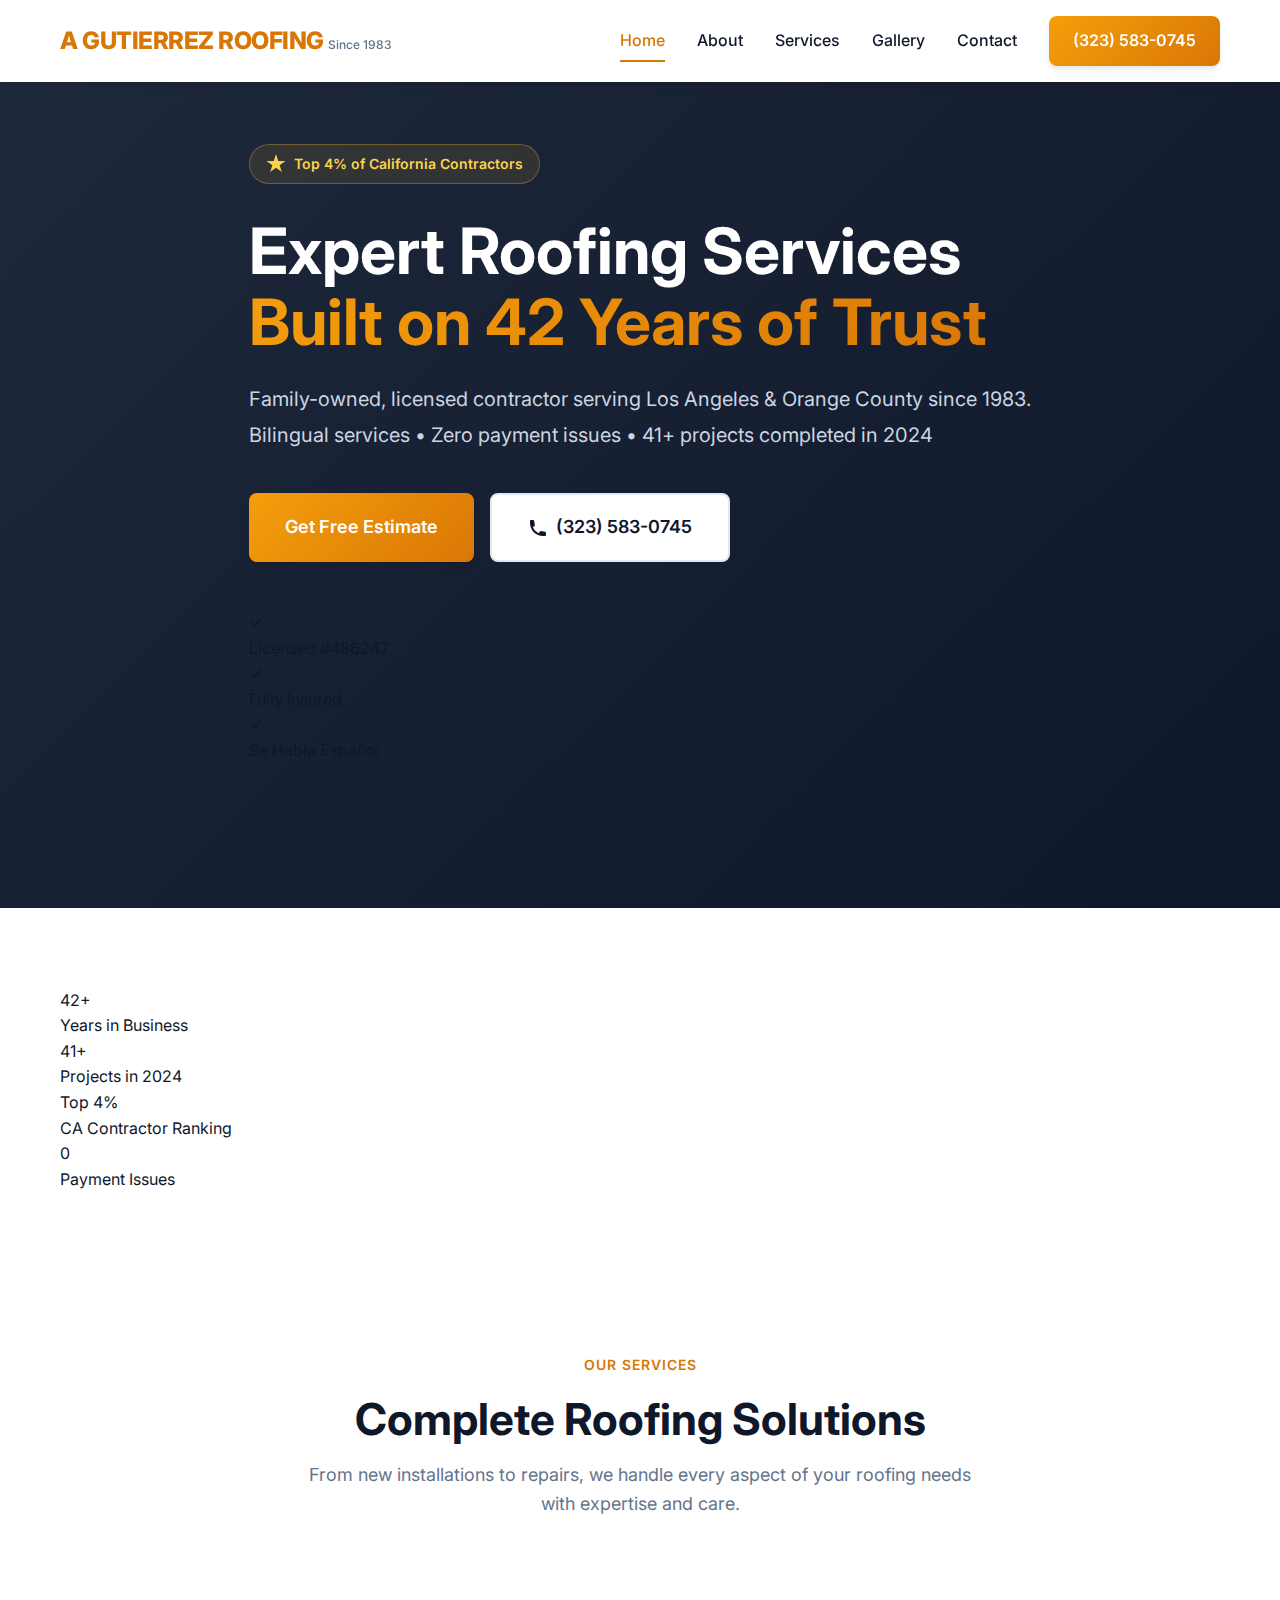
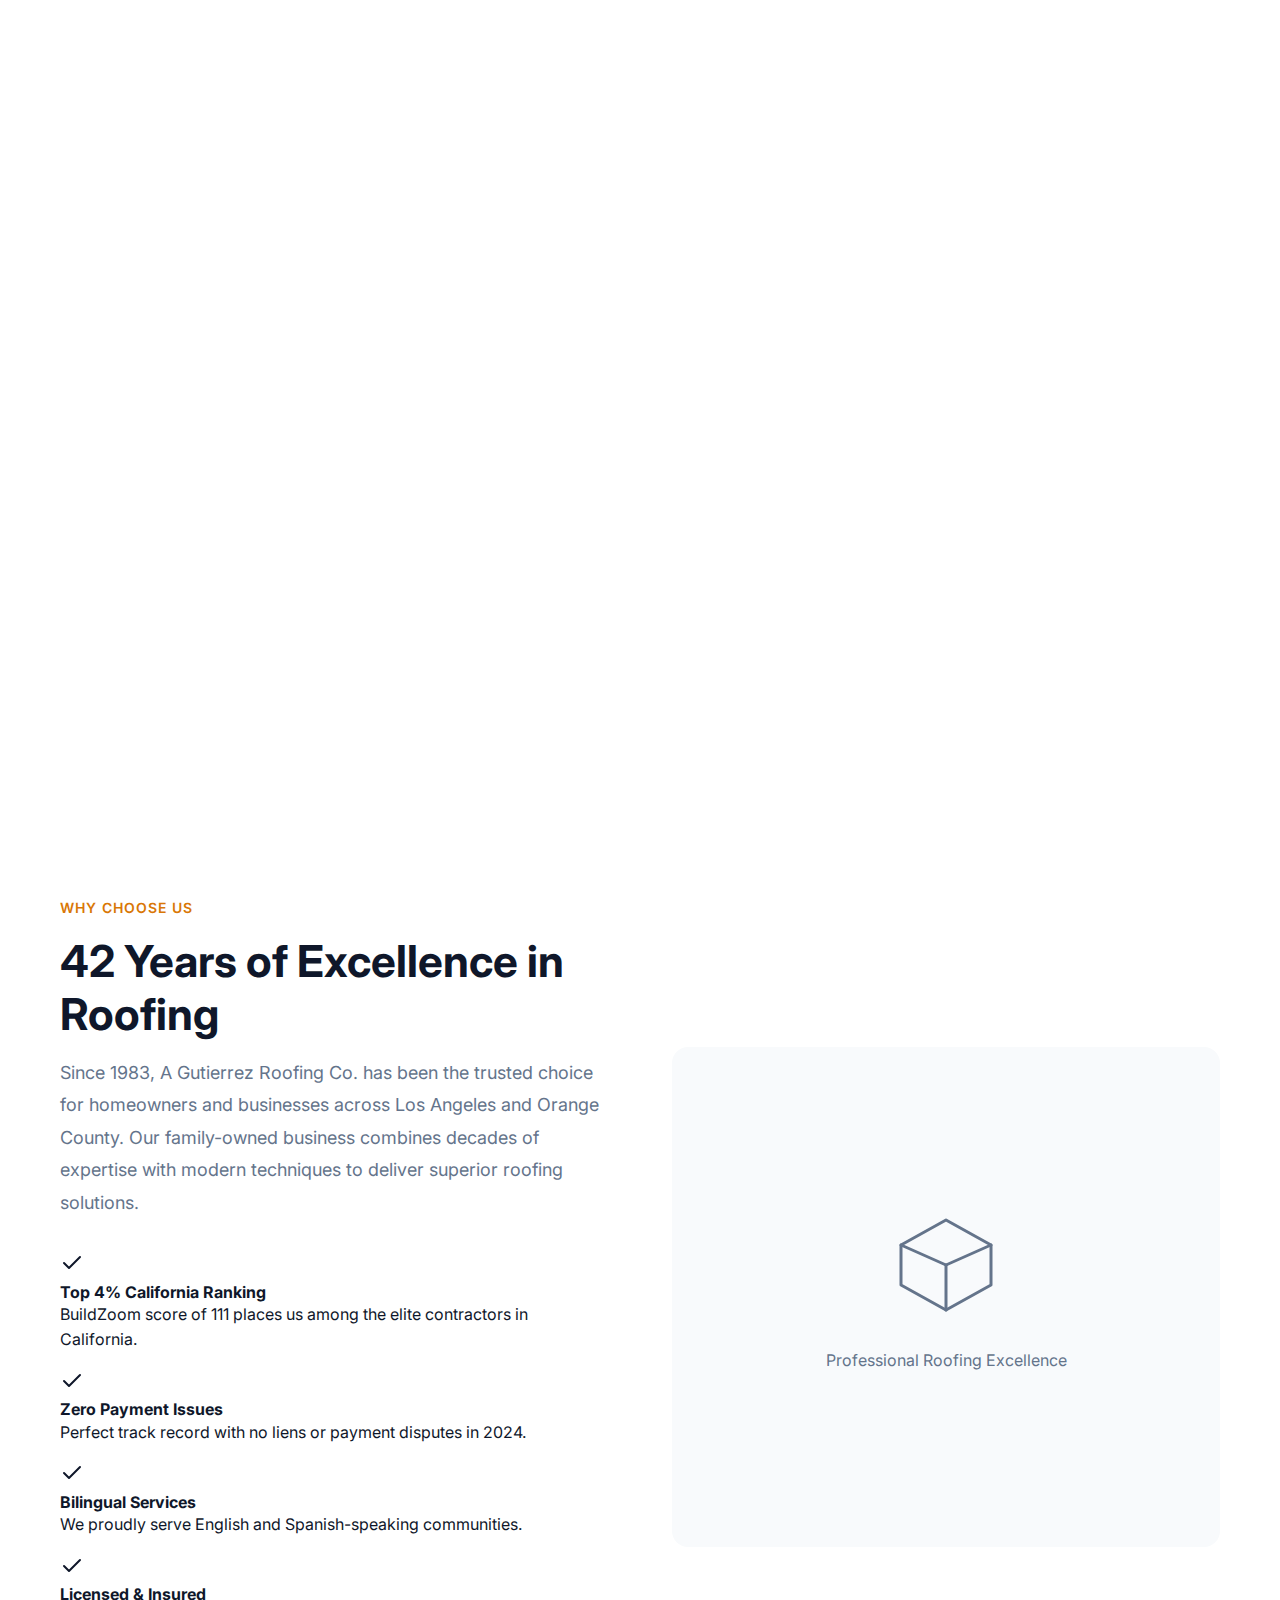
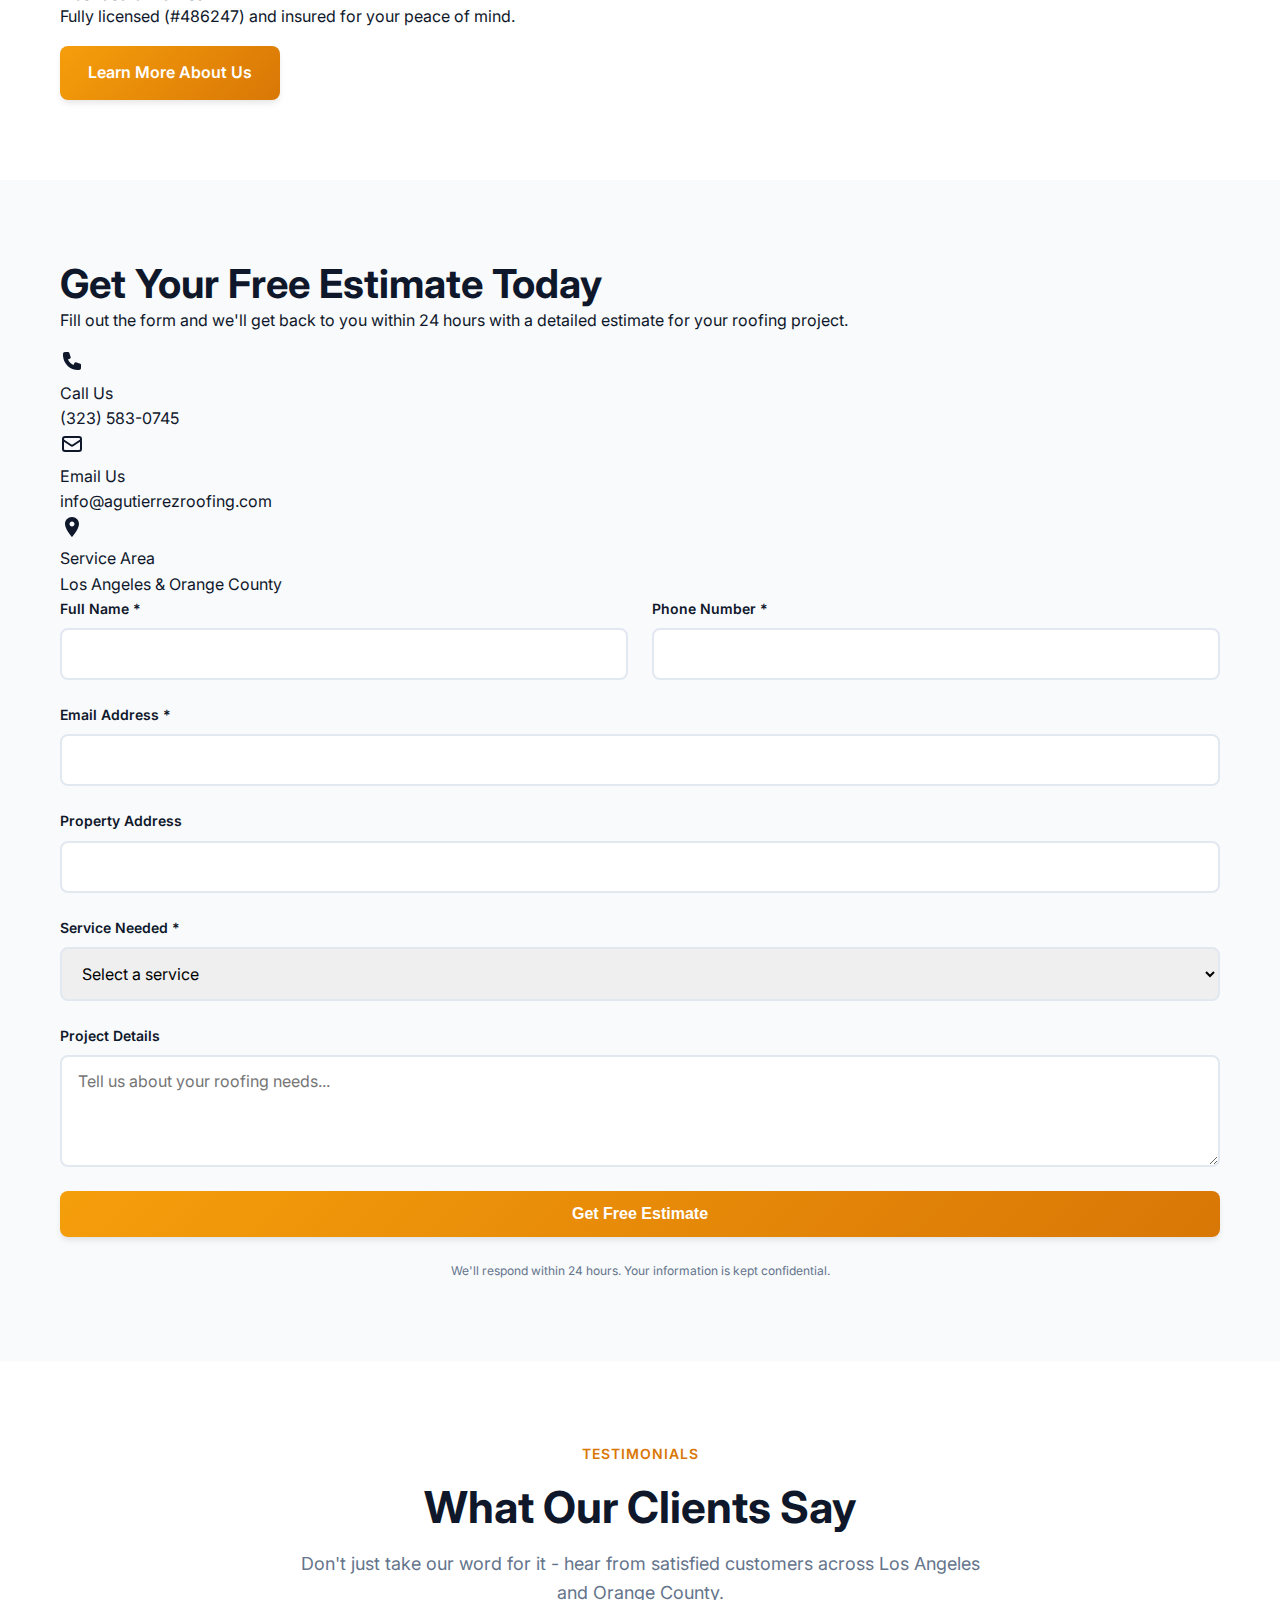
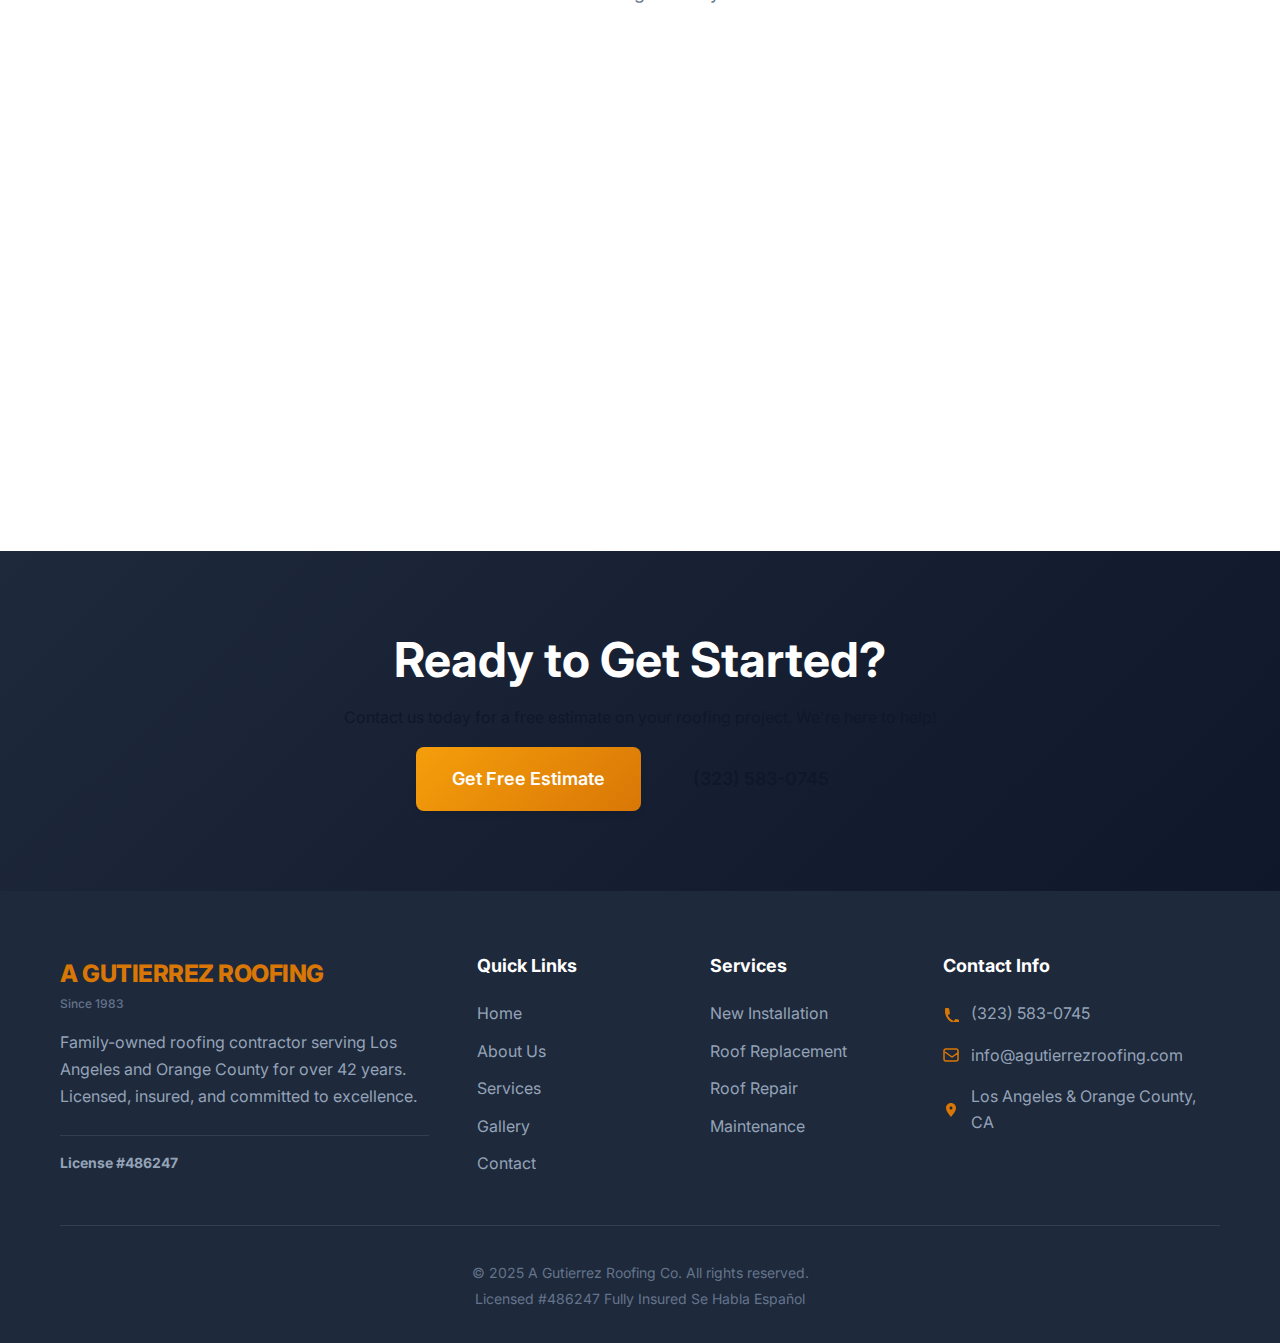
<file: index.html>
<!DOCTYPE html>
<html lang="en">
<head>
    <meta charset="UTF-8">
    <meta name="viewport" content="width=device-width, initial-scale=1.0">
    <meta name="description" content="A Gutierrez Roofing Co. - Top 4% California contractor serving Los Angeles & Orange County since 1983. Licensed, family-owned, bilingual roofing services.">
    <title>A Gutierrez Roofing Co. | Expert Roofing Since 1983 | Los Angeles & Orange County</title>
    <link rel="stylesheet" href="css/styles.css">
    <link rel="preconnect" href="https://fonts.googleapis.com">
    <link rel="preconnect" href="https://fonts.gstatic.com" crossorigin>
    <link href="https://fonts.googleapis.com/css2?family=Inter:wght@300;400;500;600;700;800&family=Playfair+Display:wght@600;700;800&display=swap" rel="stylesheet">
</head>
<body>
    <!-- Navigation -->
    <nav class="navbar" id="navbar">
        <div class="container">
            <div class="nav-wrapper">
                <div class="logo">
                    <a href="index.html">
                        <span class="logo-text">A GUTIERREZ ROOFING</span>
                        <span class="logo-subtext">Since 1983</span>
                    </a>
                </div>
                <div class="nav-menu" id="navMenu">
                    <a href="index.html" class="nav-link active">Home</a>
                    <a href="about.html" class="nav-link">About</a>
                    <a href="services.html" class="nav-link">Services</a>
                    <a href="gallery.html" class="nav-link">Gallery</a>
                    <a href="contact.html" class="nav-link">Contact</a>
                    <a href="tel:3235830745" class="nav-phone">(323) 583-0745</a>
                </div>
                <div class="nav-toggle" id="navToggle">
                    <span></span>
                    <span></span>
                    <span></span>
                </div>
            </div>
        </div>
    </nav>

    <!-- Hero Section -->
    <section class="hero">
        <div class="hero-overlay"></div>
        <div class="container">
            <div class="hero-content">
                <div class="hero-badge">
                    <svg width="20" height="20" viewBox="0 0 20 20" fill="none" xmlns="http://www.w3.org/2000/svg">
                        <path d="M10 0L12.2451 6.90983H19.5106L13.6327 11.1803L15.8779 18.0902L10 13.8197L4.12215 18.0902L6.36729 11.1803L0.489435 6.90983H7.75486L10 0Z" fill="currentColor"/>
                    </svg>
                    Top 4% of California Contractors
                </div>
                <h1 class="hero-title">
                    Expert Roofing Services<br>
                    <span class="gradient-text">Built on 42 Years of Trust</span>
                </h1>
                <p class="hero-subtitle">
                    Family-owned, licensed contractor serving Los Angeles & Orange County since 1983.<br>
                    Bilingual services • Zero payment issues • 41+ projects completed in 2024
                </p>
                <div class="hero-cta">
                    <a href="#quote-form" class="btn btn-primary btn-lg">Get Free Estimate</a>
                    <a href="tel:3235830745" class="btn btn-secondary btn-lg">
                        <svg width="20" height="20" viewBox="0 0 20 20" fill="none" xmlns="http://www.w3.org/2000/svg">
                            <path d="M2 3C2 2.44772 2.44772 2 3 2H5.15287C5.64171 2 6.0589 2.35341 6.13927 2.8356L6.87858 7.27147C6.95075 7.70451 6.73206 8.13397 6.3394 8.3303L4.79126 9.10437C5.90756 11.8783 8.12168 14.0924 10.8956 15.2087L11.6697 13.6606C11.866 13.2679 12.2955 13.0492 12.7285 13.1214L17.1644 13.8607C17.6466 13.9411 18 14.3583 18 14.8471V17C18 17.5523 17.5523 18 17 18H15C7.8203 18 2 12.1797 2 5V3Z" fill="currentColor"/>
                        </svg>
                        (323) 583-0745
                    </a>
                </div>
                <div class="hero-trust">
                    <div class="trust-item">
                        <div class="trust-icon">✓</div>
                        <span>Licensed #486247</span>
                    </div>
                    <div class="trust-item">
                        <div class="trust-icon">✓</div>
                        <span>Fully Insured</span>
                    </div>
                    <div class="trust-item">
                        <div class="trust-icon">✓</div>
                        <span>Se Habla Español</span>
                    </div>
                </div>
            </div>
        </div>
    </section>

    <!-- Stats Section -->
    <section class="stats-section">
        <div class="container">
            <div class="stats-grid">
                <div class="stat-card">
                    <div class="stat-number">42+</div>
                    <div class="stat-label">Years in Business</div>
                </div>
                <div class="stat-card">
                    <div class="stat-number">41+</div>
                    <div class="stat-label">Projects in 2024</div>
                </div>
                <div class="stat-card">
                    <div class="stat-number">Top 4%</div>
                    <div class="stat-label">CA Contractor Ranking</div>
                </div>
                <div class="stat-card">
                    <div class="stat-number">0</div>
                    <div class="stat-label">Payment Issues</div>
                </div>
            </div>
        </div>
    </section>

    <!-- Services Overview -->
    <section class="services-overview">
        <div class="container">
            <div class="section-header">
                <span class="section-label">Our Services</span>
                <h2 class="section-title">Complete Roofing Solutions</h2>
                <p class="section-subtitle">From new installations to repairs, we handle every aspect of your roofing needs with expertise and care.</p>
            </div>
            <div class="services-grid">
                <div class="service-card">
                    <div class="service-icon">
                        <svg width="48" height="48" viewBox="0 0 48 48" fill="none" xmlns="http://www.w3.org/2000/svg">
                            <path d="M24 4L44 16V32L24 44L4 32V16L24 4Z" stroke="currentColor" stroke-width="2" stroke-linecap="round" stroke-linejoin="round"/>
                            <path d="M24 24V44" stroke="currentColor" stroke-width="2" stroke-linecap="round" stroke-linejoin="round"/>
                            <path d="M24 24L44 16" stroke="currentColor" stroke-width="2" stroke-linecap="round" stroke-linejoin="round"/>
                            <path d="M24 24L4 16" stroke="currentColor" stroke-width="2" stroke-linecap="round" stroke-linejoin="round"/>
                        </svg>
                    </div>
                    <h3 class="service-title">New Roof Installation</h3>
                    <p class="service-description">Expert installation of residential and commercial roofing systems with premium materials and craftsmanship.</p>
                    <a href="services.html#new-installation" class="service-link">Learn More →</a>
                </div>
                <div class="service-card">
                    <div class="service-icon">
                        <svg width="48" height="48" viewBox="0 0 48 48" fill="none" xmlns="http://www.w3.org/2000/svg">
                            <path d="M8 24L24 8L40 24" stroke="currentColor" stroke-width="2" stroke-linecap="round" stroke-linejoin="round"/>
                            <path d="M12 20V40H36V20" stroke="currentColor" stroke-width="2" stroke-linecap="round" stroke-linejoin="round"/>
                            <path d="M20 40V28H28V40" stroke="currentColor" stroke-width="2" stroke-linecap="round" stroke-linejoin="round"/>
                        </svg>
                    </div>
                    <h3 class="service-title">Roof Replacement</h3>
                    <p class="service-description">Complete reroof services to extend your roof's life and improve your property's value and protection.</p>
                    <a href="services.html#replacement" class="service-link">Learn More →</a>
                </div>
                <div class="service-card">
                    <div class="service-icon">
                        <svg width="48" height="48" viewBox="0 0 48 48" fill="none" xmlns="http://www.w3.org/2000/svg">
                            <path d="M24 4L44 16L24 28L4 16L24 4Z" stroke="currentColor" stroke-width="2" stroke-linecap="round" stroke-linejoin="round"/>
                            <path d="M4 32L24 44L44 32" stroke="currentColor" stroke-width="2" stroke-linecap="round" stroke-linejoin="round"/>
                            <path d="M4 24L24 36L44 24" stroke="currentColor" stroke-width="2" stroke-linecap="round" stroke-linejoin="round"/>
                        </svg>
                    </div>
                    <h3 class="service-title">Roof Repair</h3>
                    <p class="service-description">Fast, reliable repairs for leaks, damage, and wear. We fix it right the first time, guaranteed.</p>
                    <a href="services.html#repair" class="service-link">Learn More →</a>
                </div>
                <div class="service-card">
                    <div class="service-icon">
                        <svg width="48" height="48" viewBox="0 0 48 48" fill="none" xmlns="http://www.w3.org/2000/svg">
                            <circle cx="24" cy="24" r="20" stroke="currentColor" stroke-width="2"/>
                            <path d="M24 14V24L30 30" stroke="currentColor" stroke-width="2" stroke-linecap="round"/>
                        </svg>
                    </div>
                    <h3 class="service-title">Maintenance</h3>
                    <p class="service-description">Regular inspections and preventive maintenance to catch issues early and extend your roof's lifespan.</p>
                    <a href="services.html#maintenance" class="service-link">Learn More →</a>
                </div>
            </div>
        </div>
    </section>

    <!-- Why Choose Us -->
    <section class="why-choose">
        <div class="container">
            <div class="why-choose-grid">
                <div class="why-choose-content">
                    <span class="section-label">Why Choose Us</span>
                    <h2 class="section-title">42 Years of Excellence in Roofing</h2>
                    <p class="why-choose-text">Since 1983, A Gutierrez Roofing Co. has been the trusted choice for homeowners and businesses across Los Angeles and Orange County. Our family-owned business combines decades of expertise with modern techniques to deliver superior roofing solutions.</p>
                    
                    <div class="features-list">
                        <div class="feature-item">
                            <div class="feature-icon">
                                <svg width="24" height="24" viewBox="0 0 24 24" fill="none" xmlns="http://www.w3.org/2000/svg">
                                    <path d="M20 6L9 17L4 12" stroke="currentColor" stroke-width="2" stroke-linecap="round" stroke-linejoin="round"/>
                                </svg>
                            </div>
                            <div class="feature-content">
                                <h4>Top 4% California Ranking</h4>
                                <p>BuildZoom score of 111 places us among the elite contractors in California.</p>
                            </div>
                        </div>
                        <div class="feature-item">
                            <div class="feature-icon">
                                <svg width="24" height="24" viewBox="0 0 24 24" fill="none" xmlns="http://www.w3.org/2000/svg">
                                    <path d="M20 6L9 17L4 12" stroke="currentColor" stroke-width="2" stroke-linecap="round" stroke-linejoin="round"/>
                                </svg>
                            </div>
                            <div class="feature-content">
                                <h4>Zero Payment Issues</h4>
                                <p>Perfect track record with no liens or payment disputes in 2024.</p>
                            </div>
                        </div>
                        <div class="feature-item">
                            <div class="feature-icon">
                                <svg width="24" height="24" viewBox="0 0 24 24" fill="none" xmlns="http://www.w3.org/2000/svg">
                                    <path d="M20 6L9 17L4 12" stroke="currentColor" stroke-width="2" stroke-linecap="round" stroke-linejoin="round"/>
                                </svg>
                            </div>
                            <div class="feature-content">
                                <h4>Bilingual Services</h4>
                                <p>We proudly serve English and Spanish-speaking communities.</p>
                            </div>
                        </div>
                        <div class="feature-item">
                            <div class="feature-icon">
                                <svg width="24" height="24" viewBox="0 0 24 24" fill="none" xmlns="http://www.w3.org/2000/svg">
                                    <path d="M20 6L9 17L4 12" stroke="currentColor" stroke-width="2" stroke-linecap="round" stroke-linejoin="round"/>
                                </svg>
                            </div>
                            <div class="feature-content">
                                <h4>Licensed & Insured</h4>
                                <p>Fully licensed (#486247) and insured for your peace of mind.</p>
                            </div>
                        </div>
                    </div>

                    <a href="about.html" class="btn btn-primary">Learn More About Us</a>
                </div>
                <div class="why-choose-image">
                    <div class="image-placeholder">
                        <div class="placeholder-content">
                            <svg width="80" height="80" viewBox="0 0 80 80" fill="none" xmlns="http://www.w3.org/2000/svg">
                                <path d="M40 10L70 26.6667V53.3333L40 70L10 53.3333V26.6667L40 10Z" stroke="currentColor" stroke-width="2" stroke-linecap="round" stroke-linejoin="round"/>
                                <path d="M40 40V70" stroke="currentColor" stroke-width="2" stroke-linecap="round" stroke-linejoin="round"/>
                                <path d="M40 40L70 26.6667" stroke="currentColor" stroke-width="2" stroke-linecap="round" stroke-linejoin="round"/>
                                <path d="M40 40L10 26.6667" stroke="currentColor" stroke-width="2" stroke-linecap="round" stroke-linejoin="round"/>
                            </svg>
                            <p>Professional Roofing Excellence</p>
                        </div>
                    </div>
                </div>
            </div>
        </div>
    </section>

    <!-- Quote Form Section -->
    <section class="quote-section" id="quote-form">
        <div class="container">
            <div class="quote-wrapper">
                <div class="quote-info">
                    <h2 class="quote-title">Get Your Free Estimate Today</h2>
                    <p class="quote-description">Fill out the form and we'll get back to you within 24 hours with a detailed estimate for your roofing project.</p>
                    
                    <div class="contact-methods">
                        <div class="contact-method">
                            <div class="contact-icon">
                                <svg width="24" height="24" viewBox="0 0 24 24" fill="none" xmlns="http://www.w3.org/2000/svg">
                                    <path d="M3 5C3 3.89543 3.89543 3 5 3H8.27924C8.70967 3 9.09181 3.27543 9.22792 3.68377L10.7257 8.17721C10.8831 8.64932 10.6694 9.16531 10.2243 9.38787L7.96701 10.5165C9.06925 12.9612 11.0388 14.9308 13.4835 16.033L14.6121 13.7757C14.8347 13.3306 15.3507 13.1169 15.8228 13.2743L20.3162 14.7721C20.7246 14.9082 21 15.2903 21 15.7208V19C21 20.1046 20.1046 21 19 21H18C9.71573 21 3 14.2843 3 6V5Z" fill="currentColor"/>
                                </svg>
                            </div>
                            <div class="contact-details">
                                <div class="contact-label">Call Us</div>
                                <a href="tel:3235830745" class="contact-value">(323) 583-0745</a>
                            </div>
                        </div>
                        <div class="contact-method">
                            <div class="contact-icon">
                                <svg width="24" height="24" viewBox="0 0 24 24" fill="none" xmlns="http://www.w3.org/2000/svg">
                                    <path d="M3 8L10.89 13.26C11.5417 13.6728 12.4583 13.6728 13.11 13.26L21 8M5 19H19C20.1046 19 21 18.1046 21 17V7C21 5.89543 20.1046 5 19 5H5C3.89543 5 3 5.89543 3 7V17C3 18.1046 3.89543 19 5 19Z" stroke="currentColor" stroke-width="2" stroke-linecap="round" stroke-linejoin="round"/>
                                </svg>
                            </div>
                            <div class="contact-details">
                                <div class="contact-label">Email Us</div>
                                <a href="mailto:info@agutierrezroofing.com" class="contact-value">info@agutierrezroofing.com</a>
                            </div>
                        </div>
                        <div class="contact-method">
                            <div class="contact-icon">
                                <svg width="24" height="24" viewBox="0 0 24 24" fill="none" xmlns="http://www.w3.org/2000/svg">
                                    <path d="M12 2C8.13 2 5 5.13 5 9C5 14.25 12 22 12 22C12 22 19 14.25 19 9C19 5.13 15.87 2 12 2ZM12 11.5C10.62 11.5 9.5 10.38 9.5 9C9.5 7.62 10.62 6.5 12 6.5C13.38 6.5 14.5 7.62 14.5 9C14.5 10.38 13.38 11.5 12 11.5Z" fill="currentColor"/>
                                </svg>
                            </div>
                            <div class="contact-details">
                                <div class="contact-label">Service Area</div>
                                <div class="contact-value">Los Angeles & Orange County</div>
                            </div>
                        </div>
                    </div>
                </div>
                
                <form class="quote-form" id="quoteForm">
                    <div class="form-row">
                        <div class="form-group">
                            <label for="name">Full Name *</label>
                            <input type="text" id="name" name="name" required>
                        </div>
                        <div class="form-group">
                            <label for="phone">Phone Number *</label>
                            <input type="tel" id="phone" name="phone" required>
                        </div>
                    </div>
                    <div class="form-group">
                        <label for="email">Email Address *</label>
                        <input type="email" id="email" name="email" required>
                    </div>
                    <div class="form-group">
                        <label for="address">Property Address</label>
                        <input type="text" id="address" name="address">
                    </div>
                    <div class="form-group">
                        <label for="service">Service Needed *</label>
                        <select id="service" name="service" required>
                            <option value="">Select a service</option>
                            <option value="new-installation">New Roof Installation</option>
                            <option value="replacement">Roof Replacement</option>
                            <option value="repair">Roof Repair</option>
                            <option value="maintenance">Maintenance</option>
                            <option value="inspection">Inspection</option>
                            <option value="other">Other</option>
                        </select>
                    </div>
                    <div class="form-group">
                        <label for="message">Project Details</label>
                        <textarea id="message" name="message" rows="4" placeholder="Tell us about your roofing needs..."></textarea>
                    </div>
                    <button type="submit" class="btn btn-primary btn-block">Get Free Estimate</button>
                    <p class="form-note">We'll respond within 24 hours. Your information is kept confidential.</p>
                </form>
            </div>
        </div>
    </section>

    <!-- Testimonials -->
    <section class="testimonials">
        <div class="container">
            <div class="section-header">
                <span class="section-label">Testimonials</span>
                <h2 class="section-title">What Our Clients Say</h2>
                <p class="section-subtitle">Don't just take our word for it - hear from satisfied customers across Los Angeles and Orange County.</p>
            </div>
            <div class="testimonials-grid">
                <div class="testimonial-card">
                    <div class="testimonial-rating">
                        <svg width="20" height="20" viewBox="0 0 20 20" fill="currentColor">
                            <path d="M10 0L12.2451 6.90983H19.5106L13.6327 11.1803L15.8779 18.0902L10 13.8197L4.12215 18.0902L6.36729 11.1803L0.489435 6.90983H7.75486L10 0Z"/>
                        </svg>
                        <svg width="20" height="20" viewBox="0 0 20 20" fill="currentColor">
                            <path d="M10 0L12.2451 6.90983H19.5106L13.6327 11.1803L15.8779 18.0902L10 13.8197L4.12215 18.0902L6.36729 11.1803L0.489435 6.90983H7.75486L10 0Z"/>
                        </svg>
                        <svg width="20" height="20" viewBox="0 0 20 20" fill="currentColor">
                            <path d="M10 0L12.2451 6.90983H19.5106L13.6327 11.1803L15.8779 18.0902L10 13.8197L4.12215 18.0902L6.36729 11.1803L0.489435 6.90983H7.75486L10 0Z"/>
                        </svg>
                        <svg width="20" height="20" viewBox="0 0 20 20" fill="currentColor">
                            <path d="M10 0L12.2451 6.90983H19.5106L13.6327 11.1803L15.8779 18.0902L10 13.8197L4.12215 18.0902L6.36729 11.1803L0.489435 6.90983H7.75486L10 0Z"/>
                        </svg>
                        <svg width="20" height="20" viewBox="0 0 20 20" fill="currentColor">
                            <path d="M10 0L12.2451 6.90983H19.5106L13.6327 11.1803L15.8779 18.0902L10 13.8197L4.12215 18.0902L6.36729 11.1803L0.489435 6.90983H7.75486L10 0Z"/>
                        </svg>
                    </div>
                    <p class="testimonial-text">"Excellent service from start to finish. Jose and his team were professional, efficient, and the quality of work exceeded our expectations. Our new roof looks amazing!"</p>
                    <div class="testimonial-author">
                        <div class="author-avatar">M</div>
                        <div class="author-info">
                            <div class="author-name">Maria Rodriguez</div>
                            <div class="author-location">Los Angeles, CA</div>
                        </div>
                    </div>
                </div>
                <div class="testimonial-card">
                    <div class="testimonial-rating">
                        <svg width="20" height="20" viewBox="0 0 20 20" fill="currentColor">
                            <path d="M10 0L12.2451 6.90983H19.5106L13.6327 11.1803L15.8779 18.0902L10 13.8197L4.12215 18.0902L6.36729 11.1803L0.489435 6.90983H7.75486L10 0Z"/>
                        </svg>
                        <svg width="20" height="20" viewBox="0 0 20 20" fill="currentColor">
                            <path d="M10 0L12.2451 6.90983H19.5106L13.6327 11.1803L15.8779 18.0902L10 13.8197L4.12215 18.0902L6.36729 11.1803L0.489435 6.90983H7.75486L10 0Z"/>
                        </svg>
                        <svg width="20" height="20" viewBox="0 0 20 20" fill="currentColor">
                            <path d="M10 0L12.2451 6.90983H19.5106L13.6327 11.1803L15.8779 18.0902L10 13.8197L4.12215 18.0902L6.36729 11.1803L0.489435 6.90983H7.75486L10 0Z"/>
                        </svg>
                        <svg width="20" height="20" viewBox="0 0 20 20" fill="currentColor">
                            <path d="M10 0L12.2451 6.90983H19.5106L13.6327 11.1803L15.8779 18.0902L10 13.8197L4.12215 18.0902L6.36729 11.1803L0.489435 6.90983H7.75486L10 0Z"/>
                        </svg>
                        <svg width="20" height="20" viewBox="0 0 20 20" fill="currentColor">
                            <path d="M10 0L12.2451 6.90983H19.5106L13.6327 11.1803L15.8779 18.0902L10 13.8197L4.12215 18.0902L6.36729 11.1803L0.489435 6.90983H7.75486L10 0Z"/>
                        </svg>
                    </div>
                    <p class="testimonial-text">"We had a leak that needed immediate attention. A Gutierrez Roofing responded quickly and fixed the problem professionally. Very reliable and reasonably priced."</p>
                    <div class="testimonial-author">
                        <div class="author-avatar">J</div>
                        <div class="author-info">
                            <div class="author-name">John Chen</div>
                            <div class="author-location">Orange County, CA</div>
                        </div>
                    </div>
                </div>
                <div class="testimonial-card">
                    <div class="testimonial-rating">
                        <svg width="20" height="20" viewBox="0 0 20 20" fill="currentColor">
                            <path d="M10 0L12.2451 6.90983H19.5106L13.6327 11.1803L15.8779 18.0902L10 13.8197L4.12215 18.0902L6.36729 11.1803L0.489435 6.90983H7.75486L10 0Z"/>
                        </svg>
                        <svg width="20" height="20" viewBox="0 0 20 20" fill="currentColor">
                            <path d="M10 0L12.2451 6.90983H19.5106L13.6327 11.1803L15.8779 18.0902L10 13.8197L4.12215 18.0902L6.36729 11.1803L0.489435 6.90983H7.75486L10 0Z"/>
                        </svg>
                        <svg width="20" height="20" viewBox="0 0 20 20" fill="currentColor">
                            <path d="M10 0L12.2451 6.90983H19.5106L13.6327 11.1803L15.8779 18.0902L10 13.8197L4.12215 18.0902L6.36729 11.1803L0.489435 6.90983H7.75486L10 0Z"/>
                        </svg>
                        <svg width="20" height="20" viewBox="0 0 20 20" fill="currentColor">
                            <path d="M10 0L12.2451 6.90983H19.5106L13.6327 11.1803L15.8779 18.0902L10 13.8197L4.12215 18.0902L6.36729 11.1803L0.489435 6.90983H7.75486L10 0Z"/>
                        </svg>
                        <svg width="20" height="20" viewBox="0 0 20 20" fill="currentColor">
                            <path d="M10 0L12.2451 6.90983H19.5106L13.6327 11.1803L15.8779 18.0902L10 13.8197L4.12215 18.0902L6.36729 11.1803L0.489435 6.90983H7.75486L10 0Z"/>
                        </svg>
                    </div>
                    <p class="testimonial-text">"Family-owned business that truly cares about their customers. They explained everything clearly in both English and Spanish. Highly recommend!"</p>
                    <div class="testimonial-author">
                        <div class="author-avatar">S</div>
                        <div class="author-info">
                            <div class="author-name">Sofia Martinez</div>
                            <div class="author-location">Los Angeles, CA</div>
                        </div>
                    </div>
                </div>
            </div>
        </div>
    </section>

    <!-- CTA Section -->
    <section class="cta-section">
        <div class="container">
            <div class="cta-content">
                <h2 class="cta-title">Ready to Get Started?</h2>
                <p class="cta-subtitle">Contact us today for a free estimate on your roofing project. We're here to help!</p>
                <div class="cta-buttons">
                    <a href="#quote-form" class="btn btn-primary btn-lg">Get Free Estimate</a>
                    <a href="tel:3235830745" class="btn btn-secondary-outline btn-lg">(323) 583-0745</a>
                </div>
            </div>
        </div>
    </section>

    <!-- Footer -->
    <footer class="footer">
        <div class="container">
            <div class="footer-grid">
                <div class="footer-col">
                    <div class="footer-logo">
                        <span class="logo-text">A GUTIERREZ ROOFING</span>
                        <span class="logo-subtext">Since 1983</span>
                    </div>
                    <p class="footer-description">Family-owned roofing contractor serving Los Angeles and Orange County for over 42 years. Licensed, insured, and committed to excellence.</p>
                    <div class="footer-license">
                        <strong>License #486247</strong>
                    </div>
                </div>
                <div class="footer-col">
                    <h4 class="footer-title">Quick Links</h4>
                    <ul class="footer-links">
                        <li><a href="index.html">Home</a></li>
                        <li><a href="about.html">About Us</a></li>
                        <li><a href="services.html">Services</a></li>
                        <li><a href="gallery.html">Gallery</a></li>
                        <li><a href="contact.html">Contact</a></li>
                    </ul>
                </div>
                <div class="footer-col">
                    <h4 class="footer-title">Services</h4>
                    <ul class="footer-links">
                        <li><a href="services.html#new-installation">New Installation</a></li>
                        <li><a href="services.html#replacement">Roof Replacement</a></li>
                        <li><a href="services.html#repair">Roof Repair</a></li>
                        <li><a href="services.html#maintenance">Maintenance</a></li>
                    </ul>
                </div>
                <div class="footer-col">
                    <h4 class="footer-title">Contact Info</h4>
                    <ul class="footer-contact">
                        <li>
                            <svg width="16" height="16" viewBox="0 0 16 16" fill="none" xmlns="http://www.w3.org/2000/svg">
                                <path d="M2 3C2 2.44772 2.44772 2 3 2H5.15287C5.64171 2 6.0589 2.35341 6.13927 2.8356L6.87858 7.27147C6.95075 7.70451 6.73206 8.13397 6.3394 8.3303L4.79126 9.10437C5.90756 11.8783 8.12168 14.0924 10.8956 15.2087L11.6697 13.6606C11.866 13.2679 12.2955 13.0492 12.7285 13.1214L17.1644 13.8607C17.6466 13.9411 18 14.3583 18 14.8471V17C18 17.5523 17.5523 18 17 18H15C7.8203 18 2 12.1797 2 5V3Z" fill="currentColor"/>
                            </svg>
                            <a href="tel:3235830745">(323) 583-0745</a>
                        </li>
                        <li>
                            <svg width="16" height="16" viewBox="0 0 16 16" fill="none" xmlns="http://www.w3.org/2000/svg">
                                <path d="M2 5L8.16 9.5C8.67 9.82 9.33 9.82 9.84 9.5L16 5M3 14H13C14.1 14 15 13.1 15 12V4C15 2.9 14.1 2 13 2H3C1.9 2 1 2.9 1 4V12C1 13.1 1.9 14 3 14Z" stroke="currentColor" stroke-width="1.5"/>
                            </svg>
                            <a href="mailto:info@agutierrezroofing.com">info@agutierrezroofing.com</a>
                        </li>
                        <li>
                            <svg width="16" height="16" viewBox="0 0 16 16" fill="none" xmlns="http://www.w3.org/2000/svg">
                                <path d="M8 1C5.24 1 3 3.24 3 6C3 9.5 8 15 8 15C8 15 13 9.5 13 6C13 3.24 10.76 1 8 1ZM8 7.5C7.17 7.5 6.5 6.83 6.5 6C6.5 5.17 7.17 4.5 8 4.5C8.83 4.5 9.5 5.17 9.5 6C9.5 6.83 8.83 7.5 8 7.5Z" fill="currentColor"/>
                            </svg>
                            <span>Los Angeles & Orange County, CA</span>
                        </li>
                    </ul>
                </div>
            </div>
            <div class="footer-bottom">
                <p>&copy; 2025 A Gutierrez Roofing Co. All rights reserved.</p>
                <div class="footer-badges">
                    <span class="badge">Licensed #486247</span>
                    <span class="badge">Fully Insured</span>
                    <span class="badge">Se Habla Español</span>
                </div>
            </div>
        </div>
    </footer>

    <script src="js/main.js"></script>
</body>
</html>
</file>
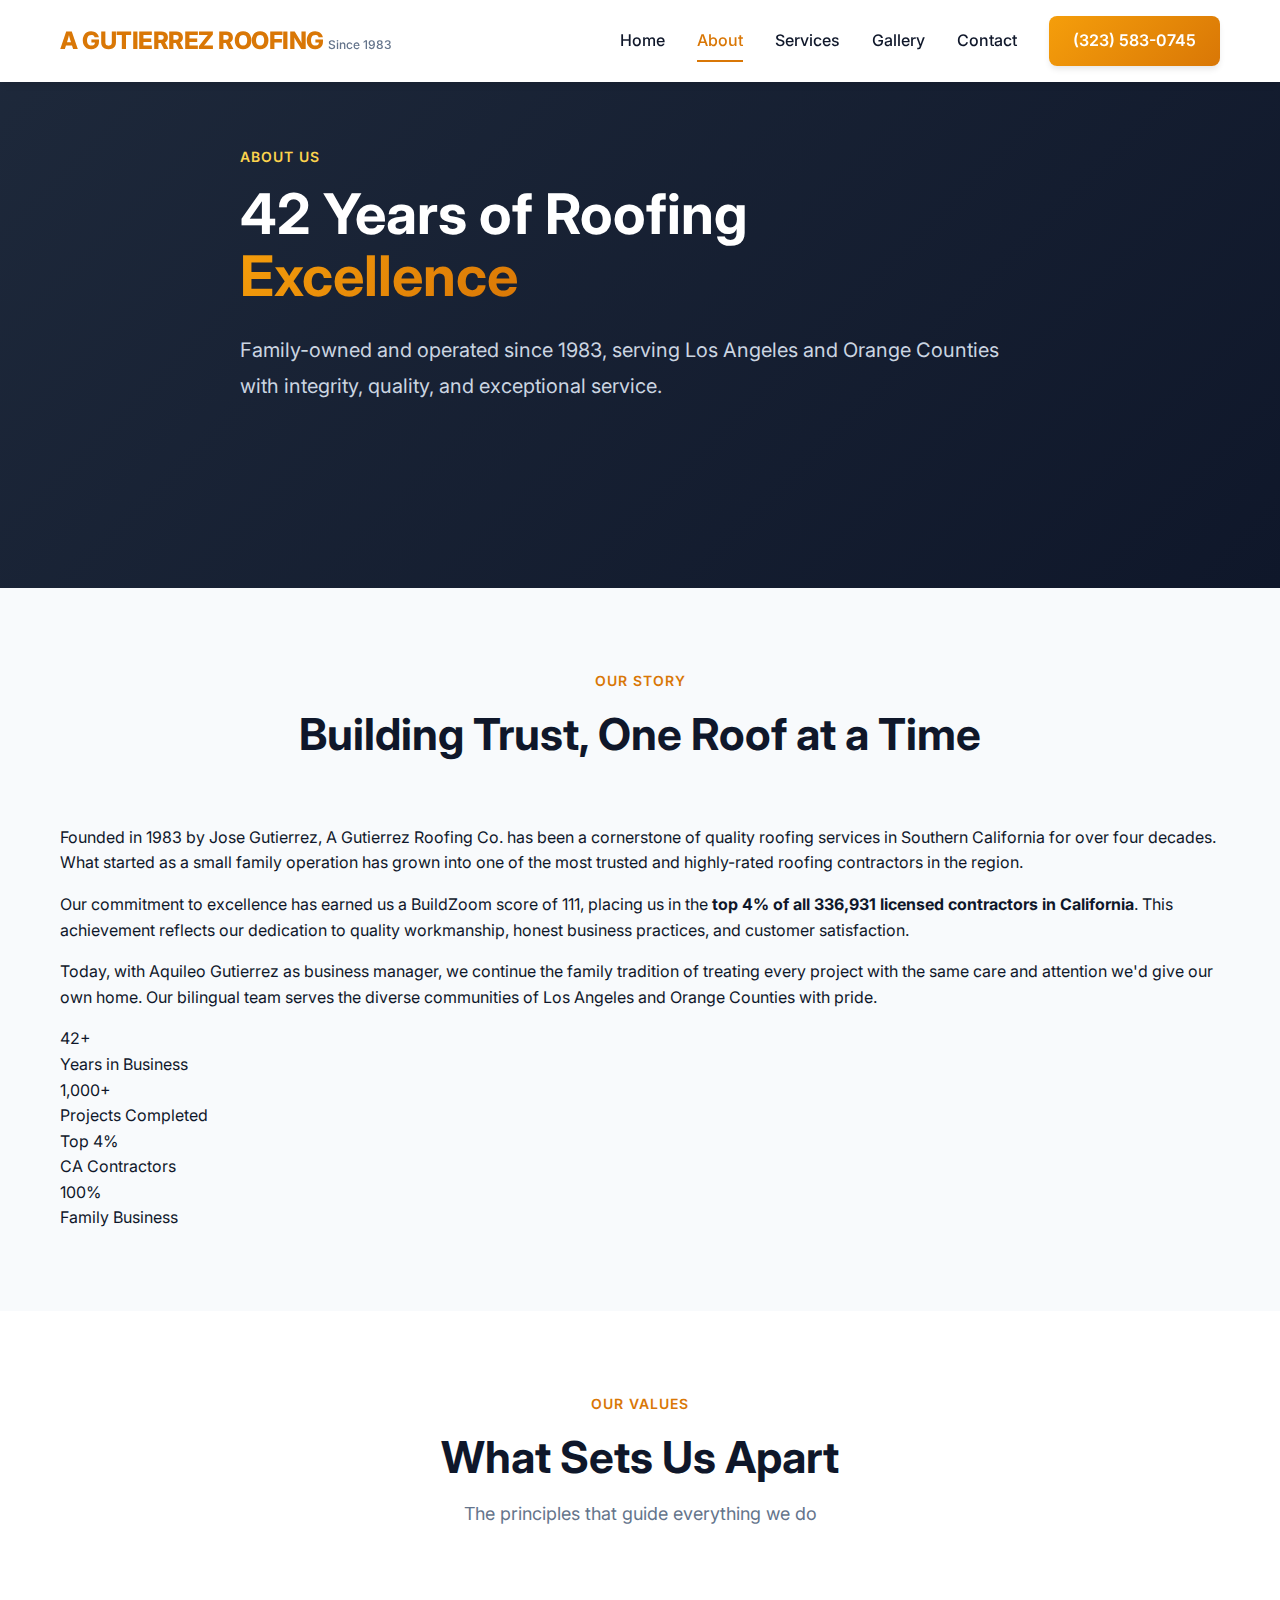
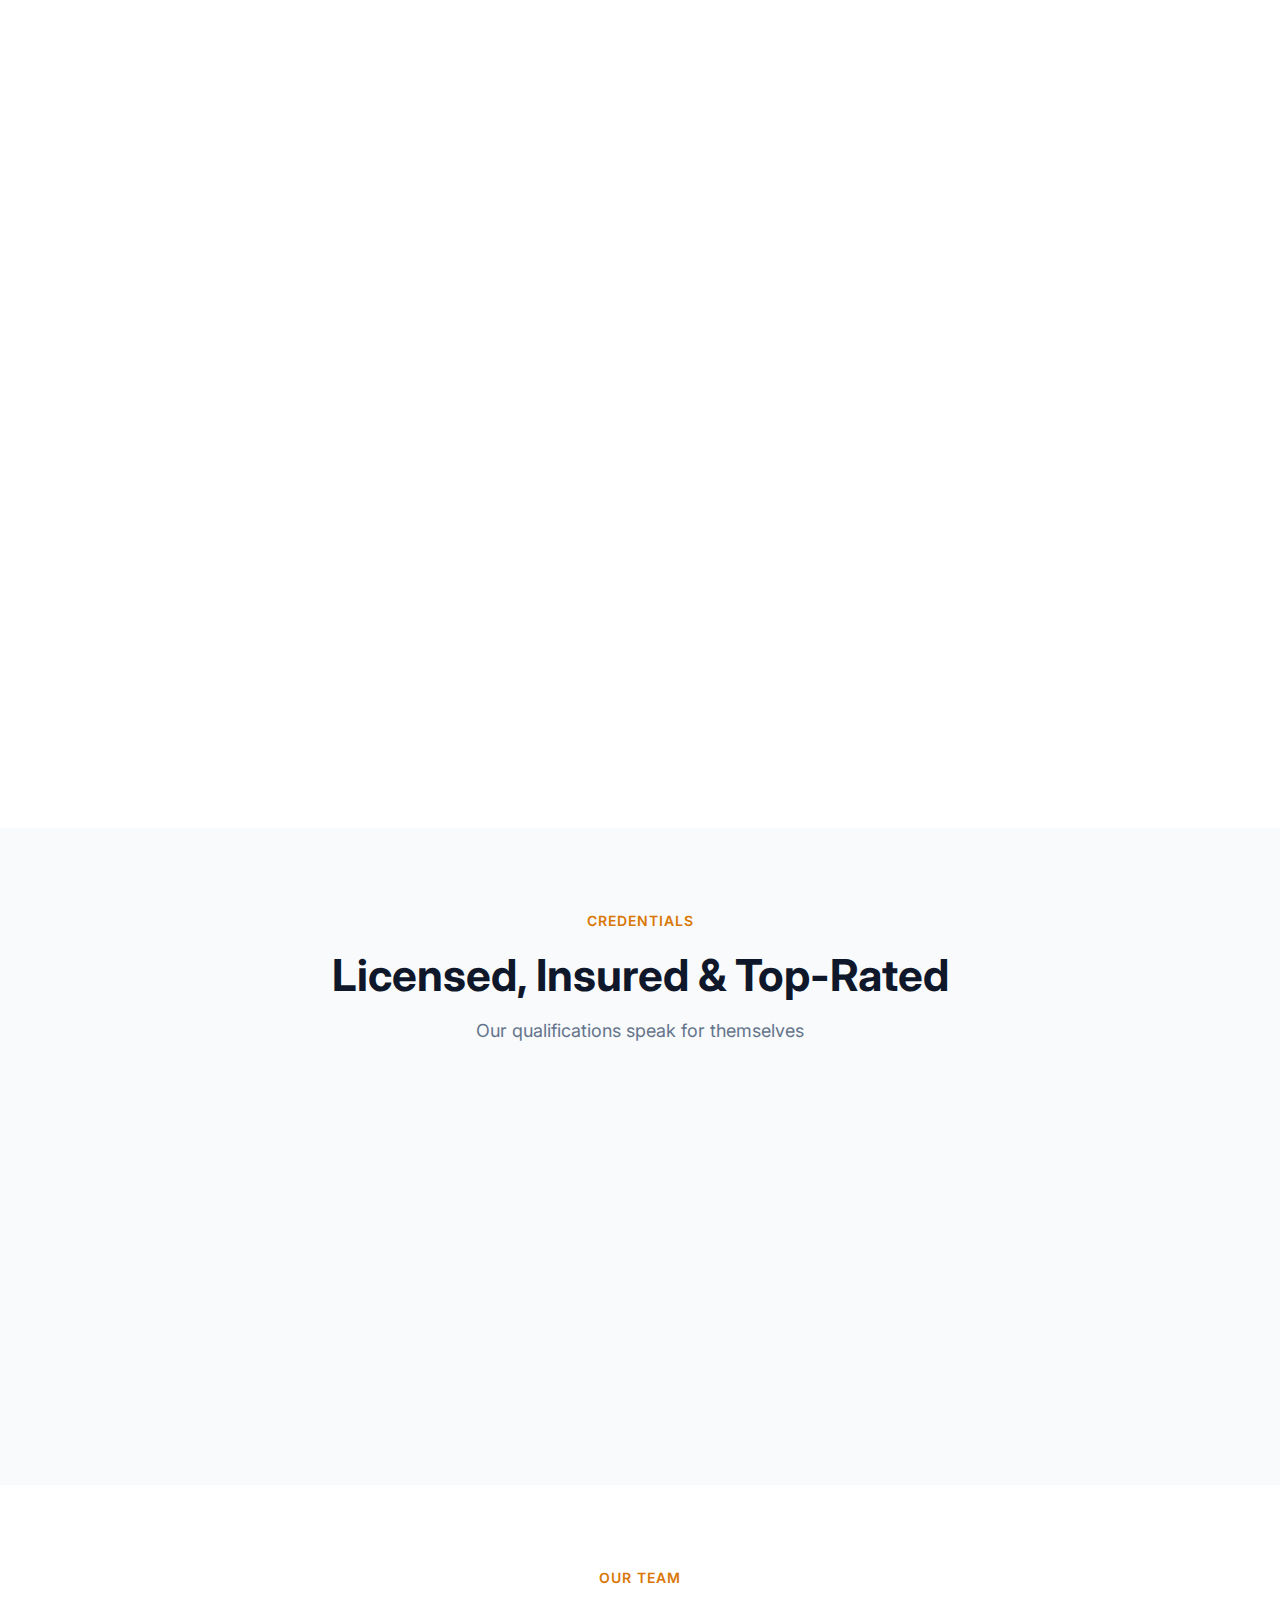
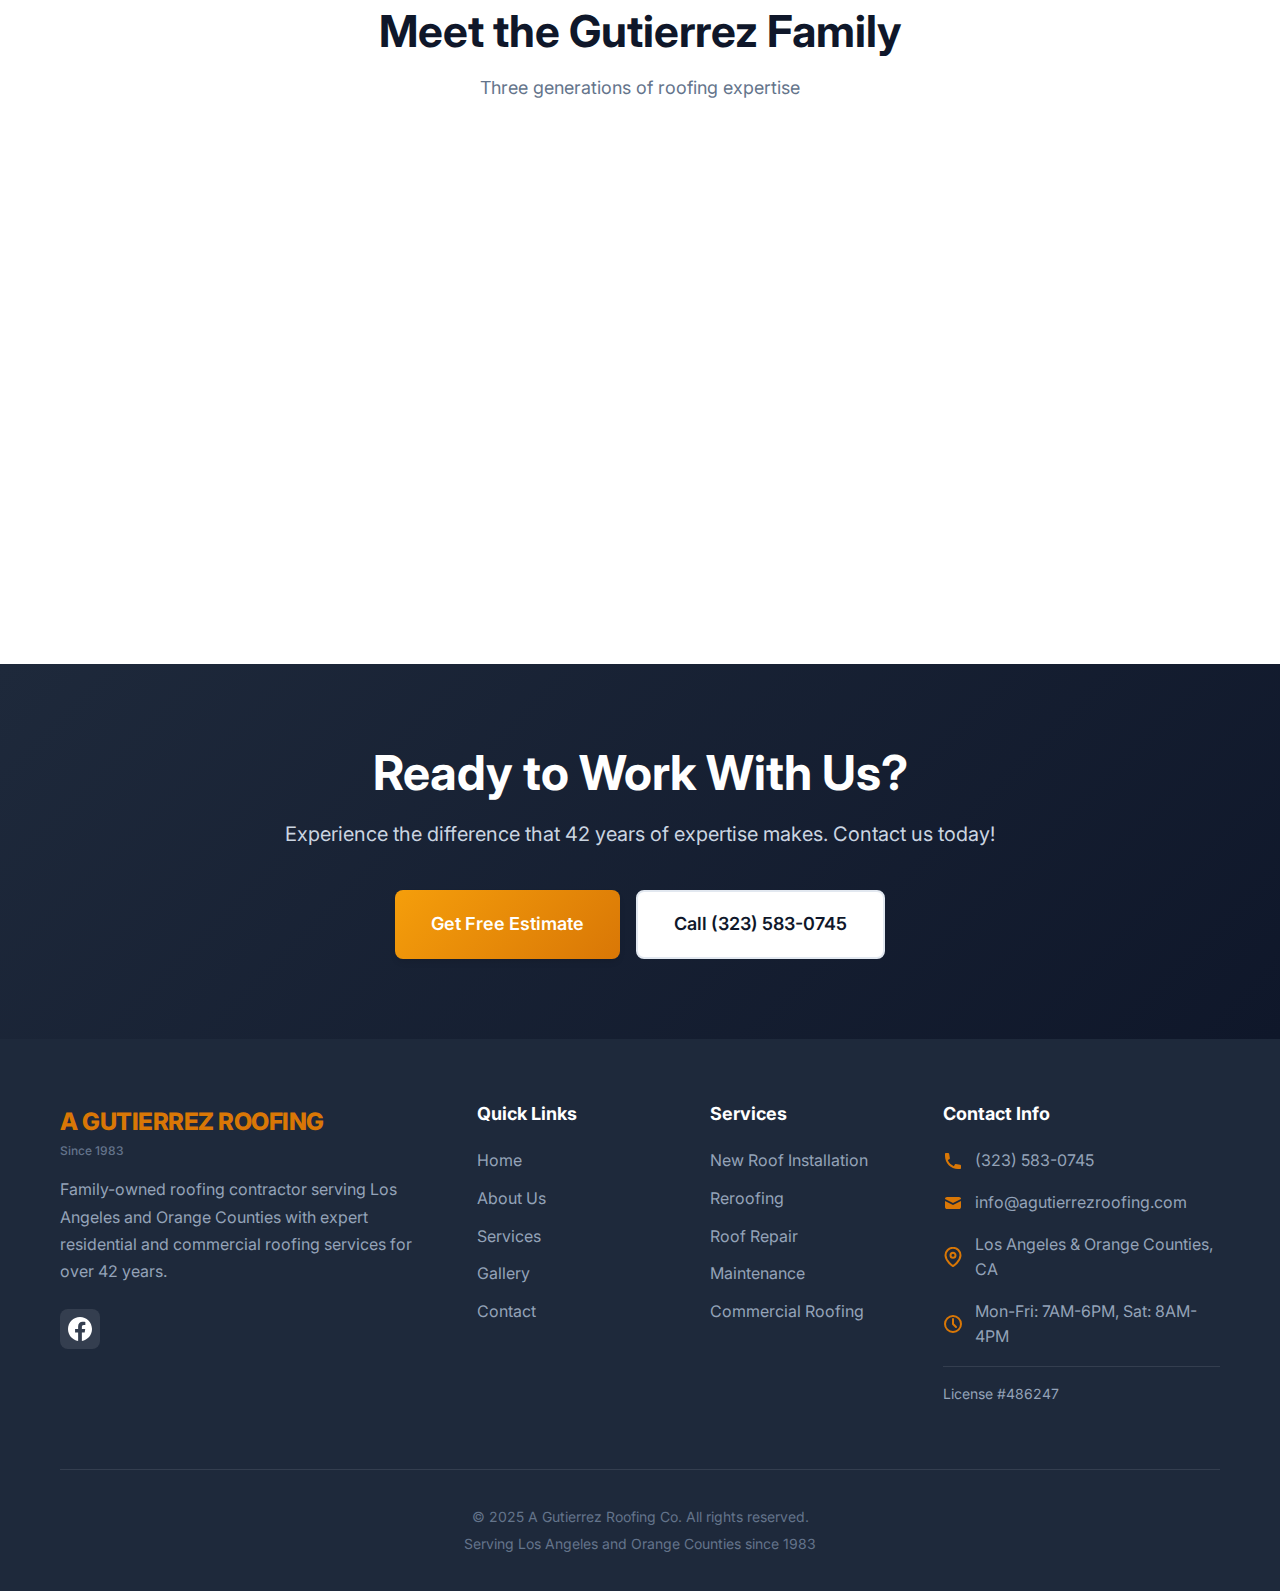
<file: about.html>
<!DOCTYPE html>
<html lang="en">
<head>
    <meta charset="UTF-8">
    <meta name="viewport" content="width=device-width, initial-scale=1.0">
    <meta name="description" content="Learn about A Gutierrez Roofing Co. - Family-owned since 1983, serving Los Angeles & Orange Counties. Top 4% California contractor with 42 years of expertise.">
    <title>About Us | A Gutierrez Roofing Co.</title>
    <link rel="stylesheet" href="css/styles.css">
    <link rel="preconnect" href="https://fonts.googleapis.com">
    <link rel="preconnect" href="https://fonts.gstatic.com" crossorigin>
    <link href="https://fonts.googleapis.com/css2?family=Inter:wght@300;400;500;600;700;800&family=Playfair+Display:wght@700;800&display=swap" rel="stylesheet">
</head>
<body>
    <!-- Navigation -->
    <nav class="navbar" id="navbar">
        <div class="container">
            <div class="nav-wrapper">
                <div class="logo">
                    <a href="index.html">
                        <span class="logo-text">A GUTIERREZ ROOFING</span>
                        <span class="logo-subtext">Since 1983</span>
                    </a>
                </div>
                <div class="nav-menu" id="navMenu">
                    <a href="index.html" class="nav-link">Home</a>
                    <a href="about.html" class="nav-link active">About</a>
                    <a href="services.html" class="nav-link">Services</a>
                    <a href="gallery.html" class="nav-link">Gallery</a>
                    <a href="contact.html" class="nav-link">Contact</a>
                    <a href="tel:3235830745" class="nav-phone">(323) 583-0745</a>
                </div>
                <div class="nav-toggle" id="navToggle">
                    <span></span>
                    <span></span>
                    <span></span>
                </div>
            </div>
        </div>
    </nav>

    <!-- Page Header -->
    <section class="hero" style="min-height: 50vh;">
        <div class="hero-overlay"></div>
        <div class="container">
            <div class="hero-content">
                <span class="section-label" style="color: #FCD34D;">About Us</span>
                <h1 class="hero-title" style="font-size: 3.5rem;">
                    42 Years of Roofing<br>
                    <span class="gradient-text">Excellence</span>
                </h1>
                <p class="hero-subtitle">
                    Family-owned and operated since 1983, serving Los Angeles and Orange Counties with integrity, quality, and exceptional service.
                </p>
            </div>
        </div>
    </section>

    <!-- Our Story Section -->
    <section class="services-section">
        <div class="container">
            <div class="section-header">
                <span class="section-label">Our Story</span>
                <h2 class="section-title">Building Trust, One Roof at a Time</h2>
            </div>
            <div class="about-content">
                <p class="about-text">
                    Founded in 1983 by Jose Gutierrez, A Gutierrez Roofing Co. has been a cornerstone of quality roofing services in Southern California for over four decades. What started as a small family operation has grown into one of the most trusted and highly-rated roofing contractors in the region.
                </p>
                <p class="about-text">
                    Our commitment to excellence has earned us a BuildZoom score of 111, placing us in the <strong>top 4% of all 336,931 licensed contractors in California</strong>. This achievement reflects our dedication to quality workmanship, honest business practices, and customer satisfaction.
                </p>
                <p class="about-text">
                    Today, with Aquileo Gutierrez as business manager, we continue the family tradition of treating every project with the same care and attention we'd give our own home. Our bilingual team serves the diverse communities of Los Angeles and Orange Counties with pride.
                </p>
            </div>
            <div class="stats-grid">
                <div class="stat-card">
                    <div class="stat-number">42+</div>
                    <div class="stat-label">Years in Business</div>
                </div>
                <div class="stat-card">
                    <div class="stat-number">1,000+</div>
                    <div class="stat-label">Projects Completed</div>
                </div>
                <div class="stat-card">
                    <div class="stat-number">Top 4%</div>
                    <div class="stat-label">CA Contractors</div>
                </div>
                <div class="stat-card">
                    <div class="stat-number">100%</div>
                    <div class="stat-label">Family Business</div>
                </div>
            </div>
        </div>
    </section>

    <!-- Values Section -->
    <section class="why-choose-section">
        <div class="container">
            <div class="section-header">
                <span class="section-label">Our Values</span>
                <h2 class="section-title">What Sets Us Apart</h2>
                <p class="section-subtitle">The principles that guide everything we do</p>
            </div>
            <div class="services-grid">
                <div class="service-card">
                    <div class="service-icon">
                        <svg width="48" height="48" viewBox="0 0 48 48" fill="none" xmlns="http://www.w3.org/2000/svg">
                            <path d="M24 44C35.0457 44 44 35.0457 44 24C44 12.9543 35.0457 4 24 4C12.9543 4 4 12.9543 4 24C4 35.0457 12.9543 44 24 44Z" stroke="currentColor" stroke-width="3" stroke-linecap="round" stroke-linejoin="round"/>
                            <path d="M16 24L22 30L34 18" stroke="currentColor" stroke-width="3" stroke-linecap="round" stroke-linejoin="round"/>
                        </svg>
                    </div>
                    <h3 class="service-title">Integrity</h3>
                    <p class="service-description">We believe in honest pricing, transparent communication, and doing what's right for our customers, even when no one is watching.</p>
                </div>
                <div class="service-card">
                    <div class="service-icon">
                        <svg width="48" height="48" viewBox="0 0 48 48" fill="none" xmlns="http://www.w3.org/2000/svg">
                            <path d="M24 4L6 14L24 24L42 14L24 4Z" stroke="currentColor" stroke-width="3" stroke-linecap="round" stroke-linejoin="round"/>
                            <path d="M6 34L24 44L42 34" stroke="currentColor" stroke-width="3" stroke-linecap="round" stroke-linejoin="round"/>
                            <path d="M6 24L24 34L42 24" stroke="currentColor" stroke-width="3" stroke-linecap="round" stroke-linejoin="round"/>
                        </svg>
                    </div>
                    <h3 class="service-title">Quality</h3>
                    <p class="service-description">We use only premium materials and proven techniques. Every roof we install is built to last and backed by our commitment to excellence.</p>
                </div>
                <div class="service-card">
                    <div class="service-icon">
                        <svg width="48" height="48" viewBox="0 0 48 48" fill="none" xmlns="http://www.w3.org/2000/svg">
                            <path d="M24 44C35.0457 44 44 35.0457 44 24C44 12.9543 35.0457 4 24 4C12.9543 4 4 12.9543 4 24C4 35.0457 12.9543 44 24 44Z" stroke="currentColor" stroke-width="3" stroke-linecap="round" stroke-linejoin="round"/>
                            <path d="M24 12V24L32 28" stroke="currentColor" stroke-width="3" stroke-linecap="round" stroke-linejoin="round"/>
                        </svg>
                    </div>
                    <h3 class="service-title">Reliability</h3>
                    <p class="service-description">We show up on time, complete projects as promised, and stand behind our work. Your satisfaction is our guarantee.</p>
                </div>
                <div class="service-card">
                    <div class="service-icon">
                        <svg width="48" height="48" viewBox="0 0 48 48" fill="none" xmlns="http://www.w3.org/2000/svg">
                            <path d="M32 42V38C32 35.8783 31.1571 33.8434 29.6569 32.3431C28.1566 30.8429 26.1217 30 24 30H10C7.87827 30 5.84344 30.8429 4.34315 32.3431C2.84285 33.8434 2 35.8783 2 38V42" stroke="currentColor" stroke-width="3" stroke-linecap="round" stroke-linejoin="round"/>
                            <path d="M17 22C21.4183 22 25 18.4183 25 14C25 9.58172 21.4183 6 17 6C12.5817 6 9 9.58172 9 14C9 18.4183 12.5817 22 17 22Z" stroke="currentColor" stroke-width="3" stroke-linecap="round" stroke-linejoin="round"/>
                            <path d="M44 42V38C43.9987 36.2275 43.4087 34.5081 42.3245 33.1031C41.2402 31.6981 39.7281 30.6872 38 30.22" stroke="currentColor" stroke-width="3" stroke-linecap="round" stroke-linejoin="round"/>
                            <path d="M32 6.22C33.7318 6.68534 35.2474 7.69738 36.3333 9.10483C37.4193 10.5123 38.0096 12.2353 38.0096 14.01C38.0096 15.7847 37.4193 17.5077 36.3333 18.9152C35.2474 20.3226 33.7318 21.3347 32 21.8" stroke="currentColor" stroke-width="3" stroke-linecap="round" stroke-linejoin="round"/>
                        </svg>
                    </div>
                    <h3 class="service-title">Community</h3>
                    <p class="service-description">As a family business, we're deeply rooted in our community. We serve our neighbors with bilingual support and local expertise.</p>
                </div>
            </div>
        </div>
    </section>

    <!-- Credentials Section -->
    <section class="services-section" style="background: var(--bg-light);">
        <div class="container">
            <div class="section-header">
                <span class="section-label">Credentials</span>
                <h2 class="section-title">Licensed, Insured & Top-Rated</h2>
                <p class="section-subtitle">Our qualifications speak for themselves</p>
            </div>
            <div class="services-grid">
                <div class="service-card">
                    <div class="credential-badge">
                        <div class="credential-number">#486247</div>
                        <div class="credential-label">California Contractor License</div>
                    </div>
                </div>
                <div class="service-card">
                    <div class="credential-badge">
                        <div class="credential-number">111</div>
                        <div class="credential-label">BuildZoom Score</div>
                    </div>
                </div>
                <div class="service-card">
                    <div class="credential-badge">
                        <div class="credential-number">Top 4%</div>
                        <div class="credential-label">California Contractor Ranking</div>
                    </div>
                </div>
                <div class="service-card">
                    <div class="credential-badge">
                        <div class="credential-number">1,000+</div>
                        <div class="credential-label">Successful Projects</div>
                    </div>
                </div>
            </div>
        </div>
    </section>

    <!-- Team Section -->
    <section class="why-choose-section">
        <div class="container">
            <div class="section-header">
                <span class="section-label">Our Team</span>
                <h2 class="section-title">Meet the Gutierrez Family</h2>
                <p class="section-subtitle">Three generations of roofing expertise</p>
            </div>
            <div class="testimonials-grid">
                <div class="testimonial-card">
                    <div class="team-member-icon">
                        <svg width="80" height="80" viewBox="0 0 80 80" fill="none" xmlns="http://www.w3.org/2000/svg">
                            <circle cx="40" cy="40" r="38" stroke="currentColor" stroke-width="4"/>
                            <path d="M40 44C48.8366 44 56 36.8366 56 28C56 19.1634 48.8366 12 40 12C31.1634 12 24 19.1634 24 28C24 36.8366 31.1634 44 40 44Z" fill="currentColor"/>
                            <path d="M12 68C12 60.5739 14.9482 53.452 20.2721 48.1281C25.596 42.8043 32.7178 39.8561 40.144 39.8561C47.5702 39.8561 54.692 42.8043 60.0159 48.1281C65.3398 53.452 68.288 60.5739 68.288 68" fill="currentColor"/>
                        </svg>
                    </div>
                    <h3 class="service-title">Jose Gutierrez</h3>
                    <p class="team-role">Founder & Owner</p>
                    <p class="service-description">Founder and owner with over 42 years of roofing experience. Jose started the company in 1983 with a commitment to quality and customer service that continues today.</p>
                </div>
                <div class="testimonial-card">
                    <div class="team-member-icon">
                        <svg width="80" height="80" viewBox="0 0 80 80" fill="none" xmlns="http://www.w3.org/2000/svg">
                            <circle cx="40" cy="40" r="38" stroke="currentColor" stroke-width="4"/>
                            <path d="M40 44C48.8366 44 56 36.8366 56 28C56 19.1634 48.8366 12 40 12C31.1634 12 24 19.1634 24 28C24 36.8366 31.1634 44 40 44Z" fill="currentColor"/>
                            <path d="M12 68C12 60.5739 14.9482 53.452 20.2721 48.1281C25.596 42.8043 32.7178 39.8561 40.144 39.8561C47.5702 39.8561 54.692 42.8043 60.0159 48.1281C65.3398 53.452 68.288 60.5739 68.288 68" fill="currentColor"/>
                        </svg>
                    </div>
                    <h3 class="service-title">Aquileo Gutierrez</h3>
                    <p class="team-role">Business Manager</p>
                    <p class="service-description">Business Manager overseeing operations and customer relations. Aquileo ensures every project meets our high standards and exceeds customer expectations.</p>
                </div>
                <div class="testimonial-card">
                    <div class="team-member-icon">
                        <svg width="80" height="80" viewBox="0 0 80 80" fill="none" xmlns="http://www.w3.org/2000/svg">
                            <circle cx="40" cy="40" r="38" stroke="currentColor" stroke-width="4"/>
                            <path d="M28 44C34.6274 44 40 38.6274 40 32C40 25.3726 34.6274 20 28 20C21.3726 20 16 25.3726 16 32C16 38.6274 21.3726 44 28 44Z" fill="currentColor"/>
                            <path d="M52 44C58.6274 44 64 38.6274 64 32C64 25.3726 58.6274 20 52 20C45.3726 20 40 25.3726 40 32C40 38.6274 45.3726 44 52 44Z" fill="currentColor"/>
                            <path d="M8 68C8 62.6957 10.1071 57.6086 13.8579 53.8579C17.6086 50.1071 22.6957 48 28 48C33.3043 48 38.3914 50.1071 42.1421 53.8579C45.8929 57.6086 48 62.6957 48 68" fill="currentColor"/>
                            <path d="M48 68C48 62.6957 50.1071 57.6086 53.8579 53.8579C57.6086 50.1071 62.6957 48 68 48C73.3043 48 78.3914 50.1071 82.1421 53.8579C85.8929 57.6086 88 62.6957 88 68" fill="currentColor"/>
                        </svg>
                    </div>
                    <h3 class="service-title">Expert Crew</h3>
                    <p class="team-role">Skilled Professionals</p>
                    <p class="service-description">Our skilled team of roofing professionals brings decades of combined experience. Bilingual, licensed, and dedicated to excellence on every project.</p>
                </div>
            </div>
        </div>
    </section>

    <!-- CTA Section -->
    <section class="cta-section">
        <div class="container">
            <div class="cta-content">
                <h2 class="cta-title">Ready to Work With Us?</h2>
                <p class="cta-text">Experience the difference that 42 years of expertise makes. Contact us today!</p>
                <div class="cta-buttons">
                    <a href="contact.html" class="btn btn-primary btn-lg">Get Free Estimate</a>
                    <a href="tel:3235830745" class="btn btn-secondary btn-lg">Call (323) 583-0745</a>
                </div>
            </div>
        </div>
    </section>

    <!-- Footer -->
    <footer class="footer">
        <div class="container">
            <div class="footer-grid">
                <div class="footer-col">
                    <div class="footer-logo">
                        <span class="logo-text">A GUTIERREZ ROOFING</span>
                        <span class="logo-subtext">Since 1983</span>
                    </div>
                    <p class="footer-description">Family-owned roofing contractor serving Los Angeles and Orange Counties with expert residential and commercial roofing services for over 42 years.</p>
                    <div class="footer-social">
                        <a href="https://www.facebook.com/pages/a-gutierrez-roofing/103796483019976" target="_blank" rel="noopener" aria-label="Facebook">
                            <svg width="24" height="24" viewBox="0 0 24 24" fill="currentColor" xmlns="http://www.w3.org/2000/svg">
                                <path d="M24 12.073C24 5.405 18.627 0 12 0S0 5.405 0 12.073C0 18.1 4.388 23.094 10.125 24v-8.437H7.078v-3.49h3.047v-2.66c0-3.025 1.792-4.697 4.533-4.697 1.312 0 2.686.235 2.686.235v2.971h-1.513c-1.491 0-1.956.93-1.956 1.886v2.265h3.328l-.532 3.49h-2.796V24C19.612 23.094 24 18.1 24 12.073z"/>
                            </svg>
                        </a>
                    </div>
                </div>
                <div class="footer-col">
                    <h4 class="footer-title">Quick Links</h4>
                    <ul class="footer-links">
                        <li><a href="index.html">Home</a></li>
                        <li><a href="about.html">About Us</a></li>
                        <li><a href="services.html">Services</a></li>
                        <li><a href="gallery.html">Gallery</a></li>
                        <li><a href="contact.html">Contact</a></li>
                    </ul>
                </div>
                <div class="footer-col">
                    <h4 class="footer-title">Services</h4>
                    <ul class="footer-links">
                        <li><a href="services.html#new-installation">New Roof Installation</a></li>
                        <li><a href="services.html#reroofing">Reroofing</a></li>
                        <li><a href="services.html#repair">Roof Repair</a></li>
                        <li><a href="services.html#maintenance">Maintenance</a></li>
                        <li><a href="services.html#commercial">Commercial Roofing</a></li>
                    </ul>
                </div>
                <div class="footer-col">
                    <h4 class="footer-title">Contact Info</h4>
                    <ul class="footer-contact">
                        <li>
                            <svg width="20" height="20" viewBox="0 0 20 20" fill="none" xmlns="http://www.w3.org/2000/svg">
                                <path d="M2 3C2 2.44772 2.44772 2 3 2H5.15287C5.64171 2 6.0589 2.35341 6.13927 2.8356L6.87858 7.27147C6.95075 7.70451 6.73206 8.13397 6.3394 8.3303L4.79126 9.10437C5.90756 11.8783 8.12168 14.0924 10.8956 15.2087L11.6697 13.6606C11.866 13.2679 12.2955 13.0492 12.7285 13.1214L17.1644 13.8607C17.6466 13.9411 18 14.3583 18 14.8471V17C18 17.5523 17.5523 18 17 18H15C7.8203 18 2 12.1797 2 5V3Z" fill="currentColor"/>
                            </svg>
                            <a href="tel:3235830745">(323) 583-0745</a>
                        </li>
                        <li>
                            <svg width="20" height="20" viewBox="0 0 20 20" fill="none" xmlns="http://www.w3.org/2000/svg">
                                <path d="M2.003 5.884L10 9.882L17.997 5.884C17.9674 5.37444 17.7441 4.89549 17.3728 4.54523C17.0016 4.19497 16.5104 3.99991 16 4H4C3.48958 3.99991 2.99845 4.19497 2.62717 4.54523C2.2559 4.89549 2.03256 5.37444 2.003 5.884Z" fill="currentColor"/>
                                <path d="M18 8.118L10 12.118L2 8.118V14C2 14.5304 2.21071 15.0391 2.58579 15.4142C2.96086 15.7893 3.46957 16 4 16H16C16.5304 16 17.0391 15.7893 17.4142 15.4142C17.7893 15.0391 18 14.5304 18 14V8.118Z" fill="currentColor"/>
                            </svg>
                            <a href="mailto:info@agutierrezroofing.com">info@agutierrezroofing.com</a>
                        </li>
                        <li>
                            <svg width="20" height="20" viewBox="0 0 20 20" fill="none" xmlns="http://www.w3.org/2000/svg">
                                <path d="M17.5 8.33333C17.5 14.1667 10 19.1667 10 19.1667C10 19.1667 2.5 14.1667 2.5 8.33333C2.5 6.34421 3.29018 4.43655 4.6967 3.03141C6.10322 1.62627 8.01088 0.833328 10 0.833328C11.9891 0.833328 13.8968 1.62627 15.3033 3.03141C16.7098 4.43655 17.5 6.34421 17.5 8.33333Z" stroke="currentColor" stroke-width="2" stroke-linecap="round" stroke-linejoin="round"/>
                                <path d="M10 10.8333C11.3807 10.8333 12.5 9.71405 12.5 8.33333C12.5 6.95262 11.3807 5.83333 10 5.83333C8.61929 5.83333 7.5 6.95262 7.5 8.33333C7.5 9.71405 8.61929 10.8333 10 10.8333Z" stroke="currentColor" stroke-width="2" stroke-linecap="round" stroke-linejoin="round"/>
                            </svg>
                            <span>Los Angeles & Orange Counties, CA</span>
                        </li>
                        <li>
                            <svg width="20" height="20" viewBox="0 0 20 20" fill="none" xmlns="http://www.w3.org/2000/svg">
                                <path d="M10 18C14.4183 18 18 14.4183 18 10C18 5.58172 14.4183 2 10 2C5.58172 2 2 5.58172 2 10C2 14.4183 5.58172 18 10 18Z" stroke="currentColor" stroke-width="2" stroke-linecap="round" stroke-linejoin="round"/>
                                <path d="M10 5V10L13 13" stroke="currentColor" stroke-width="2" stroke-linecap="round" stroke-linejoin="round"/>
                            </svg>
                            <span>Mon-Fri: 7AM-6PM, Sat: 8AM-4PM</span>
                        </li>
                    </ul>
                    <p class="footer-license">License #486247</p>
                </div>
            </div>
            <div class="footer-bottom">
                <p>&copy; 2025 A Gutierrez Roofing Co. All rights reserved.</p>
                <p>Serving Los Angeles and Orange Counties since 1983</p>
            </div>
        </div>
    </footer>

    <script src="js/main.js"></script>
</body>
</html>
</file>
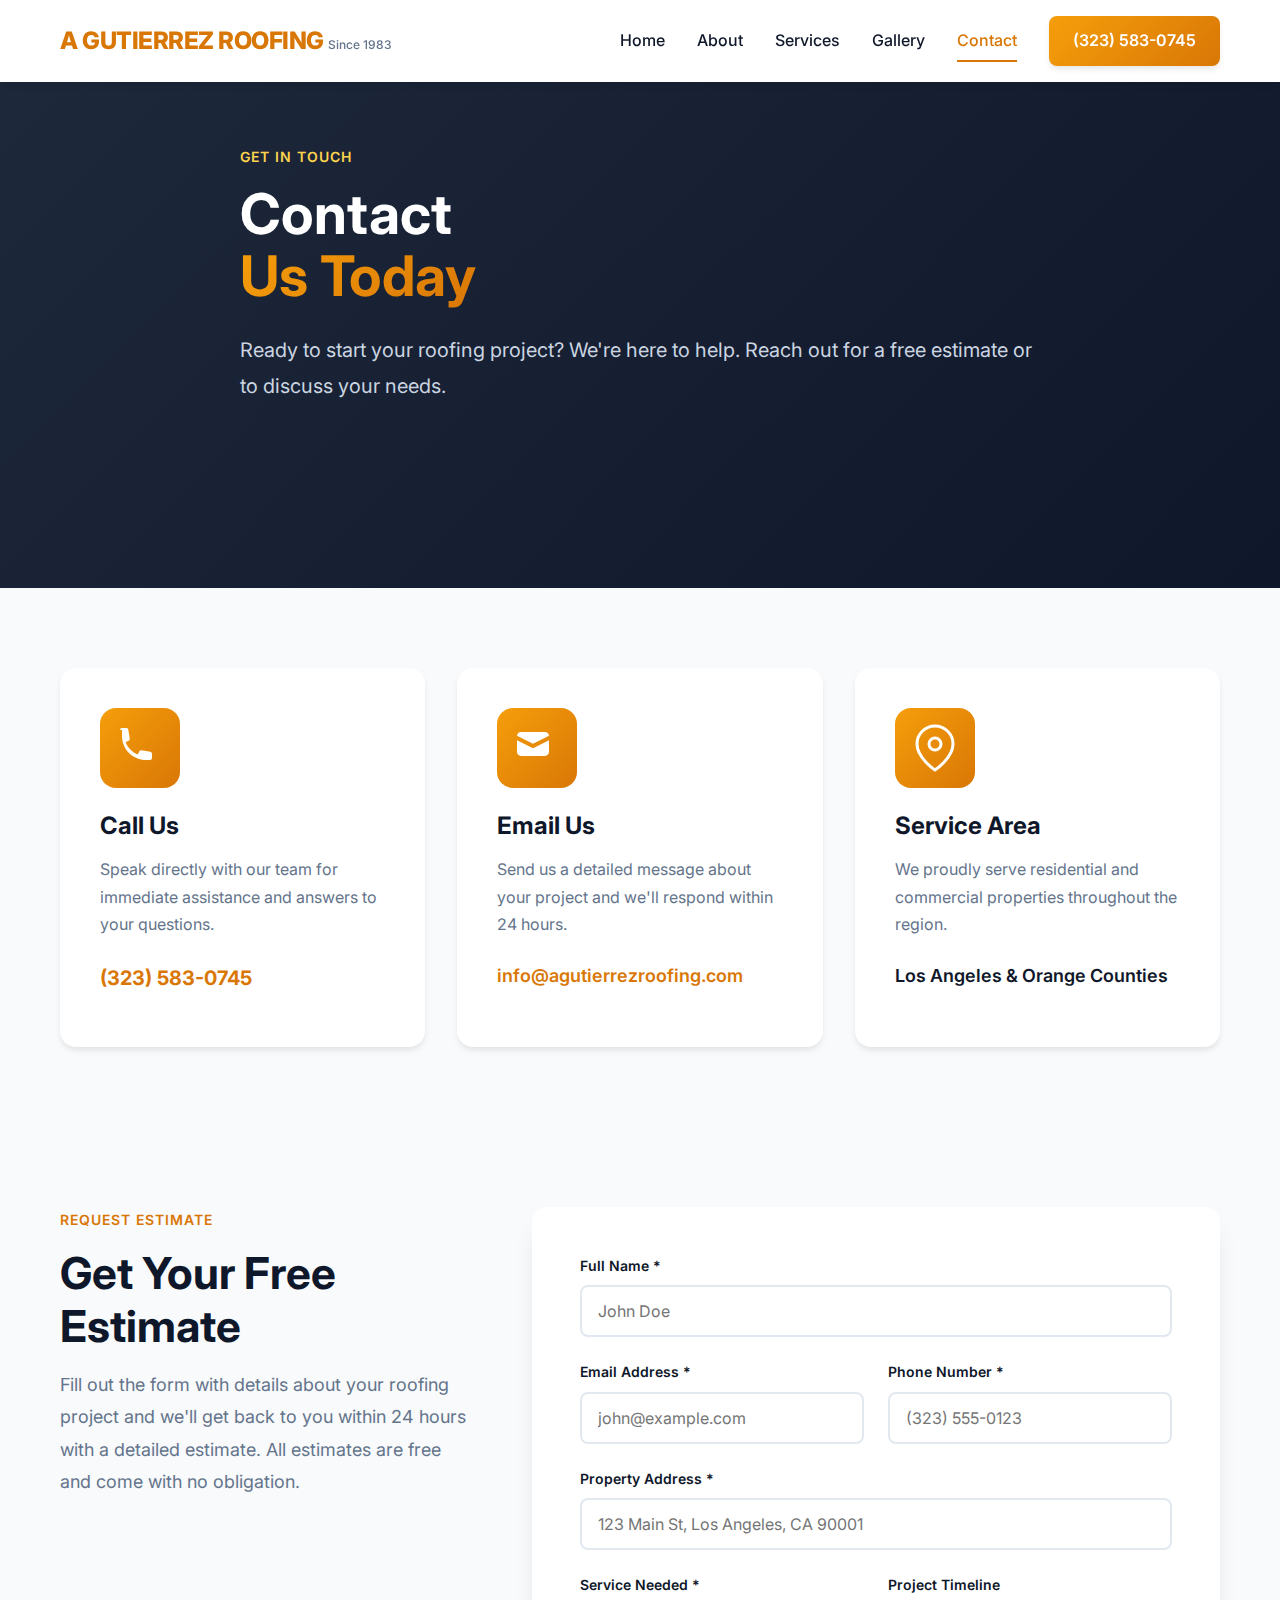
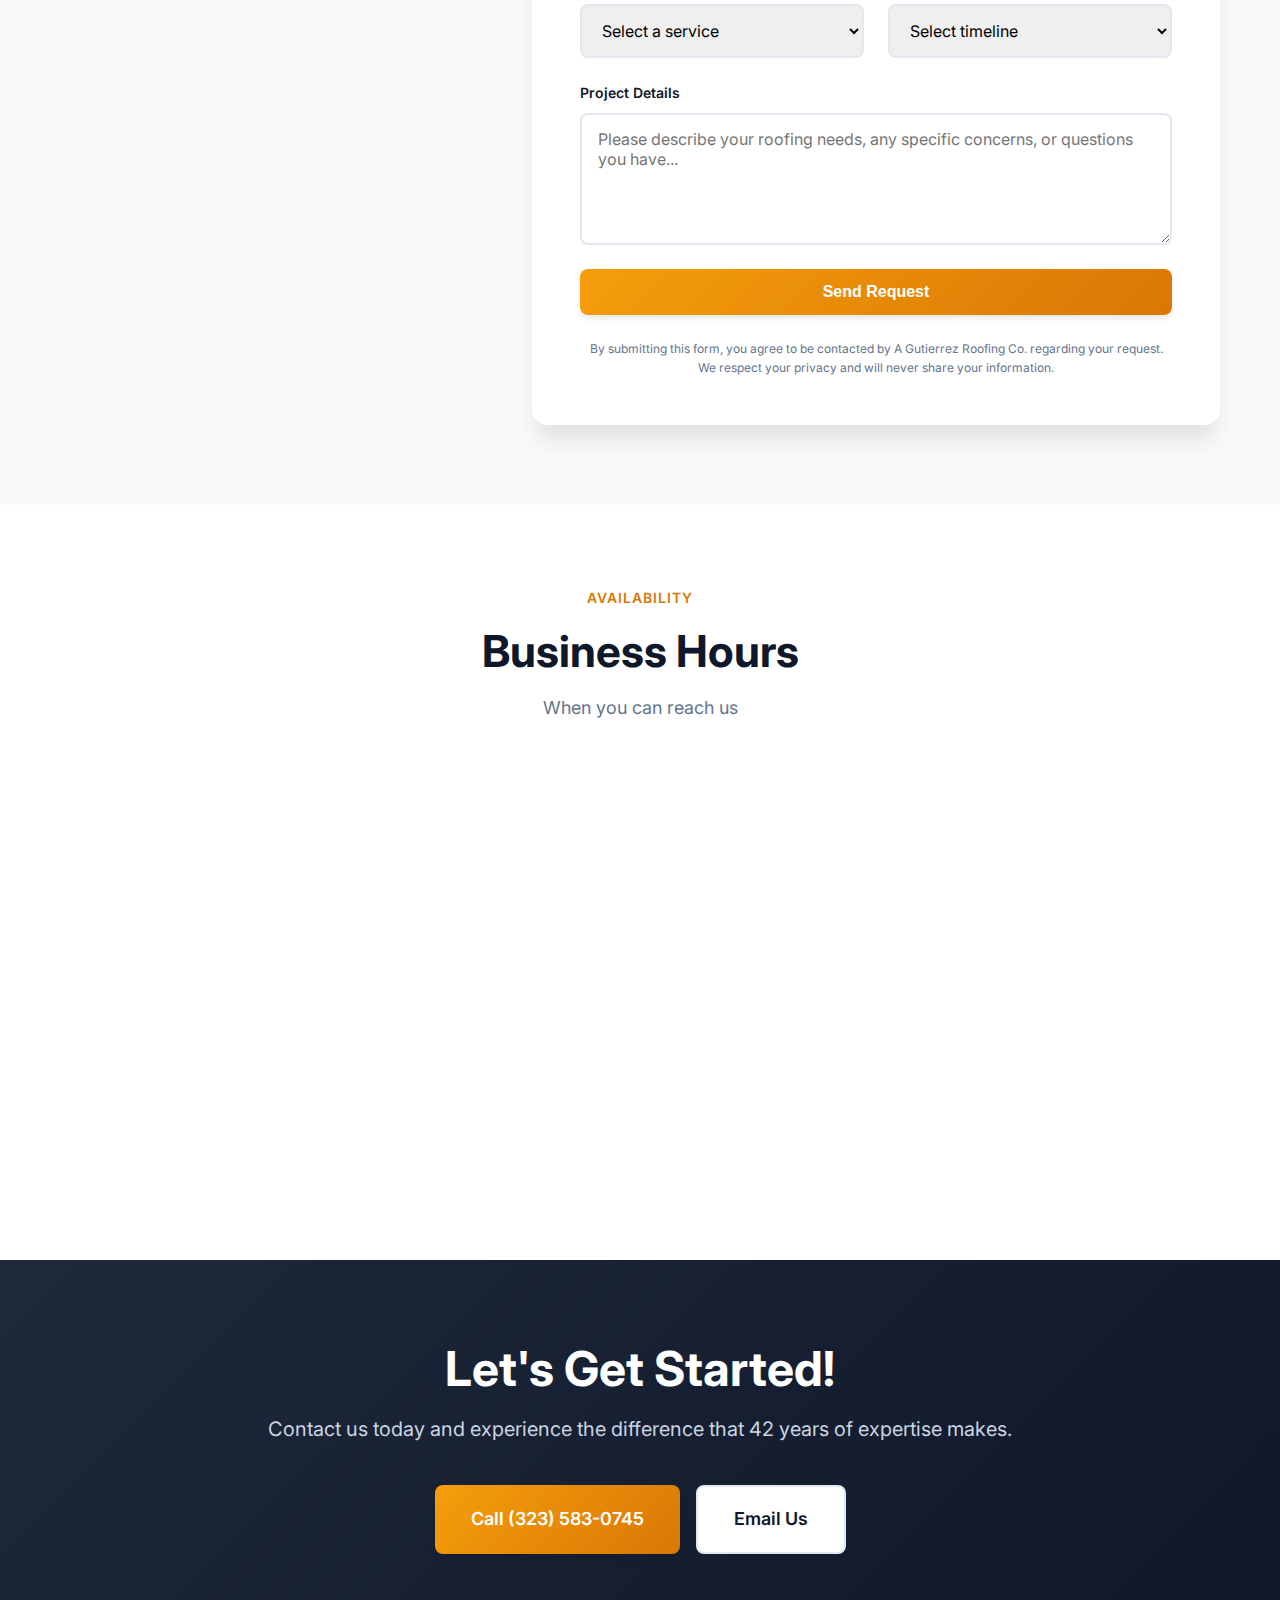
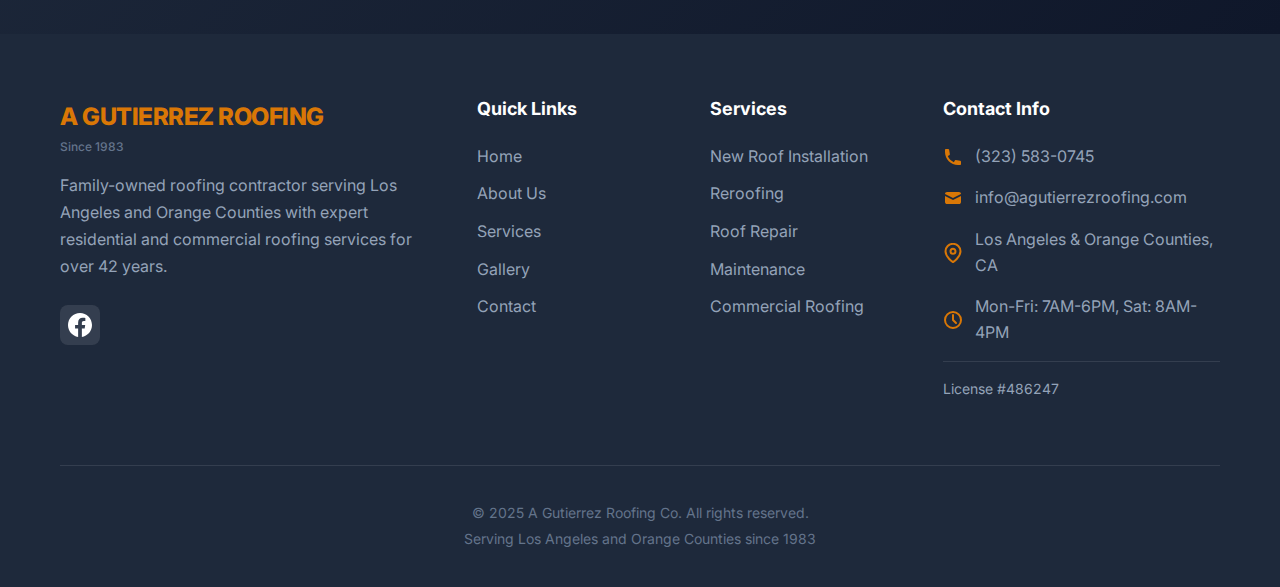
<file: contact.html>
<!DOCTYPE html>
<html lang="en">
<head>
    <meta charset="UTF-8">
    <meta name="viewport" content="width=device-width, initial-scale=1.0">
    <meta name="description" content="Contact A Gutierrez Roofing Co. for a free estimate. Serving Los Angeles & Orange Counties. Call (323) 583-0745 or email info@agutierrezroofing.com">
    <title>Contact Us | A Gutierrez Roofing Co.</title>
    <link rel="stylesheet" href="css/styles.css">
    <link rel="preconnect" href="https://fonts.googleapis.com">
    <link rel="preconnect" href="https://fonts.gstatic.com" crossorigin>
    <link href="https://fonts.googleapis.com/css2?family=Inter:wght@300;400;500;600;700;800&family=Playfair+Display:wght@700;800&display=swap" rel="stylesheet">
</head>
<body>
    <!-- Navigation -->
    <nav class="navbar" id="navbar">
        <div class="container">
            <div class="nav-wrapper">
                <div class="logo">
                    <a href="index.html">
                        <span class="logo-text">A GUTIERREZ ROOFING</span>
                        <span class="logo-subtext">Since 1983</span>
                    </a>
                </div>
                <div class="nav-menu" id="navMenu">
                    <a href="index.html" class="nav-link">Home</a>
                    <a href="about.html" class="nav-link">About</a>
                    <a href="services.html" class="nav-link">Services</a>
                    <a href="gallery.html" class="nav-link">Gallery</a>
                    <a href="contact.html" class="nav-link active">Contact</a>
                    <a href="tel:3235830745" class="nav-phone">(323) 583-0745</a>
                </div>
                <div class="nav-toggle" id="navToggle">
                    <span></span>
                    <span></span>
                    <span></span>
                </div>
            </div>
        </div>
    </nav>

    <!-- Page Header -->
    <section class="hero" style="min-height: 50vh;">
        <div class="hero-overlay"></div>
        <div class="container">
            <div class="hero-content">
                <span class="section-label" style="color: #FCD34D;">Get In Touch</span>
                <h1 class="hero-title" style="font-size: 3.5rem;">
                    Contact<br>
                    <span class="gradient-text">Us Today</span>
                </h1>
                <p class="hero-subtitle">
                    Ready to start your roofing project? We're here to help. Reach out for a free estimate or to discuss your needs.
                </p>
            </div>
        </div>
    </section>

    <!-- Contact Information Section -->
    <section class="services-section">
        <div class="container">
            <div class="services-grid">
                <div class="service-card">
                    <div class="service-icon">
                        <svg width="48" height="48" viewBox="0 0 48 48" fill="none" xmlns="http://www.w3.org/2000/svg">
                            <path d="M4 6C4 4.89543 4.89543 4 6 4H10.3057C11.2834 4 12.1178 4.70682 12.2785 5.6712L13.7572 14.5429C13.9015 15.409 13.4641 16.268 12.6788 16.6606L9.58252 18.2087C11.8151 23.7566 16.2434 28.1849 21.7913 30.4175L23.3394 27.3212C23.732 26.5359 24.591 26.0985 25.4571 26.2428L34.3288 27.7215C35.2932 27.8822 36 28.7166 36 29.6943V34C36 35.1046 35.1046 36 34 36H30C16.7452 36 6 25.2548 6 12V6Z" fill="currentColor"/>
                        </svg>
                    </div>
                    <h3 class="service-title">Call Us</h3>
                    <p class="service-description">Speak directly with our team for immediate assistance and answers to your questions.</p>
                    <a href="tel:3235830745" class="service-link" style="font-size: 1.25rem; font-weight: 700;">(323) 583-0745</a>
                </div>
                <div class="service-card">
                    <div class="service-icon">
                        <svg width="48" height="48" viewBox="0 0 48 48" fill="none" xmlns="http://www.w3.org/2000/svg">
                            <path d="M4.006 11.768L20 19.764L35.994 11.768C35.9348 10.7489 35.4882 9.79098 34.7456 9.09046C34.0031 8.38994 33.0208 7.99982 32 8H8C6.97916 7.99982 5.99691 8.38994 5.25434 9.09046C4.51178 9.79098 4.06512 10.7489 4.006 11.768Z" fill="currentColor"/>
                            <path d="M36 16.236L20 24.236L4 16.236V28C4 29.0609 4.42143 30.0783 5.17157 30.8284C5.92172 31.5786 6.93913 32 8 32H32C33.0609 32 34.0783 31.5786 34.8284 30.8284C35.5786 30.0783 36 29.0609 36 28V16.236Z" fill="currentColor"/>
                        </svg>
                    </div>
                    <h3 class="service-title">Email Us</h3>
                    <p class="service-description">Send us a detailed message about your project and we'll respond within 24 hours.</p>
                    <a href="mailto:info@agutierrezroofing.com" class="service-link" style="font-size: 1.125rem; font-weight: 600;">info@agutierrezroofing.com</a>
                </div>
                <div class="service-card">
                    <div class="service-icon">
                        <svg width="48" height="48" viewBox="0 0 48 48" fill="none" xmlns="http://www.w3.org/2000/svg">
                            <path d="M42 20C42 34 24 46 24 46C24 46 6 34 6 20C6 15.2261 7.89642 10.6477 11.2721 7.27208C14.6477 3.89642 19.2261 2 24 2C28.7739 2 33.3523 3.89642 36.7279 7.27208C40.1036 10.6477 42 15.2261 42 20Z" stroke="currentColor" stroke-width="3" stroke-linecap="round" stroke-linejoin="round"/>
                            <path d="M24 26C27.3137 26 30 23.3137 30 20C30 16.6863 27.3137 14 24 14C20.6863 14 18 16.6863 18 20C18 23.3137 20.6863 26 24 26Z" stroke="currentColor" stroke-width="3" stroke-linecap="round" stroke-linejoin="round"/>
                        </svg>
                    </div>
                    <h3 class="service-title">Service Area</h3>
                    <p class="service-description">We proudly serve residential and commercial properties throughout the region.</p>
                    <p class="service-link" style="font-size: 1.125rem; font-weight: 600; color: var(--text-dark);">Los Angeles & Orange Counties</p>
                </div>
            </div>
        </div>
    </section>

    <!-- Contact Form Section -->
    <section class="quote-section">
        <div class="container">
            <div class="quote-grid">
                <div class="quote-content">
                    <span class="section-label">Request Estimate</span>
                    <h2 class="section-title">Get Your Free Estimate</h2>
                    <p class="quote-text">
                        Fill out the form with details about your roofing project and we'll get back to you within 24 hours with a detailed estimate. All estimates are free and come with no obligation.
                    </p>
                    
                    <div class="why-features">
                        <div class="why-feature">
                            <div class="why-feature-icon">
                                <svg width="24" height="24" viewBox="0 0 24 24" fill="none" xmlns="http://www.w3.org/2000/svg">
                                    <path d="M9 12L11 14L15 10M21 12C21 16.9706 16.9706 21 12 21C7.02944 21 3 16.9706 3 12C3 7.02944 7.02944 3 12 3C16.9706 3 21 7.02944 21 12Z" stroke="currentColor" stroke-width="2" stroke-linecap="round" stroke-linejoin="round"/>
                                </svg>
                            </div>
                            <div>
                                <h4>Fast Response</h4>
                                <p>We respond to all inquiries within 24 hours</p>
                            </div>
                        </div>
                        <div class="why-feature">
                            <div class="why-feature-icon">
                                <svg width="24" height="24" viewBox="0 0 24 24" fill="none" xmlns="http://www.w3.org/2000/svg">
                                    <path d="M9 12L11 14L15 10M21 12C21 16.9706 16.9706 21 12 21C7.02944 21 3 16.9706 3 12C3 7.02944 7.02944 3 12 3C16.9706 3 21 7.02944 21 12Z" stroke="currentColor" stroke-width="2" stroke-linecap="round" stroke-linejoin="round"/>
                                </svg>
                            </div>
                            <div>
                                <h4>No Obligation</h4>
                                <p>Free estimates with no pressure to commit</p>
                            </div>
                        </div>
                        <div class="why-feature">
                            <div class="why-feature-icon">
                                <svg width="24" height="24" viewBox="0 0 24 24" fill="none" xmlns="http://www.w3.org/2000/svg">
                                    <path d="M9 12L11 14L15 10M21 12C21 16.9706 16.9706 21 12 21C7.02944 21 3 16.9706 3 12C3 7.02944 7.02944 3 12 3C16.9706 3 21 7.02944 21 12Z" stroke="currentColor" stroke-width="2" stroke-linecap="round" stroke-linejoin="round"/>
                                </svg>
                            </div>
                            <div>
                                <h4>Detailed Breakdown</h4>
                                <p>Clear pricing and project timeline included</p>
                            </div>
                        </div>
                        <div class="why-feature">
                            <div class="why-feature-icon">
                                <svg width="24" height="24" viewBox="0 0 24 24" fill="none" xmlns="http://www.w3.org/2000/svg">
                                    <path d="M9 12L11 14L15 10M21 12C21 16.9706 16.9706 21 12 21C7.02944 21 3 16.9706 3 12C3 7.02944 7.02944 3 12 3C16.9706 3 21 7.02944 21 12Z" stroke="currentColor" stroke-width="2" stroke-linecap="round" stroke-linejoin="round"/>
                                </svg>
                            </div>
                            <div>
                                <h4>Bilingual Service</h4>
                                <p>English and Spanish speaking team members</p>
                            </div>
                        </div>
                    </div>
                </div>
                <div class="quote-form-wrapper">
                    <form class="quote-form" id="quoteForm">
                        <div class="form-group">
                            <label for="name">Full Name *</label>
                            <input type="text" id="name" name="name" required placeholder="John Doe">
                        </div>
                        <div class="form-row">
                            <div class="form-group">
                                <label for="email">Email Address *</label>
                                <input type="email" id="email" name="email" required placeholder="john@example.com">
                            </div>
                            <div class="form-group">
                                <label for="phone">Phone Number *</label>
                                <input type="tel" id="phone" name="phone" required placeholder="(323) 555-0123">
                            </div>
                        </div>
                        <div class="form-group">
                            <label for="address">Property Address *</label>
                            <input type="text" id="address" name="address" required placeholder="123 Main St, Los Angeles, CA 90001">
                        </div>
                        <div class="form-row">
                            <div class="form-group">
                                <label for="service">Service Needed *</label>
                                <select id="service" name="service" required>
                                    <option value="">Select a service</option>
                                    <option value="new-installation">New Roof Installation</option>
                                    <option value="reroofing">Reroofing</option>
                                    <option value="repair">Roof Repair</option>
                                    <option value="maintenance">Maintenance</option>
                                    <option value="inspection">Inspection</option>
                                    <option value="emergency">Emergency Service</option>
                                    <option value="commercial">Commercial Project</option>
                                    <option value="other">Other</option>
                                </select>
                            </div>
                            <div class="form-group">
                                <label for="timeline">Project Timeline</label>
                                <select id="timeline" name="timeline">
                                    <option value="">Select timeline</option>
                                    <option value="urgent">Urgent (ASAP)</option>
                                    <option value="1-2-weeks">1-2 Weeks</option>
                                    <option value="1-month">Within 1 Month</option>
                                    <option value="2-3-months">2-3 Months</option>
                                    <option value="planning">Just Planning</option>
                                </select>
                            </div>
                        </div>
                        <div class="form-group">
                            <label for="message">Project Details</label>
                            <textarea id="message" name="message" rows="5" placeholder="Please describe your roofing needs, any specific concerns, or questions you have..."></textarea>
                        </div>
                        <button type="submit" class="btn btn-primary btn-block">Send Request</button>
                        <p class="form-note">By submitting this form, you agree to be contacted by A Gutierrez Roofing Co. regarding your request. We respect your privacy and will never share your information.</p>
                    </form>
                </div>
            </div>
        </div>
    </section>

    <!-- Business Hours Section -->
    <section class="why-choose-section">
        <div class="container">
            <div class="section-header">
                <span class="section-label">Availability</span>
                <h2 class="section-title">Business Hours</h2>
                <p class="section-subtitle">When you can reach us</p>
            </div>
            <div class="testimonials-grid">
                <div class="testimonial-card">
                    <div class="service-icon" style="margin-bottom: 1.5rem;">
                        <svg width="48" height="48" viewBox="0 0 48 48" fill="none" xmlns="http://www.w3.org/2000/svg">
                            <path d="M24 44C35.0457 44 44 35.0457 44 24C44 12.9543 35.0457 4 24 4C12.9543 4 4 12.9543 4 24C4 35.0457 12.9543 44 24 44Z" stroke="currentColor" stroke-width="3" stroke-linecap="round" stroke-linejoin="round"/>
                            <path d="M24 12V24L32 28" stroke="currentColor" stroke-width="3" stroke-linecap="round" stroke-linejoin="round"/>
                        </svg>
                    </div>
                    <h3 class="service-title">Regular Hours</h3>
                    <p class="service-description" style="margin-bottom: 1rem;">
                        <strong>Monday - Friday:</strong> 7:00 AM - 6:00 PM<br>
                        <strong>Saturday:</strong> 8:00 AM - 4:00 PM<br>
                        <strong>Sunday:</strong> Closed
                    </p>
                </div>
                <div class="testimonial-card">
                    <div class="service-icon" style="margin-bottom: 1.5rem;">
                        <svg width="48" height="48" viewBox="0 0 48 48" fill="none" xmlns="http://www.w3.org/2000/svg">
                            <path d="M24 44C35.0457 44 44 35.0457 44 24C44 12.9543 35.0457 4 24 4C12.9543 4 4 12.9543 4 24C4 35.0457 12.9543 44 24 44Z" stroke="currentColor" stroke-width="3" stroke-linecap="round" stroke-linejoin="round"/>
                            <path d="M16 24L22 30L34 18" stroke="currentColor" stroke-width="3" stroke-linecap="round" stroke-linejoin="round"/>
                        </svg>
                    </div>
                    <h3 class="service-title">Emergency Service</h3>
                    <p class="service-description">
                        24/7 emergency roofing services available for urgent situations. Call us anytime for immediate assistance with storm damage, leaks, or other roofing emergencies.
                    </p>
                </div>
                <div class="testimonial-card">
                    <div class="service-icon" style="margin-bottom: 1.5rem;">
                        <svg width="48" height="48" viewBox="0 0 48 48" fill="none" xmlns="http://www.w3.org/2000/svg">
                            <path d="M42 20C42 34 24 46 24 46C24 46 6 34 6 20C6 15.2261 7.89642 10.6477 11.2721 7.27208C14.6477 3.89642 19.2261 2 24 2C28.7739 2 33.3523 3.89642 36.7279 7.27208C40.1036 10.6477 42 15.2261 42 20Z" stroke="currentColor" stroke-width="3" stroke-linecap="round" stroke-linejoin="round"/>
                            <path d="M24 26C27.3137 26 30 23.3137 30 20C30 16.6863 27.3137 14 24 14C20.6863 14 18 16.6863 18 20C18 23.3137 20.6863 26 24 26Z" stroke="currentColor" stroke-width="3" stroke-linecap="round" stroke-linejoin="round"/>
                        </svg>
                    </div>
                    <h3 class="service-title">Service Areas</h3>
                    <p class="service-description">
                        We serve all of Los Angeles County and Orange County, including Los Angeles, Downey, Long Beach, Anaheim, Santa Ana, Irvine, and surrounding areas.
                    </p>
                </div>
            </div>
        </div>
    </section>

    <!-- CTA Section -->
    <section class="cta-section">
        <div class="container">
            <div class="cta-content">
                <h2 class="cta-title">Let's Get Started!</h2>
                <p class="cta-text">Contact us today and experience the difference that 42 years of expertise makes.</p>
                <div class="cta-buttons">
                    <a href="tel:3235830745" class="btn btn-primary btn-lg">Call (323) 583-0745</a>
                    <a href="mailto:info@agutierrezroofing.com" class="btn btn-secondary btn-lg">Email Us</a>
                </div>
            </div>
        </div>
    </section>

    <!-- Footer -->
    <footer class="footer">
        <div class="container">
            <div class="footer-grid">
                <div class="footer-col">
                    <div class="footer-logo">
                        <span class="logo-text">A GUTIERREZ ROOFING</span>
                        <span class="logo-subtext">Since 1983</span>
                    </div>
                    <p class="footer-description">Family-owned roofing contractor serving Los Angeles and Orange Counties with expert residential and commercial roofing services for over 42 years.</p>
                    <div class="footer-social">
                        <a href="https://www.facebook.com/pages/a-gutierrez-roofing/103796483019976" target="_blank" rel="noopener" aria-label="Facebook">
                            <svg width="24" height="24" viewBox="0 0 24 24" fill="currentColor" xmlns="http://www.w3.org/2000/svg">
                                <path d="M24 12.073C24 5.405 18.627 0 12 0S0 5.405 0 12.073C0 18.1 4.388 23.094 10.125 24v-8.437H7.078v-3.49h3.047v-2.66c0-3.025 1.792-4.697 4.533-4.697 1.312 0 2.686.235 2.686.235v2.971h-1.513c-1.491 0-1.956.93-1.956 1.886v2.265h3.328l-.532 3.49h-2.796V24C19.612 23.094 24 18.1 24 12.073z"/>
                            </svg>
                        </a>
                    </div>
                </div>
                <div class="footer-col">
                    <h4 class="footer-title">Quick Links</h4>
                    <ul class="footer-links">
                        <li><a href="index.html">Home</a></li>
                        <li><a href="about.html">About Us</a></li>
                        <li><a href="services.html">Services</a></li>
                        <li><a href="gallery.html">Gallery</a></li>
                        <li><a href="contact.html">Contact</a></li>
                    </ul>
                </div>
                <div class="footer-col">
                    <h4 class="footer-title">Services</h4>
                    <ul class="footer-links">
                        <li><a href="services.html#new-installation">New Roof Installation</a></li>
                        <li><a href="services.html#reroofing">Reroofing</a></li>
                        <li><a href="services.html#repair">Roof Repair</a></li>
                        <li><a href="services.html#maintenance">Maintenance</a></li>
                        <li><a href="services.html#commercial">Commercial Roofing</a></li>
                    </ul>
                </div>
                <div class="footer-col">
                    <h4 class="footer-title">Contact Info</h4>
                    <ul class="footer-contact">
                        <li>
                            <svg width="20" height="20" viewBox="0 0 20 20" fill="none" xmlns="http://www.w3.org/2000/svg">
                                <path d="M2 3C2 2.44772 2.44772 2 3 2H5.15287C5.64171 2 6.0589 2.35341 6.13927 2.8356L6.87858 7.27147C6.95075 7.70451 6.73206 8.13397 6.3394 8.3303L4.79126 9.10437C5.90756 11.8783 8.12168 14.0924 10.8956 15.2087L11.6697 13.6606C11.866 13.2679 12.2955 13.0492 12.7285 13.1214L17.1644 13.8607C17.6466 13.9411 18 14.3583 18 14.8471V17C18 17.5523 17.5523 18 17 18H15C7.8203 18 2 12.1797 2 5V3Z" fill="currentColor"/>
                            </svg>
                            <a href="tel:3235830745">(323) 583-0745</a>
                        </li>
                        <li>
                            <svg width="20" height="20" viewBox="0 0 20 20" fill="none" xmlns="http://www.w3.org/2000/svg">
                                <path d="M2.003 5.884L10 9.882L17.997 5.884C17.9674 5.37444 17.7441 4.89549 17.3728 4.54523C17.0016 4.19497 16.5104 3.99991 16 4H4C3.48958 3.99991 2.99845 4.19497 2.62717 4.54523C2.2559 4.89549 2.03256 5.37444 2.003 5.884Z" fill="currentColor"/>
                                <path d="M18 8.118L10 12.118L2 8.118V14C2 14.5304 2.21071 15.0391 2.58579 15.4142C2.96086 15.7893 3.46957 16 4 16H16C16.5304 16 17.0391 15.7893 17.4142 15.4142C17.7893 15.0391 18 14.5304 18 14V8.118Z" fill="currentColor"/>
                            </svg>
                            <a href="mailto:info@agutierrezroofing.com">info@agutierrezroofing.com</a>
                        </li>
                        <li>
                            <svg width="20" height="20" viewBox="0 0 20 20" fill="none" xmlns="http://www.w3.org/2000/svg">
                                <path d="M17.5 8.33333C17.5 14.1667 10 19.1667 10 19.1667C10 19.1667 2.5 14.1667 2.5 8.33333C2.5 6.34421 3.29018 4.43655 4.6967 3.03141C6.10322 1.62627 8.01088 0.833328 10 0.833328C11.9891 0.833328 13.8968 1.62627 15.3033 3.03141C16.7098 4.43655 17.5 6.34421 17.5 8.33333Z" stroke="currentColor" stroke-width="2" stroke-linecap="round" stroke-linejoin="round"/>
                                <path d="M10 10.8333C11.3807 10.8333 12.5 9.71405 12.5 8.33333C12.5 6.95262 11.3807 5.83333 10 5.83333C8.61929 5.83333 7.5 6.95262 7.5 8.33333C7.5 9.71405 8.61929 10.8333 10 10.8333Z" stroke="currentColor" stroke-width="2" stroke-linecap="round" stroke-linejoin="round"/>
                            </svg>
                            <span>Los Angeles & Orange Counties, CA</span>
                        </li>
                        <li>
                            <svg width="20" height="20" viewBox="0 0 20 20" fill="none" xmlns="http://www.w3.org/2000/svg">
                                <path d="M10 18C14.4183 18 18 14.4183 18 10C18 5.58172 14.4183 2 10 2C5.58172 2 2 5.58172 2 10C2 14.4183 5.58172 18 10 18Z" stroke="currentColor" stroke-width="2" stroke-linecap="round" stroke-linejoin="round"/>
                                <path d="M10 5V10L13 13" stroke="currentColor" stroke-width="2" stroke-linecap="round" stroke-linejoin="round"/>
                            </svg>
                            <span>Mon-Fri: 7AM-6PM, Sat: 8AM-4PM</span>
                        </li>
                    </ul>
                    <p class="footer-license">License #486247</p>
                </div>
            </div>
            <div class="footer-bottom">
                <p>&copy; 2025 A Gutierrez Roofing Co. All rights reserved.</p>
                <p>Serving Los Angeles and Orange Counties since 1983</p>
            </div>
        </div>
    </footer>

    <script src="js/main.js"></script>
</body>
</html>
</file>
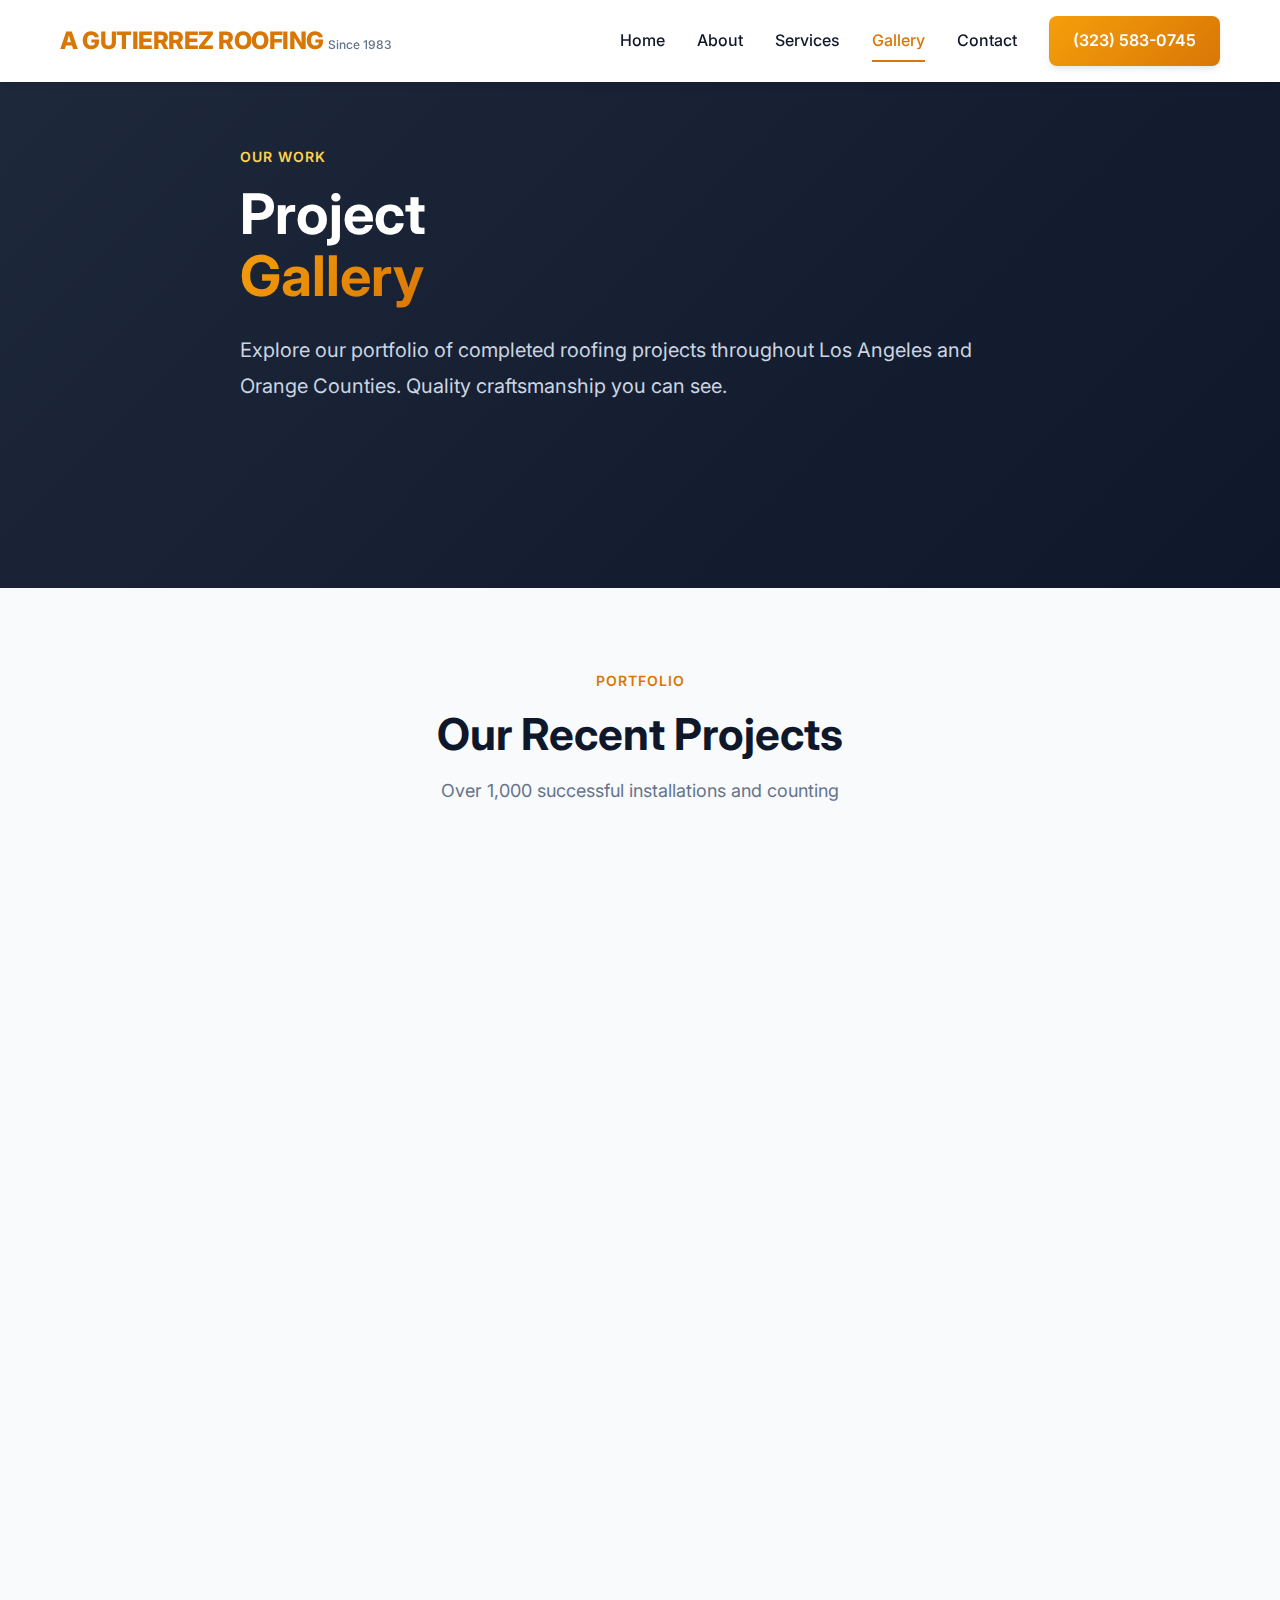
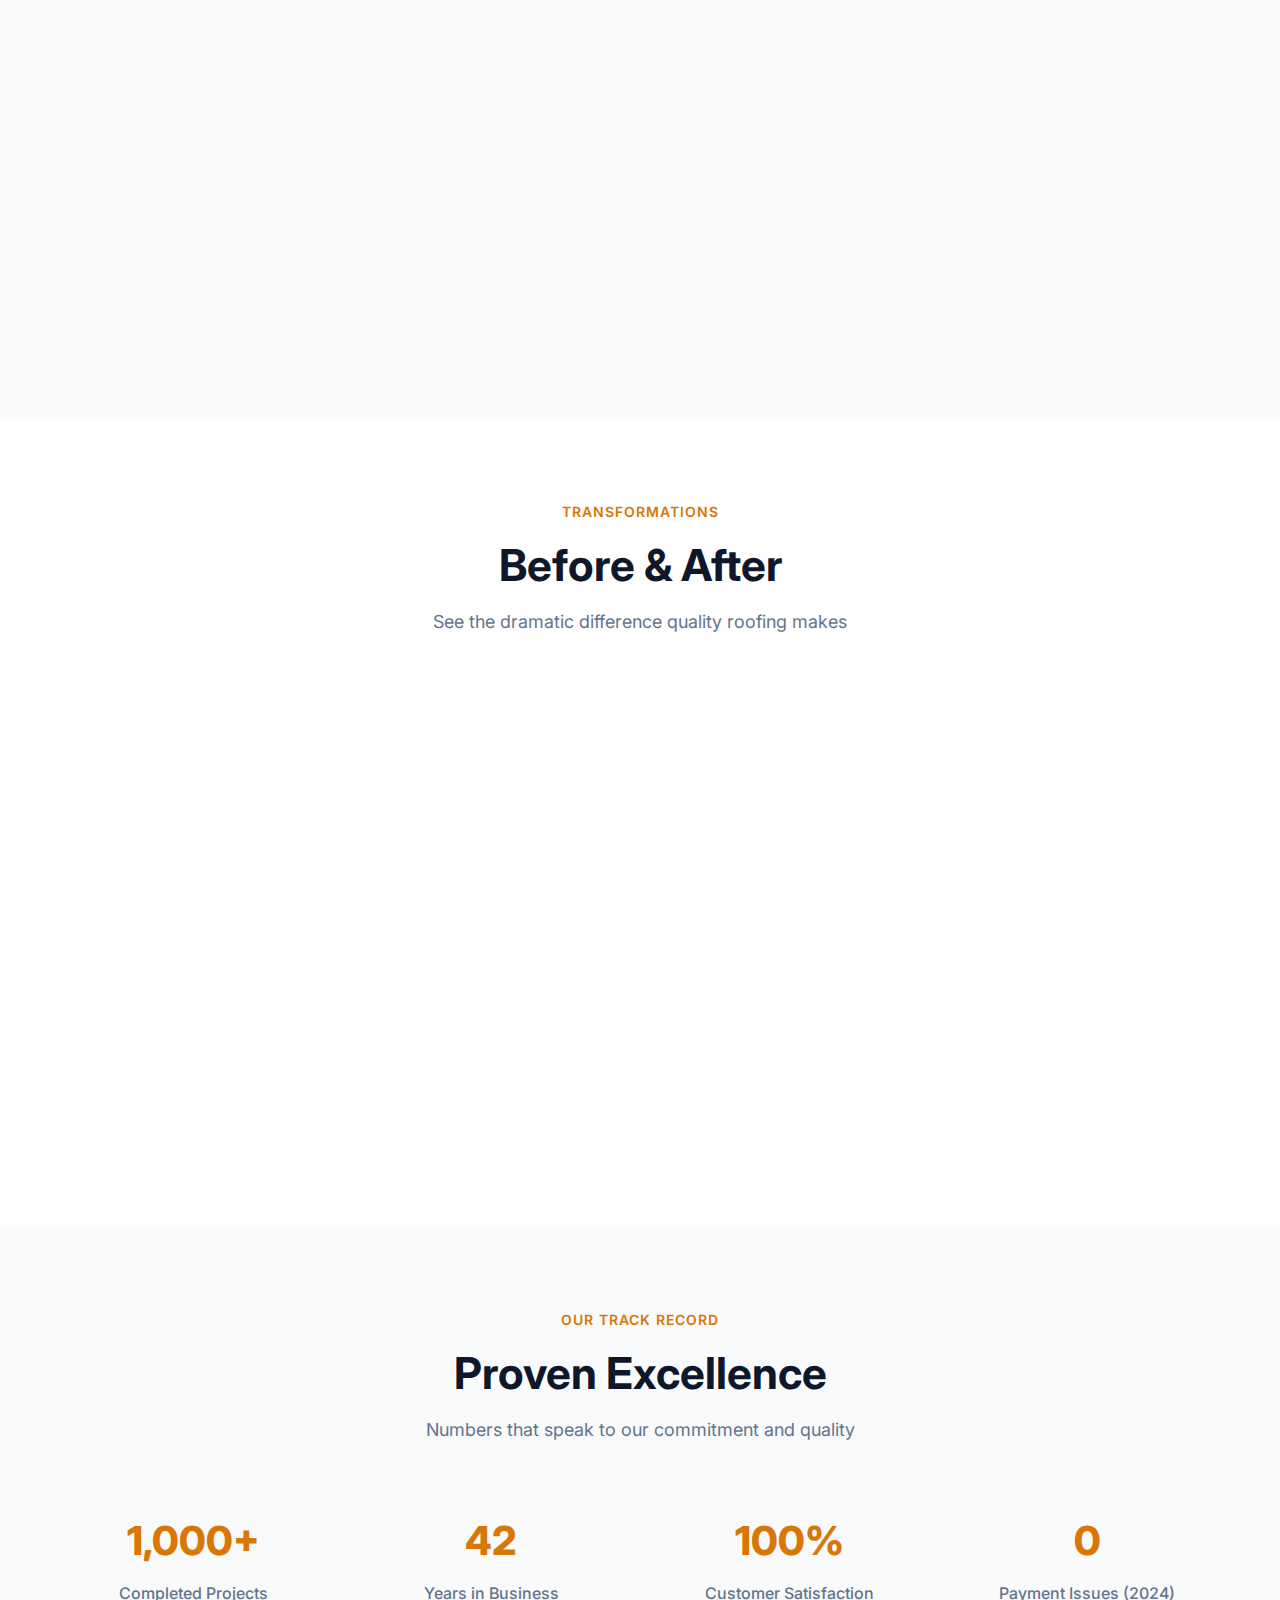
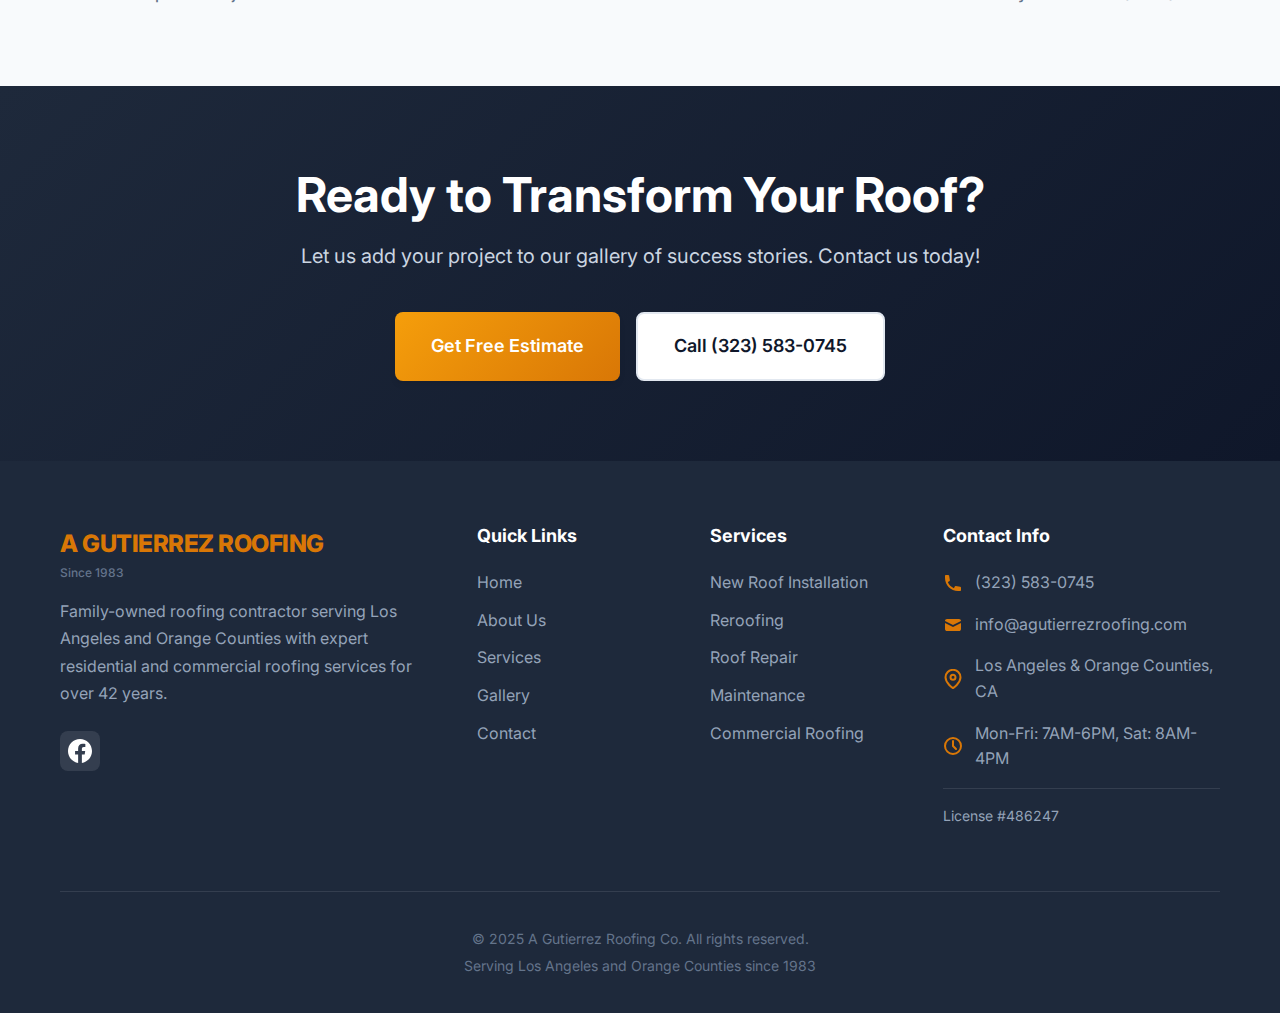
<file: gallery.html>
<!DOCTYPE html>
<html lang="en">
<head>
    <meta charset="UTF-8">
    <meta name="viewport" content="width=device-width, initial-scale=1.0">
    <meta name="description" content="View our portfolio of completed roofing projects in Los Angeles and Orange Counties. Quality workmanship on display.">
    <title>Project Gallery | A Gutierrez Roofing Co.</title>
    <link rel="stylesheet" href="css/styles.css">
    <link rel="preconnect" href="https://fonts.googleapis.com">
    <link rel="preconnect" href="https://fonts.gstatic.com" crossorigin>
    <link href="https://fonts.googleapis.com/css2?family=Inter:wght@300;400;500;600;700;800&family=Playfair+Display:wght@700;800&display=swap" rel="stylesheet">
</head>
<body>
    <!-- Navigation -->
    <nav class="navbar" id="navbar">
        <div class="container">
            <div class="nav-wrapper">
                <div class="logo">
                    <a href="index.html">
                        <span class="logo-text">A GUTIERREZ ROOFING</span>
                        <span class="logo-subtext">Since 1983</span>
                    </a>
                </div>
                <div class="nav-menu" id="navMenu">
                    <a href="index.html" class="nav-link">Home</a>
                    <a href="about.html" class="nav-link">About</a>
                    <a href="services.html" class="nav-link">Services</a>
                    <a href="gallery.html" class="nav-link active">Gallery</a>
                    <a href="contact.html" class="nav-link">Contact</a>
                    <a href="tel:3235830745" class="nav-phone">(323) 583-0745</a>
                </div>
                <div class="nav-toggle" id="navToggle">
                    <span></span>
                    <span></span>
                    <span></span>
                </div>
            </div>
        </div>
    </nav>

    <!-- Page Header -->
    <section class="hero" style="min-height: 50vh;">
        <div class="hero-overlay"></div>
        <div class="container">
            <div class="hero-content">
                <span class="section-label" style="color: #FCD34D;">Our Work</span>
                <h1 class="hero-title" style="font-size: 3.5rem;">
                    Project<br>
                    <span class="gradient-text">Gallery</span>
                </h1>
                <p class="hero-subtitle">
                    Explore our portfolio of completed roofing projects throughout Los Angeles and Orange Counties. Quality craftsmanship you can see.
                </p>
            </div>
        </div>
    </section>

    <!-- Gallery Section -->
    <section class="services-section">
        <div class="container">
            <div class="section-header">
                <span class="section-label">Portfolio</span>
                <h2 class="section-title">Our Recent Projects</h2>
                <p class="section-subtitle">Over 1,000 successful installations and counting</p>
            </div>
            <div class="services-grid">
                <div class="service-card">
                    <div class="why-choose-image" style="height: 250px; margin-bottom: 1.5rem;">
                        <div class="image-placeholder">
                            <svg width="80" height="80" viewBox="0 0 80 80" fill="none" xmlns="http://www.w3.org/2000/svg">
                                <path d="M10 30L40 10L70 30V63.3333C70 64.7014 69.4562 66.0131 68.4873 66.9882C67.5184 67.9634 66.2029 68.5 64.8333 68.5H15.1667C13.7971 68.5 12.4816 67.9634 11.5127 66.9882C10.5438 66.0131 10 64.7014 10 63.3333V30Z" stroke="currentColor" stroke-width="3" stroke-linecap="round" stroke-linejoin="round"/>
                            </svg>
                            <p style="font-size: 0.875rem;">Residential Roof</p>
                        </div>
                    </div>
                    <h3 class="service-title">Residential New Installation</h3>
                    <p class="service-description">Complete roof replacement with premium asphalt shingles. Los Angeles, CA.</p>
                </div>
                <div class="service-card">
                    <div class="why-choose-image" style="height: 250px; margin-bottom: 1.5rem;">
                        <div class="image-placeholder">
                            <svg width="80" height="80" viewBox="0 0 80 80" fill="none" xmlns="http://www.w3.org/2000/svg">
                                <path d="M66.6667 30L40 13.3333L13.3333 30V63.3333C13.3333 64.7014 13.8771 66.0131 14.846 66.9882C15.8149 67.9634 17.1304 68.5 18.5 68.5H61.5C62.8696 68.5 64.1851 67.9634 65.154 66.9882C66.1229 66.0131 66.6667 64.7014 66.6667 63.3333V30Z" stroke="currentColor" stroke-width="3" stroke-linecap="round" stroke-linejoin="round"/>
                                <path d="M30 68.5V40H50V68.5" stroke="currentColor" stroke-width="3" stroke-linecap="round" stroke-linejoin="round"/>
                            </svg>
                            <p style="font-size: 0.875rem;">Commercial Building</p>
                        </div>
                    </div>
                    <h3 class="service-title">Commercial Flat Roof</h3>
                    <p class="service-description">TPO roofing system installation for commercial warehouse. Orange County, CA.</p>
                </div>
                <div class="service-card">
                    <div class="why-choose-image" style="height: 250px; margin-bottom: 1.5rem;">
                        <div class="image-placeholder">
                            <svg width="80" height="80" viewBox="0 0 80 80" fill="none" xmlns="http://www.w3.org/2000/svg">
                                <path d="M10 30L40 10L70 30V63.3333C70 64.7014 69.4562 66.0131 68.4873 66.9882C67.5184 67.9634 66.2029 68.5 64.8333 68.5H15.1667C13.7971 68.5 12.4816 67.9634 11.5127 66.9882C10.5438 66.0131 10 64.7014 10 63.3333V30Z" stroke="currentColor" stroke-width="3" stroke-linecap="round" stroke-linejoin="round"/>
                            </svg>
                            <p style="font-size: 0.875rem;">Tile Roof</p>
                        </div>
                    </div>
                    <h3 class="service-title">Spanish Tile Reroofing</h3>
                    <p class="service-description">Beautiful Spanish tile roof replacement maintaining classic California style.</p>
                </div>
                <div class="service-card">
                    <div class="why-choose-image" style="height: 250px; margin-bottom: 1.5rem;">
                        <div class="image-placeholder">
                            <svg width="80" height="80" viewBox="0 0 80 80" fill="none" xmlns="http://www.w3.org/2000/svg">
                                <path d="M10 30L40 10L70 30V63.3333C70 64.7014 69.4562 66.0131 68.4873 66.9882C67.5184 67.9634 66.2029 68.5 64.8333 68.5H15.1667C13.7971 68.5 12.4816 67.9634 11.5127 66.9882C10.5438 66.0131 10 64.7014 10 63.3333V30Z" stroke="currentColor" stroke-width="3" stroke-linecap="round" stroke-linejoin="round"/>
                            </svg>
                            <p style="font-size: 0.875rem;">Storm Repair</p>
                        </div>
                    </div>
                    <h3 class="service-title">Storm Damage Repair</h3>
                    <p class="service-description">Emergency repair and restoration after severe weather damage. Downey, CA.</p>
                </div>
                <div class="service-card">
                    <div class="why-choose-image" style="height: 250px; margin-bottom: 1.5rem;">
                        <div class="image-placeholder">
                            <svg width="80" height="80" viewBox="0 0 80 80" fill="none" xmlns="http://www.w3.org/2000/svg">
                                <path d="M66.6667 30L40 13.3333L13.3333 30V63.3333C13.3333 64.7014 13.8771 66.0131 14.846 66.9882C15.8149 67.9634 17.1304 68.5 18.5 68.5H61.5C62.8696 68.5 64.1851 67.9634 65.154 66.9882C66.1229 66.0131 66.6667 64.7014 66.6667 63.3333V30Z" stroke="currentColor" stroke-width="3" stroke-linecap="round" stroke-linejoin="round"/>
                                <path d="M30 68.5V40H50V68.5" stroke="currentColor" stroke-width="3" stroke-linecap="round" stroke-linejoin="round"/>
                            </svg>
                            <p style="font-size: 0.875rem;">Multi-Unit Property</p>
                        </div>
                    </div>
                    <h3 class="service-title">Multi-Unit Complex</h3>
                    <p class="service-description">Complete reroofing of 12-unit apartment complex. Los Angeles, CA.</p>
                </div>
                <div class="service-card">
                    <div class="why-choose-image" style="height: 250px; margin-bottom: 1.5rem;">
                        <div class="image-placeholder">
                            <svg width="80" height="80" viewBox="0 0 80 80" fill="none" xmlns="http://www.w3.org/2000/svg">
                                <path d="M10 30L40 10L70 30V63.3333C70 64.7014 69.4562 66.0131 68.4873 66.9882C67.5184 67.9634 66.2029 68.5 64.8333 68.5H15.1667C13.7971 68.5 12.4816 67.9634 11.5127 66.9882C10.5438 66.0131 10 64.7014 10 63.3333V30Z" stroke="currentColor" stroke-width="3" stroke-linecap="round" stroke-linejoin="round"/>
                            </svg>
                            <p style="font-size: 0.875rem;">Metal Roof</p>
                        </div>
                    </div>
                    <h3 class="service-title">Metal Roof Installation</h3>
                    <p class="service-description">Durable metal roofing system for long-lasting protection. Orange County, CA.</p>
                </div>
            </div>
        </div>
    </section>

    <!-- Before/After Section -->
    <section class="why-choose-section">
        <div class="container">
            <div class="section-header">
                <span class="section-label">Transformations</span>
                <h2 class="section-title">Before & After</h2>
                <p class="section-subtitle">See the dramatic difference quality roofing makes</p>
            </div>
            <div class="testimonials-grid">
                <div class="testimonial-card">
                    <div class="why-choose-image" style="height: 200px; margin-bottom: 1rem;">
                        <div class="image-placeholder">
                            <svg width="60" height="60" viewBox="0 0 60 60" fill="none" xmlns="http://www.w3.org/2000/svg">
                                <path d="M7.5 22.5L30 7.5L52.5 22.5V47.5C52.5 48.8261 51.9732 50.0979 51.0355 51.0355C50.0979 51.9732 48.8261 52.5 47.5 52.5H12.5C11.1739 52.5 9.90215 51.9732 8.96447 51.0355C8.02678 50.0979 7.5 48.8261 7.5 47.5V22.5Z" stroke="currentColor" stroke-width="2" stroke-linecap="round" stroke-linejoin="round"/>
                            </svg>
                            <p style="font-size: 0.75rem; margin-top: 0.5rem;">Before</p>
                        </div>
                    </div>
                    <h3 class="service-title" style="font-size: 1.25rem;">Aged Asphalt Shingles</h3>
                    <p class="service-description">20-year-old roof with visible wear, missing shingles, and multiple leaks.</p>
                </div>
                <div class="testimonial-card">
                    <div class="why-choose-image" style="height: 200px; margin-bottom: 1rem;">
                        <div class="image-placeholder">
                            <svg width="60" height="60" viewBox="0 0 60 60" fill="none" xmlns="http://www.w3.org/2000/svg">
                                <path d="M7.5 22.5L30 7.5L52.5 22.5V47.5C52.5 48.8261 51.9732 50.0979 51.0355 51.0355C50.0979 51.9732 48.8261 52.5 47.5 52.5H12.5C11.1739 52.5 9.90215 51.9732 8.96447 51.0355C8.02678 50.0979 7.5 48.8261 7.5 47.5V22.5Z" stroke="currentColor" stroke-width="2" stroke-linecap="round" stroke-linejoin="round"/>
                                <path d="M22.5 52.5V30H37.5V52.5" stroke="currentColor" stroke-width="2" stroke-linecap="round" stroke-linejoin="round"/>
                            </svg>
                            <p style="font-size: 0.75rem; margin-top: 0.5rem;">After</p>
                        </div>
                    </div>
                    <h3 class="service-title" style="font-size: 1.25rem;">Brand New Installation</h3>
                    <p class="service-description">Premium architectural shingles with 30-year warranty and enhanced curb appeal.</p>
                </div>
                <div class="testimonial-card">
                    <div class="why-choose-image" style="height: 200px; margin-bottom: 1rem;">
                        <div class="image-placeholder">
                            <svg width="60" height="60" viewBox="0 0 60 60" fill="none" xmlns="http://www.w3.org/2000/svg">
                                <path d="M7.5 22.5L30 7.5L52.5 22.5V47.5C52.5 48.8261 51.9732 50.0979 51.0355 51.0355C50.0979 51.9732 48.8261 52.5 47.5 52.5H12.5C11.1739 52.5 9.90215 51.9732 8.96447 51.0355C8.02678 50.0979 7.5 48.8261 7.5 47.5V22.5Z" stroke="currentColor" stroke-width="2" stroke-linecap="round" stroke-linejoin="round"/>
                            </svg>
                            <p style="font-size: 0.75rem; margin-top: 0.5rem;">Before</p>
                        </div>
                    </div>
                    <h3 class="service-title" style="font-size: 1.25rem;">Storm Damaged Roof</h3>
                    <p class="service-description">Severe wind and hail damage requiring immediate attention and repair.</p>
                </div>
            </div>
        </div>
    </section>

    <!-- Stats Section -->
    <section class="services-section">
        <div class="container">
            <div class="section-header">
                <span class="section-label">Our Track Record</span>
                <h2 class="section-title">Proven Excellence</h2>
                <p class="section-subtitle">Numbers that speak to our commitment and quality</p>
            </div>
            <div class="trust-items">
                <div class="trust-item">
                    <div class="trust-number">1,000+</div>
                    <div class="trust-label">Completed Projects</div>
                </div>
                <div class="trust-item">
                    <div class="trust-number">42</div>
                    <div class="trust-label">Years in Business</div>
                </div>
                <div class="trust-item">
                    <div class="trust-number">100%</div>
                    <div class="trust-label">Customer Satisfaction</div>
                </div>
                <div class="trust-item">
                    <div class="trust-number">0</div>
                    <div class="trust-label">Payment Issues (2024)</div>
                </div>
            </div>
        </div>
    </section>

    <!-- CTA Section -->
    <section class="cta-section">
        <div class="container">
            <div class="cta-content">
                <h2 class="cta-title">Ready to Transform Your Roof?</h2>
                <p class="cta-text">Let us add your project to our gallery of success stories. Contact us today!</p>
                <div class="cta-buttons">
                    <a href="contact.html" class="btn btn-primary btn-lg">Get Free Estimate</a>
                    <a href="tel:3235830745" class="btn btn-secondary btn-lg">Call (323) 583-0745</a>
                </div>
            </div>
        </div>
    </section>

    <!-- Footer -->
    <footer class="footer">
        <div class="container">
            <div class="footer-grid">
                <div class="footer-col">
                    <div class="footer-logo">
                        <span class="logo-text">A GUTIERREZ ROOFING</span>
                        <span class="logo-subtext">Since 1983</span>
                    </div>
                    <p class="footer-description">Family-owned roofing contractor serving Los Angeles and Orange Counties with expert residential and commercial roofing services for over 42 years.</p>
                    <div class="footer-social">
                        <a href="https://www.facebook.com/pages/a-gutierrez-roofing/103796483019976" target="_blank" rel="noopener" aria-label="Facebook">
                            <svg width="24" height="24" viewBox="0 0 24 24" fill="currentColor" xmlns="http://www.w3.org/2000/svg">
                                <path d="M24 12.073C24 5.405 18.627 0 12 0S0 5.405 0 12.073C0 18.1 4.388 23.094 10.125 24v-8.437H7.078v-3.49h3.047v-2.66c0-3.025 1.792-4.697 4.533-4.697 1.312 0 2.686.235 2.686.235v2.971h-1.513c-1.491 0-1.956.93-1.956 1.886v2.265h3.328l-.532 3.49h-2.796V24C19.612 23.094 24 18.1 24 12.073z"/>
                            </svg>
                        </a>
                    </div>
                </div>
                <div class="footer-col">
                    <h4 class="footer-title">Quick Links</h4>
                    <ul class="footer-links">
                        <li><a href="index.html">Home</a></li>
                        <li><a href="about.html">About Us</a></li>
                        <li><a href="services.html">Services</a></li>
                        <li><a href="gallery.html">Gallery</a></li>
                        <li><a href="contact.html">Contact</a></li>
                    </ul>
                </div>
                <div class="footer-col">
                    <h4 class="footer-title">Services</h4>
                    <ul class="footer-links">
                        <li><a href="services.html#new-installation">New Roof Installation</a></li>
                        <li><a href="services.html#reroofing">Reroofing</a></li>
                        <li><a href="services.html#repair">Roof Repair</a></li>
                        <li><a href="services.html#maintenance">Maintenance</a></li>
                        <li><a href="services.html#commercial">Commercial Roofing</a></li>
                    </ul>
                </div>
                <div class="footer-col">
                    <h4 class="footer-title">Contact Info</h4>
                    <ul class="footer-contact">
                        <li>
                            <svg width="20" height="20" viewBox="0 0 20 20" fill="none" xmlns="http://www.w3.org/2000/svg">
                                <path d="M2 3C2 2.44772 2.44772 2 3 2H5.15287C5.64171 2 6.0589 2.35341 6.13927 2.8356L6.87858 7.27147C6.95075 7.70451 6.73206 8.13397 6.3394 8.3303L4.79126 9.10437C5.90756 11.8783 8.12168 14.0924 10.8956 15.2087L11.6697 13.6606C11.866 13.2679 12.2955 13.0492 12.7285 13.1214L17.1644 13.8607C17.6466 13.9411 18 14.3583 18 14.8471V17C18 17.5523 17.5523 18 17 18H15C7.8203 18 2 12.1797 2 5V3Z" fill="currentColor"/>
                            </svg>
                            <a href="tel:3235830745">(323) 583-0745</a>
                        </li>
                        <li>
                            <svg width="20" height="20" viewBox="0 0 20 20" fill="none" xmlns="http://www.w3.org/2000/svg">
                                <path d="M2.003 5.884L10 9.882L17.997 5.884C17.9674 5.37444 17.7441 4.89549 17.3728 4.54523C17.0016 4.19497 16.5104 3.99991 16 4H4C3.48958 3.99991 2.99845 4.19497 2.62717 4.54523C2.2559 4.89549 2.03256 5.37444 2.003 5.884Z" fill="currentColor"/>
                                <path d="M18 8.118L10 12.118L2 8.118V14C2 14.5304 2.21071 15.0391 2.58579 15.4142C2.96086 15.7893 3.46957 16 4 16H16C16.5304 16 17.0391 15.7893 17.4142 15.4142C17.7893 15.0391 18 14.5304 18 14V8.118Z" fill="currentColor"/>
                            </svg>
                            <a href="mailto:info@agutierrezroofing.com">info@agutierrezroofing.com</a>
                        </li>
                        <li>
                            <svg width="20" height="20" viewBox="0 0 20 20" fill="none" xmlns="http://www.w3.org/2000/svg">
                                <path d="M17.5 8.33333C17.5 14.1667 10 19.1667 10 19.1667C10 19.1667 2.5 14.1667 2.5 8.33333C2.5 6.34421 3.29018 4.43655 4.6967 3.03141C6.10322 1.62627 8.01088 0.833328 10 0.833328C11.9891 0.833328 13.8968 1.62627 15.3033 3.03141C16.7098 4.43655 17.5 6.34421 17.5 8.33333Z" stroke="currentColor" stroke-width="2" stroke-linecap="round" stroke-linejoin="round"/>
                                <path d="M10 10.8333C11.3807 10.8333 12.5 9.71405 12.5 8.33333C12.5 6.95262 11.3807 5.83333 10 5.83333C8.61929 5.83333 7.5 6.95262 7.5 8.33333C7.5 9.71405 8.61929 10.8333 10 10.8333Z" stroke="currentColor" stroke-width="2" stroke-linecap="round" stroke-linejoin="round"/>
                            </svg>
                            <span>Los Angeles & Orange Counties, CA</span>
                        </li>
                        <li>
                            <svg width="20" height="20" viewBox="0 0 20 20" fill="none" xmlns="http://www.w3.org/2000/svg">
                                <path d="M10 18C14.4183 18 18 14.4183 18 10C18 5.58172 14.4183 2 10 2C5.58172 2 2 5.58172 2 10C2 14.4183 5.58172 18 10 18Z" stroke="currentColor" stroke-width="2" stroke-linecap="round" stroke-linejoin="round"/>
                                <path d="M10 5V10L13 13" stroke="currentColor" stroke-width="2" stroke-linecap="round" stroke-linejoin="round"/>
                            </svg>
                            <span>Mon-Fri: 7AM-6PM, Sat: 8AM-4PM</span>
                        </li>
                    </ul>
                    <p class="footer-license">License #486247</p>
                </div>
            </div>
            <div class="footer-bottom">
                <p>&copy; 2025 A Gutierrez Roofing Co. All rights reserved.</p>
                <p>Serving Los Angeles and Orange Counties since 1983</p>
            </div>
        </div>
    </footer>

    <script src="js/main.js"></script>
</body>
</html>
</file>
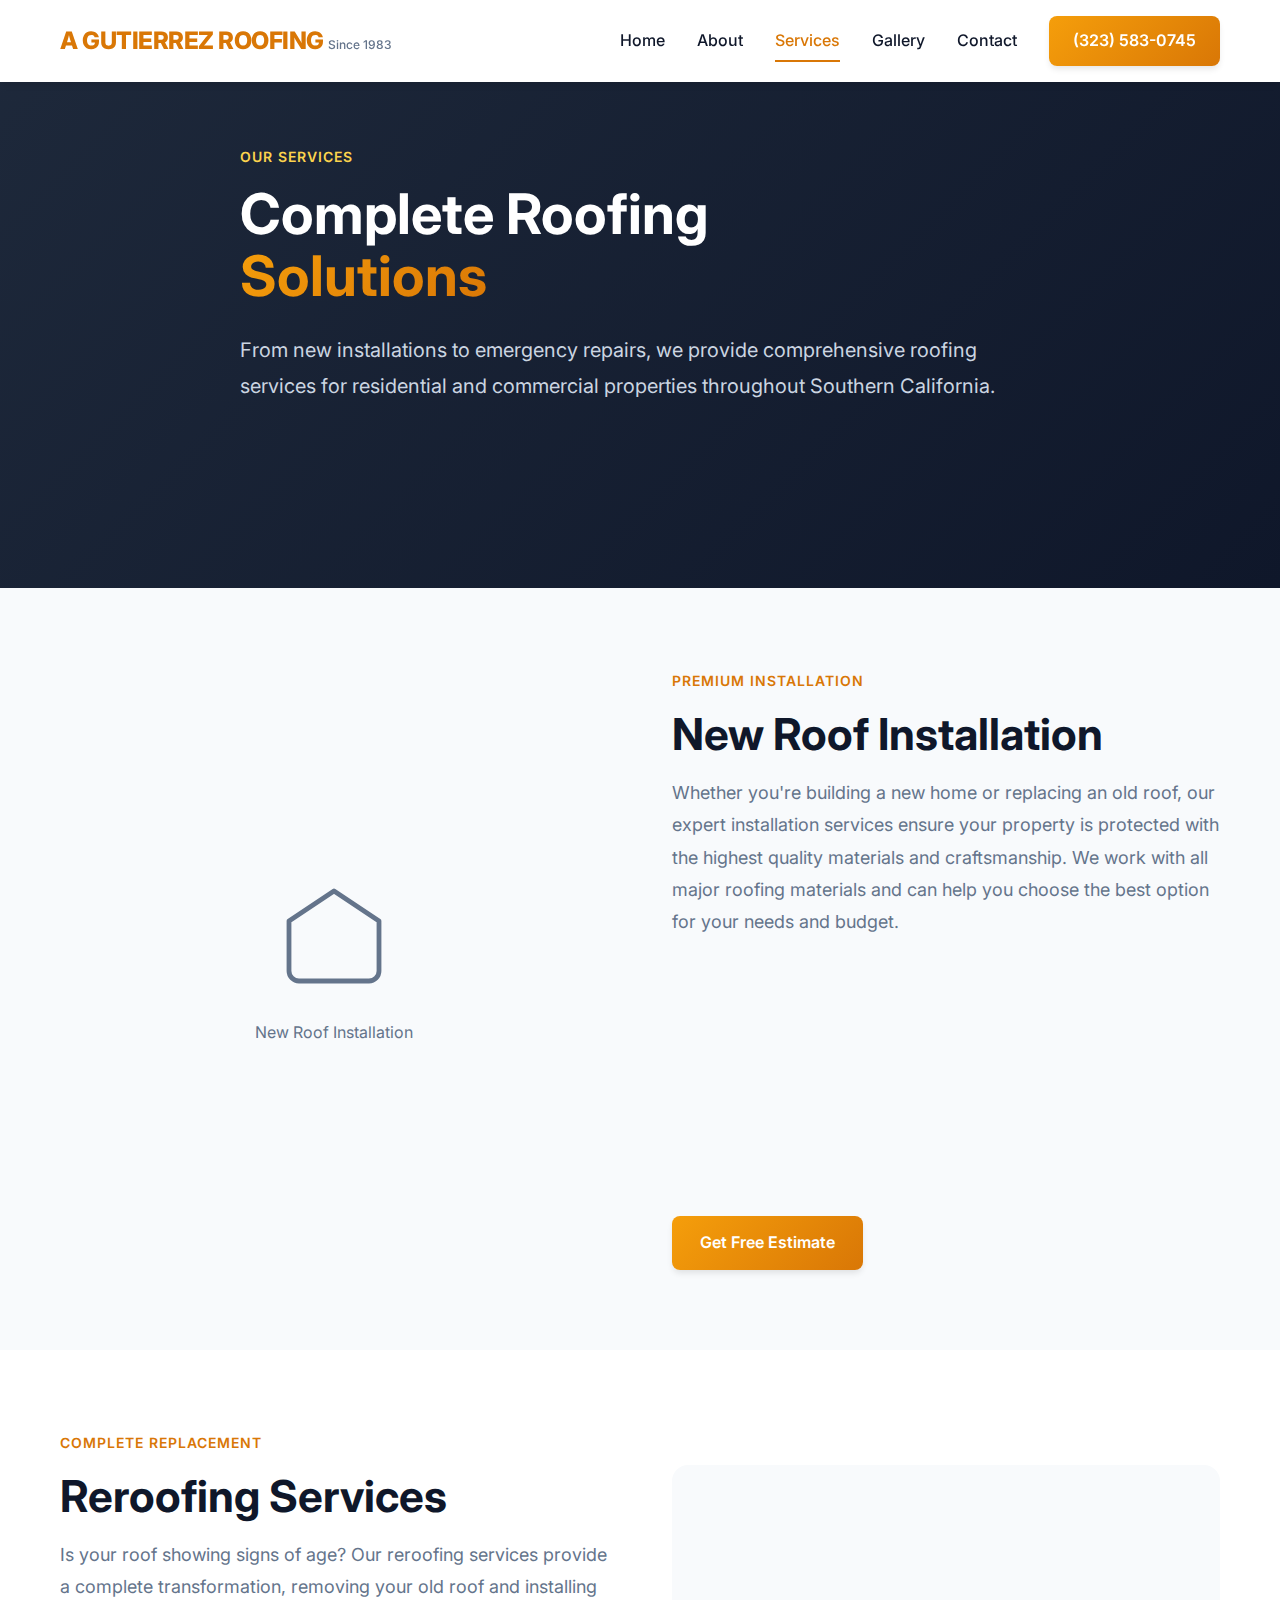
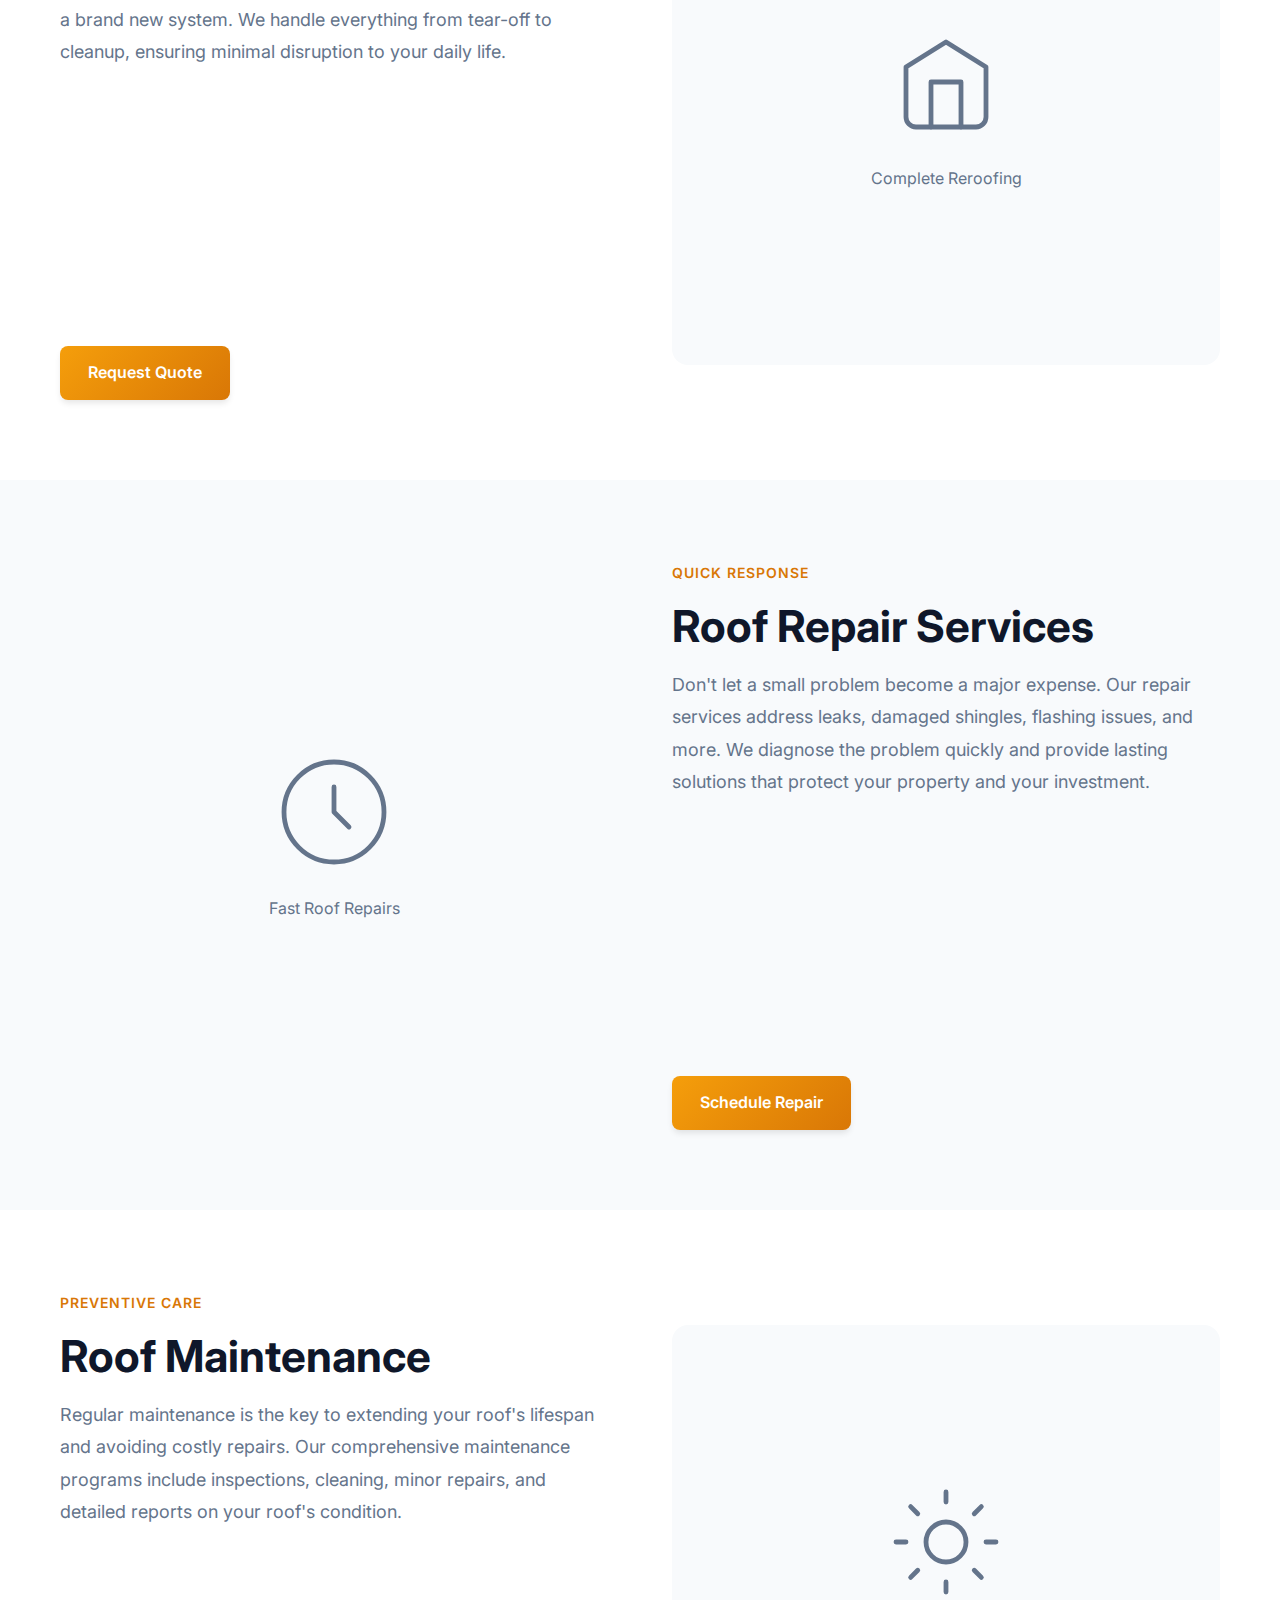
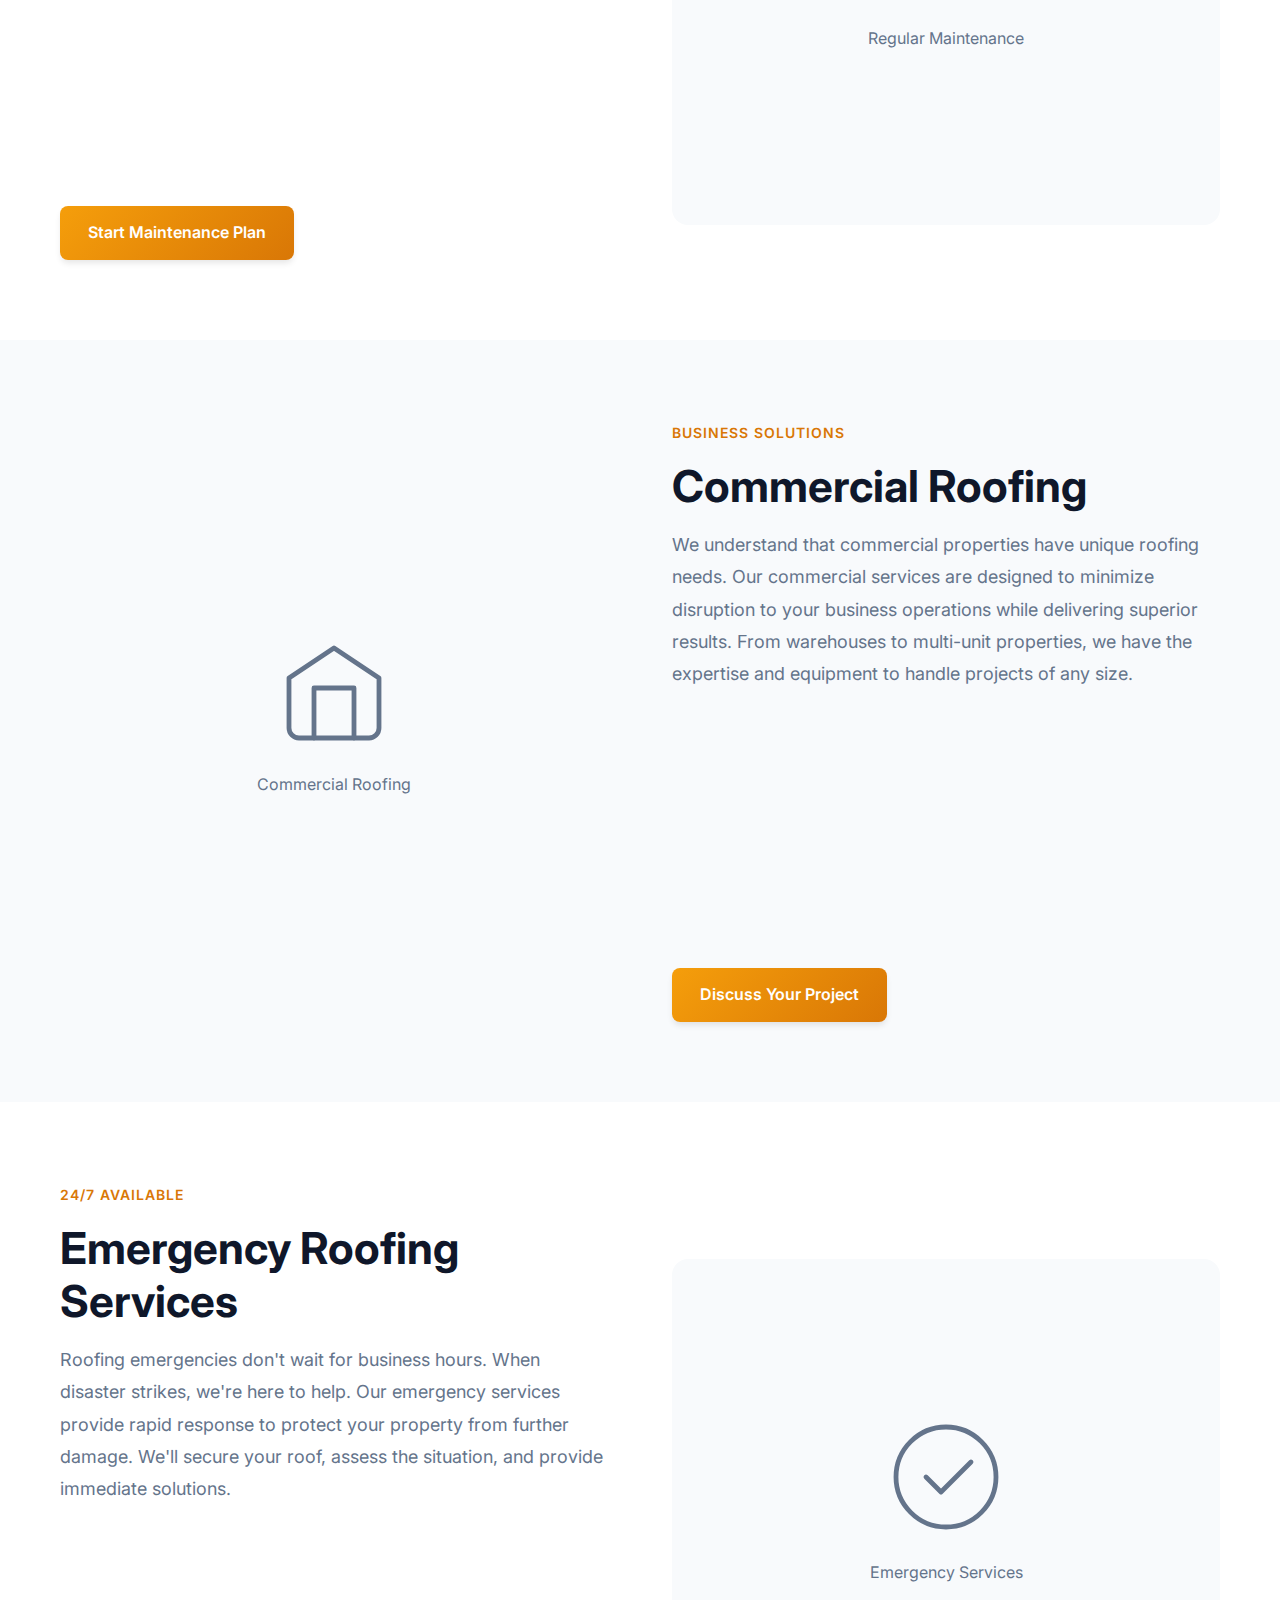
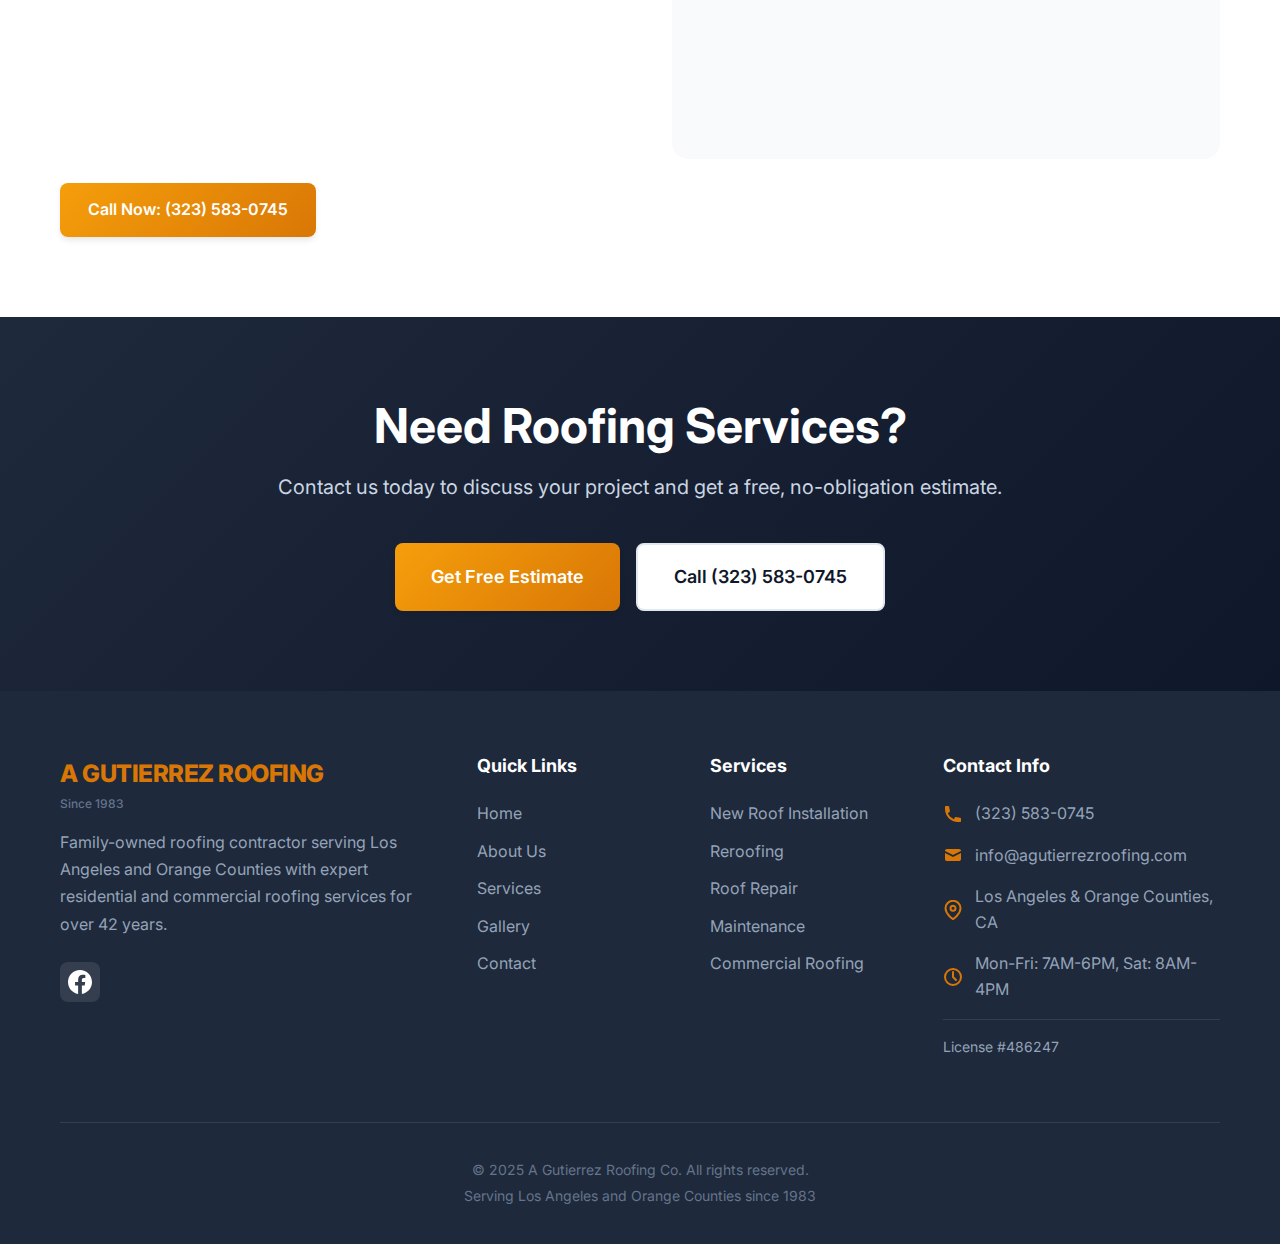
<file: services.html>
<!DOCTYPE html>
<html lang="en">
<head>
    <meta charset="UTF-8">
    <meta name="viewport" content="width=device-width, initial-scale=1.0">
    <meta name="description" content="Professional roofing services in Los Angeles & Orange Counties. New installations, repairs, reroofing, maintenance, and emergency services.">
    <title>Roofing Services | A Gutierrez Roofing Co.</title>
    <link rel="stylesheet" href="css/styles.css">
    <link rel="preconnect" href="https://fonts.googleapis.com">
    <link rel="preconnect" href="https://fonts.gstatic.com" crossorigin>
    <link href="https://fonts.googleapis.com/css2?family=Inter:wght@300;400;500;600;700;800&family=Playfair+Display:wght@700;800&display=swap" rel="stylesheet">
</head>
<body>
    <!-- Navigation -->
    <nav class="navbar" id="navbar">
        <div class="container">
            <div class="nav-wrapper">
                <div class="logo">
                    <a href="index.html">
                        <span class="logo-text">A GUTIERREZ ROOFING</span>
                        <span class="logo-subtext">Since 1983</span>
                    </a>
                </div>
                <div class="nav-menu" id="navMenu">
                    <a href="index.html" class="nav-link">Home</a>
                    <a href="about.html" class="nav-link">About</a>
                    <a href="services.html" class="nav-link active">Services</a>
                    <a href="gallery.html" class="nav-link">Gallery</a>
                    <a href="contact.html" class="nav-link">Contact</a>
                    <a href="tel:3235830745" class="nav-phone">(323) 583-0745</a>
                </div>
                <div class="nav-toggle" id="navToggle">
                    <span></span>
                    <span></span>
                    <span></span>
                </div>
            </div>
        </div>
    </nav>

    <!-- Page Header -->
    <section class="hero" style="min-height: 50vh;">
        <div class="hero-overlay"></div>
        <div class="container">
            <div class="hero-content">
                <span class="section-label" style="color: #FCD34D;">Our Services</span>
                <h1 class="hero-title" style="font-size: 3.5rem;">
                    Complete Roofing<br>
                    <span class="gradient-text">Solutions</span>
                </h1>
                <p class="hero-subtitle">
                    From new installations to emergency repairs, we provide comprehensive roofing services for residential and commercial properties throughout Southern California.
                </p>
            </div>
        </div>
    </section>

    <!-- New Installation Service -->
    <section class="services-section" id="new-installation">
        <div class="container">
            <div class="why-choose-grid">
                <div class="why-choose-image">
                    <div class="image-placeholder">
                        <svg width="100" height="100" viewBox="0 0 100 100" fill="none" xmlns="http://www.w3.org/2000/svg">
                            <path d="M12.5 37.5L50 12.5L87.5 37.5V79.1667C87.5 81.3768 86.6219 83.4964 85.0592 85.0592C83.4964 86.6219 81.3768 87.5 79.1667 87.5H20.8333C18.6232 87.5 16.5036 86.6219 14.9408 85.0592C13.3781 83.4964 12.5 81.3768 12.5 79.1667V37.5Z" stroke="currentColor" stroke-width="4" stroke-linecap="round" stroke-linejoin="round"/>
                        </svg>
                        <p>New Roof Installation</p>
                    </div>
                </div>
                <div class="why-choose-content">
                    <span class="section-label">Premium Installation</span>
                    <h2 class="section-title">New Roof Installation</h2>
                    <p class="why-choose-text">
                        Whether you're building a new home or replacing an old roof, our expert installation services ensure your property is protected with the highest quality materials and craftsmanship. We work with all major roofing materials and can help you choose the best option for your needs and budget.
                    </p>
                    <div class="why-features">
                        <div class="why-feature">
                            <div class="why-feature-icon">
                                <svg width="24" height="24" viewBox="0 0 24 24" fill="none" xmlns="http://www.w3.org/2000/svg">
                                    <path d="M9 12L11 14L15 10M21 12C21 16.9706 16.9706 21 12 21C7.02944 21 3 16.9706 3 12C3 7.02944 7.02944 3 12 3C16.9706 3 21 7.02944 21 12Z" stroke="currentColor" stroke-width="2" stroke-linecap="round" stroke-linejoin="round"/>
                                </svg>
                            </div>
                            <div>
                                <h4>Premium Materials</h4>
                                <p>Asphalt shingles, tile, metal, and flat roofing systems</p>
                            </div>
                        </div>
                        <div class="why-feature">
                            <div class="why-feature-icon">
                                <svg width="24" height="24" viewBox="0 0 24 24" fill="none" xmlns="http://www.w3.org/2000/svg">
                                    <path d="M9 12L11 14L15 10M21 12C21 16.9706 16.9706 21 12 21C7.02944 21 3 16.9706 3 12C3 7.02944 7.02944 3 12 3C16.9706 3 21 7.02944 21 12Z" stroke="currentColor" stroke-width="2" stroke-linecap="round" stroke-linejoin="round"/>
                                </svg>
                            </div>
                            <div>
                                <h4>Expert Installation</h4>
                                <p>Certified installers with decades of experience</p>
                            </div>
                        </div>
                        <div class="why-feature">
                            <div class="why-feature-icon">
                                <svg width="24" height="24" viewBox="0 0 24 24" fill="none" xmlns="http://www.w3.org/2000/svg">
                                    <path d="M9 12L11 14L15 10M21 12C21 16.9706 16.9706 21 12 21C7.02944 21 3 16.9706 3 12C3 7.02944 7.02944 3 12 3C16.9706 3 21 7.02944 21 12Z" stroke="currentColor" stroke-width="2" stroke-linecap="round" stroke-linejoin="round"/>
                                </svg>
                            </div>
                            <div>
                                <h4>Warranty Protection</h4>
                                <p>Comprehensive warranties on materials and workmanship</p>
                            </div>
                        </div>
                    </div>
                    <a href="contact.html" class="btn btn-primary">Get Free Estimate</a>
                </div>
            </div>
        </div>
    </section>

    <!-- Reroofing Service -->
    <section class="why-choose-section" id="reroofing">
        <div class="container">
            <div class="why-choose-grid">
                <div class="why-choose-content">
                    <span class="section-label">Complete Replacement</span>
                    <h2 class="section-title">Reroofing Services</h2>
                    <p class="why-choose-text">
                        Is your roof showing signs of age? Our reroofing services provide a complete transformation, removing your old roof and installing a brand new system. We handle everything from tear-off to cleanup, ensuring minimal disruption to your daily life.
                    </p>
                    <div class="why-features">
                        <div class="why-feature">
                            <div class="why-feature-icon">
                                <svg width="24" height="24" viewBox="0 0 24 24" fill="none" xmlns="http://www.w3.org/2000/svg">
                                    <path d="M9 12L11 14L15 10M21 12C21 16.9706 16.9706 21 12 21C7.02944 21 3 16.9706 3 12C3 7.02944 7.02944 3 12 3C16.9706 3 21 7.02944 21 12Z" stroke="currentColor" stroke-width="2" stroke-linecap="round" stroke-linejoin="round"/>
                                </svg>
                            </div>
                            <div>
                                <h4>Complete Tear-Off</h4>
                                <p>Safe removal of old roofing materials and inspection of decking</p>
                            </div>
                        </div>
                        <div class="why-feature">
                            <div class="why-feature-icon">
                                <svg width="24" height="24" viewBox="0 0 24 24" fill="none" xmlns="http://www.w3.org/2000/svg">
                                    <path d="M9 12L11 14L15 10M21 12C21 16.9706 16.9706 21 12 21C7.02944 21 3 16.9706 3 12C3 7.02944 7.02944 3 12 3C16.9706 3 21 7.02944 21 12Z" stroke="currentColor" stroke-width="2" stroke-linecap="round" stroke-linejoin="round"/>
                                </svg>
                            </div>
                            <div>
                                <h4>Modern Upgrades</h4>
                                <p>Energy-efficient materials and improved ventilation systems</p>
                            </div>
                        </div>
                        <div class="why-feature">
                            <div class="why-feature-icon">
                                <svg width="24" height="24" viewBox="0 0 24 24" fill="none" xmlns="http://www.w3.org/2000/svg">
                                    <path d="M9 12L11 14L15 10M21 12C21 16.9706 16.9706 21 12 21C7.02944 21 3 16.9706 3 12C3 7.02944 7.02944 3 12 3C16.9706 3 21 7.02944 21 12Z" stroke="currentColor" stroke-width="2" stroke-linecap="round" stroke-linejoin="round"/>
                                </svg>
                            </div>
                            <div>
                                <h4>Clean Worksite</h4>
                                <p>Thorough cleanup and debris removal included</p>
                            </div>
                        </div>
                    </div>
                    <a href="contact.html" class="btn btn-primary">Request Quote</a>
                </div>
                <div class="why-choose-image">
                    <div class="image-placeholder">
                        <svg width="100" height="100" viewBox="0 0 100 100" fill="none" xmlns="http://www.w3.org/2000/svg">
                            <path d="M83.3333 37.5L50 16.6667L16.6667 37.5V79.1667C16.6667 81.3768 17.5446 83.4964 19.1074 85.0592C20.6702 86.6219 22.7899 87.5 25 87.5H75C77.2101 87.5 79.3298 86.6219 80.8926 85.0592C82.4554 83.4964 83.3333 81.3768 83.3333 79.1667V37.5Z" stroke="currentColor" stroke-width="4" stroke-linecap="round" stroke-linejoin="round"/>
                            <path d="M37.5 87.5V50H62.5V87.5" stroke="currentColor" stroke-width="4" stroke-linecap="round" stroke-linejoin="round"/>
                        </svg>
                        <p>Complete Reroofing</p>
                    </div>
                </div>
            </div>
        </div>
    </section>

    <!-- Repair Service -->
    <section class="services-section" id="repair">
        <div class="container">
            <div class="why-choose-grid">
                <div class="why-choose-image">
                    <div class="image-placeholder">
                        <svg width="100" height="100" viewBox="0 0 100 100" fill="none" xmlns="http://www.w3.org/2000/svg">
                            <path d="M50 91.6667C73.0117 91.6667 91.6667 73.0117 91.6667 50C91.6667 26.9883 73.0117 8.33333 50 8.33333C26.9883 8.33333 8.33333 26.9883 8.33333 50C8.33333 73.0117 26.9883 91.6667 50 91.6667Z" stroke="currentColor" stroke-width="4" stroke-linecap="round" stroke-linejoin="round"/>
                            <path d="M50 29.1667V50L62.5 62.5" stroke="currentColor" stroke-width="4" stroke-linecap="round" stroke-linejoin="round"/>
                        </svg>
                        <p>Fast Roof Repairs</p>
                    </div>
                </div>
                <div class="why-choose-content">
                    <span class="section-label">Quick Response</span>
                    <h2 class="section-title">Roof Repair Services</h2>
                    <p class="why-choose-text">
                        Don't let a small problem become a major expense. Our repair services address leaks, damaged shingles, flashing issues, and more. We diagnose the problem quickly and provide lasting solutions that protect your property and your investment.
                    </p>
                    <div class="why-features">
                        <div class="why-feature">
                            <div class="why-feature-icon">
                                <svg width="24" height="24" viewBox="0 0 24 24" fill="none" xmlns="http://www.w3.org/2000/svg">
                                    <path d="M9 12L11 14L15 10M21 12C21 16.9706 16.9706 21 12 21C7.02944 21 3 16.9706 3 12C3 7.02944 7.02944 3 12 3C16.9706 3 21 7.02944 21 12Z" stroke="currentColor" stroke-width="2" stroke-linecap="round" stroke-linejoin="round"/>
                                </svg>
                            </div>
                            <div>
                                <h4>Leak Detection</h4>
                                <p>Advanced techniques to find and fix the source of leaks</p>
                            </div>
                        </div>
                        <div class="why-feature">
                            <div class="why-feature-icon">
                                <svg width="24" height="24" viewBox="0 0 24 24" fill="none" xmlns="http://www.w3.org/2000/svg">
                                    <path d="M9 12L11 14L15 10M21 12C21 16.9706 16.9706 21 12 21C7.02944 21 3 16.9706 3 12C3 7.02944 7.02944 3 12 3C16.9706 3 21 7.02944 21 12Z" stroke="currentColor" stroke-width="2" stroke-linecap="round" stroke-linejoin="round"/>
                                </svg>
                            </div>
                            <div>
                                <h4>Storm Damage</h4>
                                <p>Expert repairs for wind, hail, and weather-related damage</p>
                            </div>
                        </div>
                        <div class="why-feature">
                            <div class="why-feature-icon">
                                <svg width="24" height="24" viewBox="0 0 24 24" fill="none" xmlns="http://www.w3.org/2000/svg">
                                    <path d="M9 12L11 14L15 10M21 12C21 16.9706 16.9706 21 12 21C7.02944 21 3 16.9706 3 12C3 7.02944 7.02944 3 12 3C16.9706 3 21 7.02944 21 12Z" stroke="currentColor" stroke-width="2" stroke-linecap="round" stroke-linejoin="round"/>
                                </svg>
                            </div>
                            <div>
                                <h4>Same-Day Service</h4>
                                <p>Fast response times to prevent further damage</p>
                            </div>
                        </div>
                    </div>
                    <a href="contact.html" class="btn btn-primary">Schedule Repair</a>
                </div>
            </div>
        </div>
    </section>

    <!-- Maintenance Service -->
    <section class="why-choose-section" id="maintenance">
        <div class="container">
            <div class="why-choose-grid">
                <div class="why-choose-content">
                    <span class="section-label">Preventive Care</span>
                    <h2 class="section-title">Roof Maintenance</h2>
                    <p class="why-choose-text">
                        Regular maintenance is the key to extending your roof's lifespan and avoiding costly repairs. Our comprehensive maintenance programs include inspections, cleaning, minor repairs, and detailed reports on your roof's condition.
                    </p>
                    <div class="why-features">
                        <div class="why-feature">
                            <div class="why-feature-icon">
                                <svg width="24" height="24" viewBox="0 0 24 24" fill="none" xmlns="http://www.w3.org/2000/svg">
                                    <path d="M9 12L11 14L15 10M21 12C21 16.9706 16.9706 21 12 21C7.02944 21 3 16.9706 3 12C3 7.02944 7.02944 3 12 3C16.9706 3 21 7.02944 21 12Z" stroke="currentColor" stroke-width="2" stroke-linecap="round" stroke-linejoin="round"/>
                                </svg>
                            </div>
                            <div>
                                <h4>Regular Inspections</h4>
                                <p>Thorough examinations to catch issues early</p>
                            </div>
                        </div>
                        <div class="why-feature">
                            <div class="why-feature-icon">
                                <svg width="24" height="24" viewBox="0 0 24 24" fill="none" xmlns="http://www.w3.org/2000/svg">
                                    <path d="M9 12L11 14L15 10M21 12C21 16.9706 16.9706 21 12 21C7.02944 21 3 16.9706 3 12C3 7.02944 7.02944 3 12 3C16.9706 3 21 7.02944 21 12Z" stroke="currentColor" stroke-width="2" stroke-linecap="round" stroke-linejoin="round"/>
                                </svg>
                            </div>
                            <div>
                                <h4>Gutter Cleaning</h4>
                                <p>Keep water flowing properly to prevent damage</p>
                            </div>
                        </div>
                        <div class="why-feature">
                            <div class="why-feature-icon">
                                <svg width="24" height="24" viewBox="0 0 24 24" fill="none" xmlns="http://www.w3.org/2000/svg">
                                    <path d="M9 12L11 14L15 10M21 12C21 16.9706 16.9706 21 12 21C7.02944 21 3 16.9706 3 12C3 7.02944 7.02944 3 12 3C16.9706 3 21 7.02944 21 12Z" stroke="currentColor" stroke-width="2" stroke-linecap="round" stroke-linejoin="round"/>
                                </svg>
                            </div>
                            <div>
                                <h4>Detailed Reports</h4>
                                <p>Photo documentation and condition assessments</p>
                            </div>
                        </div>
                    </div>
                    <a href="contact.html" class="btn btn-primary">Start Maintenance Plan</a>
                </div>
                <div class="why-choose-image">
                    <div class="image-placeholder">
                        <svg width="100" height="100" viewBox="0 0 100 100" fill="none" xmlns="http://www.w3.org/2000/svg">
                            <path d="M50 8.33333V16.6667M50 83.3333V91.6667M91.6667 50H83.3333M16.6667 50H8.33333M79.4583 79.4583L73.5417 73.5417M73.5417 26.4583L79.4583 20.5417M20.5417 79.4583L26.4583 73.5417M26.4583 26.4583L20.5417 20.5417M66.6667 50C66.6667 59.2048 59.2048 66.6667 50 66.6667C40.7952 66.6667 33.3333 59.2048 33.3333 50C33.3333 40.7952 40.7952 33.3333 50 33.3333C59.2048 33.3333 66.6667 40.7952 66.6667 50Z" stroke="currentColor" stroke-width="4" stroke-linecap="round" stroke-linejoin="round"/>
                        </svg>
                        <p>Regular Maintenance</p>
                    </div>
                </div>
            </div>
        </div>
    </section>

    <!-- Commercial Service -->
    <section class="services-section" id="commercial">
        <div class="container">
            <div class="why-choose-grid">
                <div class="why-choose-image">
                    <div class="image-placeholder">
                        <svg width="100" height="100" viewBox="0 0 100 100" fill="none" xmlns="http://www.w3.org/2000/svg">
                            <path d="M12.5 41.6667L50 16.6667L87.5 41.6667V83.3333C87.5 85.5435 86.6219 87.663 85.0592 89.2259C83.4964 90.7887 81.3768 91.6667 79.1667 91.6667H20.8333C18.6232 91.6667 16.5036 90.7887 14.9408 89.2259C13.3781 87.663 12.5 85.5435 12.5 83.3333V41.6667Z" stroke="currentColor" stroke-width="4" stroke-linecap="round" stroke-linejoin="round"/>
                            <path d="M33.3333 91.6667V50H66.6667V91.6667" stroke="currentColor" stroke-width="4" stroke-linecap="round" stroke-linejoin="round"/>
                        </svg>
                        <p>Commercial Roofing</p>
                    </div>
                </div>
                <div class="why-choose-content">
                    <span class="section-label">Business Solutions</span>
                    <h2 class="section-title">Commercial Roofing</h2>
                    <p class="why-choose-text">
                        We understand that commercial properties have unique roofing needs. Our commercial services are designed to minimize disruption to your business operations while delivering superior results. From warehouses to multi-unit properties, we have the expertise and equipment to handle projects of any size.
                    </p>
                    <div class="why-features">
                        <div class="why-feature">
                            <div class="why-feature-icon">
                                <svg width="24" height="24" viewBox="0 0 24 24" fill="none" xmlns="http://www.w3.org/2000/svg">
                                    <path d="M9 12L11 14L15 10M21 12C21 16.9706 16.9706 21 12 21C7.02944 21 3 16.9706 3 12C3 7.02944 7.02944 3 12 3C16.9706 3 21 7.02944 21 12Z" stroke="currentColor" stroke-width="2" stroke-linecap="round" stroke-linejoin="round"/>
                                </svg>
                            </div>
                            <div>
                                <h4>Flat Roof Specialists</h4>
                                <p>TPO, EPDM, modified bitumen, and built-up roofing</p>
                            </div>
                        </div>
                        <div class="why-feature">
                            <div class="why-feature-icon">
                                <svg width="24" height="24" viewBox="0 0 24 24" fill="none" xmlns="http://www.w3.org/2000/svg">
                                    <path d="M9 12L11 14L15 10M21 12C21 16.9706 16.9706 21 12 21C7.02944 21 3 16.9706 3 12C3 7.02944 7.02944 3 12 3C16.9706 3 21 7.02944 21 12Z" stroke="currentColor" stroke-width="2" stroke-linecap="round" stroke-linejoin="round"/>
                                </svg>
                            </div>
                            <div>
                                <h4>Flexible Scheduling</h4>
                                <p>Work around your business hours to minimize disruption</p>
                            </div>
                        </div>
                        <div class="why-feature">
                            <div class="why-feature-icon">
                                <svg width="24" height="24" viewBox="0 0 24 24" fill="none" xmlns="http://www.w3.org/2000/svg">
                                    <path d="M9 12L11 14L15 10M21 12C21 16.9706 16.9706 21 12 21C7.02944 21 3 16.9706 3 12C3 7.02944 7.02944 3 12 3C16.9706 3 21 7.02944 21 12Z" stroke="currentColor" stroke-width="2" stroke-linecap="round" stroke-linejoin="round"/>
                                </svg>
                            </div>
                            <div>
                                <h4>Large-Scale Projects</h4>
                                <p>Equipment and expertise for commercial-sized roofs</p>
                            </div>
                        </div>
                    </div>
                    <a href="contact.html" class="btn btn-primary">Discuss Your Project</a>
                </div>
            </div>
        </div>
    </section>

    <!-- Emergency Service -->
    <section class="why-choose-section" id="emergency">
        <div class="container">
            <div class="why-choose-grid">
                <div class="why-choose-content">
                    <span class="section-label">24/7 Available</span>
                    <h2 class="section-title">Emergency Roofing Services</h2>
                    <p class="why-choose-text">
                        Roofing emergencies don't wait for business hours. When disaster strikes, we're here to help. Our emergency services provide rapid response to protect your property from further damage. We'll secure your roof, assess the situation, and provide immediate solutions.
                    </p>
                    <div class="why-features">
                        <div class="why-feature">
                            <div class="why-feature-icon">
                                <svg width="24" height="24" viewBox="0 0 24 24" fill="none" xmlns="http://www.w3.org/2000/svg">
                                    <path d="M9 12L11 14L15 10M21 12C21 16.9706 16.9706 21 12 21C7.02944 21 3 16.9706 3 12C3 7.02944 7.02944 3 12 3C16.9706 3 21 7.02944 21 12Z" stroke="currentColor" stroke-width="2" stroke-linecap="round" stroke-linejoin="round"/>
                                </svg>
                            </div>
                            <div>
                                <h4>Rapid Response</h4>
                                <p>Quick arrival to assess and secure your property</p>
                            </div>
                        </div>
                        <div class="why-feature">
                            <div class="why-feature-icon">
                                <svg width="24" height="24" viewBox="0 0 24 24" fill="none" xmlns="http://www.w3.org/2000/svg">
                                    <path d="M9 12L11 14L15 10M21 12C21 16.9706 16.9706 21 12 21C7.02944 21 3 16.9706 3 12C3 7.02944 7.02944 3 12 3C16.9706 3 21 7.02944 21 12Z" stroke="currentColor" stroke-width="2" stroke-linecap="round" stroke-linejoin="round"/>
                                </svg>
                            </div>
                            <div>
                                <h4>Temporary Repairs</h4>
                                <p>Emergency tarping and weatherproofing services</p>
                            </div>
                        </div>
                        <div class="why-feature">
                            <div class="why-feature-icon">
                                <svg width="24" height="24" viewBox="0 0 24 24" fill="none" xmlns="http://www.w3.org/2000/svg">
                                    <path d="M9 12L11 14L15 10M21 12C21 16.9706 16.9706 21 12 21C7.02944 21 3 16.9706 3 12C3 7.02944 7.02944 3 12 3C16.9706 3 21 7.02944 21 12Z" stroke="currentColor" stroke-width="2" stroke-linecap="round" stroke-linejoin="round"/>
                                </svg>
                            </div>
                            <div>
                                <h4>Insurance Assistance</h4>
                                <p>Help with documentation and claims process</p>
                            </div>
                        </div>
                    </div>
                    <a href="tel:3235830745" class="btn btn-primary">Call Now: (323) 583-0745</a>
                </div>
                <div class="why-choose-image">
                    <div class="image-placeholder">
                        <svg width="100" height="100" viewBox="0 0 100 100" fill="none" xmlns="http://www.w3.org/2000/svg">
                            <path d="M50 91.6667C73.0117 91.6667 91.6667 73.0117 91.6667 50C91.6667 26.9883 73.0117 8.33333 50 8.33333C26.9883 8.33333 8.33333 26.9883 8.33333 50C8.33333 73.0117 26.9883 91.6667 50 91.6667Z" stroke="currentColor" stroke-width="4" stroke-linecap="round" stroke-linejoin="round"/>
                            <path d="M33.3333 50L45.8333 62.5L70.8333 37.5" stroke="currentColor" stroke-width="4" stroke-linecap="round" stroke-linejoin="round"/>
                        </svg>
                        <p>Emergency Services</p>
                    </div>
                </div>
            </div>
        </div>
    </section>

    <!-- CTA Section -->
    <section class="cta-section">
        <div class="container">
            <div class="cta-content">
                <h2 class="cta-title">Need Roofing Services?</h2>
                <p class="cta-text">Contact us today to discuss your project and get a free, no-obligation estimate.</p>
                <div class="cta-buttons">
                    <a href="contact.html" class="btn btn-primary btn-lg">Get Free Estimate</a>
                    <a href="tel:3235830745" class="btn btn-secondary btn-lg">Call (323) 583-0745</a>
                </div>
            </div>
        </div>
    </section>

    <!-- Footer -->
    <footer class="footer">
        <div class="container">
            <div class="footer-grid">
                <div class="footer-col">
                    <div class="footer-logo">
                        <span class="logo-text">A GUTIERREZ ROOFING</span>
                        <span class="logo-subtext">Since 1983</span>
                    </div>
                    <p class="footer-description">Family-owned roofing contractor serving Los Angeles and Orange Counties with expert residential and commercial roofing services for over 42 years.</p>
                    <div class="footer-social">
                        <a href="https://www.facebook.com/pages/a-gutierrez-roofing/103796483019976" target="_blank" rel="noopener" aria-label="Facebook">
                            <svg width="24" height="24" viewBox="0 0 24 24" fill="currentColor" xmlns="http://www.w3.org/2000/svg">
                                <path d="M24 12.073C24 5.405 18.627 0 12 0S0 5.405 0 12.073C0 18.1 4.388 23.094 10.125 24v-8.437H7.078v-3.49h3.047v-2.66c0-3.025 1.792-4.697 4.533-4.697 1.312 0 2.686.235 2.686.235v2.971h-1.513c-1.491 0-1.956.93-1.956 1.886v2.265h3.328l-.532 3.49h-2.796V24C19.612 23.094 24 18.1 24 12.073z"/>
                            </svg>
                        </a>
                    </div>
                </div>
                <div class="footer-col">
                    <h4 class="footer-title">Quick Links</h4>
                    <ul class="footer-links">
                        <li><a href="index.html">Home</a></li>
                        <li><a href="about.html">About Us</a></li>
                        <li><a href="services.html">Services</a></li>
                        <li><a href="gallery.html">Gallery</a></li>
                        <li><a href="contact.html">Contact</a></li>
                    </ul>
                </div>
                <div class="footer-col">
                    <h4 class="footer-title">Services</h4>
                    <ul class="footer-links">
                        <li><a href="services.html#new-installation">New Roof Installation</a></li>
                        <li><a href="services.html#reroofing">Reroofing</a></li>
                        <li><a href="services.html#repair">Roof Repair</a></li>
                        <li><a href="services.html#maintenance">Maintenance</a></li>
                        <li><a href="services.html#commercial">Commercial Roofing</a></li>
                    </ul>
                </div>
                <div class="footer-col">
                    <h4 class="footer-title">Contact Info</h4>
                    <ul class="footer-contact">
                        <li>
                            <svg width="20" height="20" viewBox="0 0 20 20" fill="none" xmlns="http://www.w3.org/2000/svg">
                                <path d="M2 3C2 2.44772 2.44772 2 3 2H5.15287C5.64171 2 6.0589 2.35341 6.13927 2.8356L6.87858 7.27147C6.95075 7.70451 6.73206 8.13397 6.3394 8.3303L4.79126 9.10437C5.90756 11.8783 8.12168 14.0924 10.8956 15.2087L11.6697 13.6606C11.866 13.2679 12.2955 13.0492 12.7285 13.1214L17.1644 13.8607C17.6466 13.9411 18 14.3583 18 14.8471V17C18 17.5523 17.5523 18 17 18H15C7.8203 18 2 12.1797 2 5V3Z" fill="currentColor"/>
                            </svg>
                            <a href="tel:3235830745">(323) 583-0745</a>
                        </li>
                        <li>
                            <svg width="20" height="20" viewBox="0 0 20 20" fill="none" xmlns="http://www.w3.org/2000/svg">
                                <path d="M2.003 5.884L10 9.882L17.997 5.884C17.9674 5.37444 17.7441 4.89549 17.3728 4.54523C17.0016 4.19497 16.5104 3.99991 16 4H4C3.48958 3.99991 2.99845 4.19497 2.62717 4.54523C2.2559 4.89549 2.03256 5.37444 2.003 5.884Z" fill="currentColor"/>
                                <path d="M18 8.118L10 12.118L2 8.118V14C2 14.5304 2.21071 15.0391 2.58579 15.4142C2.96086 15.7893 3.46957 16 4 16H16C16.5304 16 17.0391 15.7893 17.4142 15.4142C17.7893 15.0391 18 14.5304 18 14V8.118Z" fill="currentColor"/>
                            </svg>
                            <a href="mailto:info@agutierrezroofing.com">info@agutierrezroofing.com</a>
                        </li>
                        <li>
                            <svg width="20" height="20" viewBox="0 0 20 20" fill="none" xmlns="http://www.w3.org/2000/svg">
                                <path d="M17.5 8.33333C17.5 14.1667 10 19.1667 10 19.1667C10 19.1667 2.5 14.1667 2.5 8.33333C2.5 6.34421 3.29018 4.43655 4.6967 3.03141C6.10322 1.62627 8.01088 0.833328 10 0.833328C11.9891 0.833328 13.8968 1.62627 15.3033 3.03141C16.7098 4.43655 17.5 6.34421 17.5 8.33333Z" stroke="currentColor" stroke-width="2" stroke-linecap="round" stroke-linejoin="round"/>
                                <path d="M10 10.8333C11.3807 10.8333 12.5 9.71405 12.5 8.33333C12.5 6.95262 11.3807 5.83333 10 5.83333C8.61929 5.83333 7.5 6.95262 7.5 8.33333C7.5 9.71405 8.61929 10.8333 10 10.8333Z" stroke="currentColor" stroke-width="2" stroke-linecap="round" stroke-linejoin="round"/>
                            </svg>
                            <span>Los Angeles & Orange Counties, CA</span>
                        </li>
                        <li>
                            <svg width="20" height="20" viewBox="0 0 20 20" fill="none" xmlns="http://www.w3.org/2000/svg">
                                <path d="M10 18C14.4183 18 18 14.4183 18 10C18 5.58172 14.4183 2 10 2C5.58172 2 2 5.58172 2 10C2 14.4183 5.58172 18 10 18Z" stroke="currentColor" stroke-width="2" stroke-linecap="round" stroke-linejoin="round"/>
                                <path d="M10 5V10L13 13" stroke="currentColor" stroke-width="2" stroke-linecap="round" stroke-linejoin="round"/>
                            </svg>
                            <span>Mon-Fri: 7AM-6PM, Sat: 8AM-4PM</span>
                        </li>
                    </ul>
                    <p class="footer-license">License #486247</p>
                </div>
            </div>
            <div class="footer-bottom">
                <p>&copy; 2025 A Gutierrez Roofing Co. All rights reserved.</p>
                <p>Serving Los Angeles and Orange Counties since 1983</p>
            </div>
        </div>
    </footer>

    <script src="js/main.js"></script>
</body>
</html>
</file>
<file: css/styles.css>
/* Reset & Base Styles */
* {
    margin: 0;
    padding: 0;
    box-sizing: border-box;
}

:root {
    --primary-color: #D97706;
    --primary-dark: #B45309;
    --primary-light: #F59E0B;
    --secondary-color: #1E293B;
    --secondary-light: #334155;
    --accent-color: #0EA5E9;
    --text-dark: #0F172A;
    --text-light: #64748B;
    --bg-light: #F8FAFC;
    --bg-white: #FFFFFF;
    --border-color: #E2E8F0;
    --success-color: #10B981;
    --gradient-primary: linear-gradient(135deg, #F59E0B 0%, #D97706 100%);
    --gradient-dark: linear-gradient(135deg, #1E293B 0%, #0F172A 100%);
    --shadow-sm: 0 1px 2px 0 rgba(0, 0, 0, 0.05);
    --shadow-md: 0 4px 6px -1px rgba(0, 0, 0, 0.1);
    --shadow-lg: 0 10px 15px -3px rgba(0, 0, 0, 0.1);
    --shadow-xl: 0 20px 25px -5px rgba(0, 0, 0, 0.1);
}

html {
    scroll-behavior: smooth;
}

body {
    font-family: 'Inter', -apple-system, BlinkMacSystemFont, 'Segoe UI', Roboto, Oxygen, Ubuntu, Cantarell, sans-serif;
    color: var(--text-dark);
    line-height: 1.6;
    background-color: var(--bg-white);
    overflow-x: hidden;
}

.container {
    max-width: 1200px;
    margin: 0 auto;
    padding: 0 20px;
}

/* Typography */
h1, h2, h3, h4, h5, h6 {
    font-weight: 700;
    line-height: 1.2;
    color: var(--text-dark);
}

h1 {
    font-size: 3.5rem;
}

h2 {
    font-size: 2.5rem;
}

h3 {
    font-size: 1.75rem;
}

p {
    margin-bottom: 1rem;
}

a {
    text-decoration: none;
    color: inherit;
    transition: all 0.3s ease;
}

/* Navigation */
.navbar {
    position: fixed;
    top: 0;
    left: 0;
    right: 0;
    background: var(--bg-white);
    box-shadow: var(--shadow-md);
    z-index: 1000;
    transition: all 0.3s ease;
}

.navbar.scrolled {
    box-shadow: var(--shadow-lg);
}

.nav-wrapper {
    display: flex;
    justify-content: space-between;
    align-items: center;
    padding: 1rem 0;
}

.logo {
    display: flex;
    flex-direction: column;
}

.logo-text {
    font-size: 1.5rem;
    font-weight: 800;
    color: var(--primary-color);
    letter-spacing: -0.5px;
}

.logo-subtext {
    font-size: 0.75rem;
    color: var(--text-light);
    font-weight: 500;
}

.nav-menu {
    display: flex;
    align-items: center;
    gap: 2rem;
}

.nav-link {
    font-weight: 500;
    color: var(--text-dark);
    position: relative;
    padding: 0.5rem 0;
}

.nav-link:hover,
.nav-link.active {
    color: var(--primary-color);
}

.nav-link::after {
    content: '';
    position: absolute;
    bottom: 0;
    left: 0;
    width: 0;
    height: 2px;
    background: var(--primary-color);
    transition: width 0.3s ease;
}

.nav-link:hover::after,
.nav-link.active::after {
    width: 100%;
}

.nav-phone {
    background: var(--gradient-primary);
    color: white;
    padding: 0.75rem 1.5rem;
    border-radius: 8px;
    font-weight: 600;
    box-shadow: var(--shadow-md);
}

.nav-phone:hover {
    transform: translateY(-2px);
    box-shadow: var(--shadow-lg);
}

.nav-toggle {
    display: none;
    flex-direction: column;
    gap: 4px;
    cursor: pointer;
}

.nav-toggle span {
    width: 25px;
    height: 3px;
    background: var(--text-dark);
    border-radius: 2px;
    transition: all 0.3s ease;
}

/* Hero Section */
.hero {
    position: relative;
    min-height: 100vh;
    display: flex;
    align-items: center;
    background: var(--gradient-dark);
    padding-top: 80px;
    overflow: hidden;
}

.hero::before {
    content: '';
    position: absolute;
    top: 0;
    left: 0;
    right: 0;
    bottom: 0;
    background: url('data:image/svg+xml,<svg width="100" height="100" xmlns="http://www.w3.org/2000/svg"><defs><pattern id="grid" width="100" height="100" patternUnits="userSpaceOnUse"><path d="M 100 0 L 0 0 0 100" fill="none" stroke="rgba(255,255,255,0.05)" stroke-width="1"/></pattern></defs><rect width="100%" height="100%" fill="url(%23grid)"/></svg>');
    opacity: 0.5;
}

.hero-overlay {
    position: absolute;
    top: 0;
    left: 0;
    right: 0;
    bottom: 0;
    background: linear-gradient(135deg, rgba(30, 41, 59, 0.95) 0%, rgba(15, 23, 42, 0.95) 100%);
}

.hero-content {
    position: relative;
    z-index: 2;
    max-width: 800px;
    padding: 4rem 0;
}

.hero-badge {
    display: inline-flex;
    align-items: center;
    gap: 0.5rem;
    background: rgba(251, 191, 36, 0.1);
    border: 1px solid rgba(251, 191, 36, 0.3);
    color: #FCD34D;
    padding: 0.5rem 1rem;
    border-radius: 50px;
    font-size: 0.875rem;
    font-weight: 600;
    margin-bottom: 2rem;
}

.hero-title {
    font-size: 4rem;
    color: white;
    margin-bottom: 1.5rem;
    line-height: 1.1;
}

.gradient-text {
    background: var(--gradient-primary);
    -webkit-background-clip: text;
    -webkit-text-fill-color: transparent;
    background-clip: text;
}

.hero-subtitle {
    font-size: 1.25rem;
    color: #CBD5E1;
    margin-bottom: 2.5rem;
    line-height: 1.8;
}

.hero-cta {
    display: flex;
    gap: 1rem;
    margin-bottom: 3rem;
    flex-wrap: wrap;
}

.hero-features {
    display: flex;
    gap: 2rem;
    flex-wrap: wrap;
}

.hero-feature {
    display: flex;
    align-items: center;
    gap: 0.5rem;
    color: #94A3B8;
    font-size: 0.875rem;
}

.hero-feature svg {
    color: var(--primary-color);
}

/* Buttons */
.btn {
    display: inline-flex;
    align-items: center;
    justify-content: center;
    gap: 0.5rem;
    padding: 0.875rem 1.75rem;
    border-radius: 8px;
    font-weight: 600;
    font-size: 1rem;
    cursor: pointer;
    border: none;
    transition: all 0.3s ease;
    text-align: center;
}

.btn-primary {
    background: var(--gradient-primary);
    color: white;
    box-shadow: var(--shadow-md);
}

.btn-primary:hover {
    transform: translateY(-2px);
    box-shadow: var(--shadow-xl);
}

.btn-secondary {
    background: white;
    color: var(--text-dark);
    border: 2px solid var(--border-color);
}

.btn-secondary:hover {
    border-color: var(--primary-color);
    color: var(--primary-color);
    transform: translateY(-2px);
}

.btn-lg {
    padding: 1.125rem 2.25rem;
    font-size: 1.125rem;
}

.btn-block {
    width: 100%;
}

/* Trust Bar */
.trust-bar {
    background: var(--bg-white);
    padding: 3rem 0;
    border-bottom: 1px solid var(--border-color);
}

.trust-items {
    display: grid;
    grid-template-columns: repeat(auto-fit, minmax(200px, 1fr));
    gap: 2rem;
    text-align: center;
}

.trust-number {
    font-size: 2.5rem;
    font-weight: 800;
    color: var(--primary-color);
    margin-bottom: 0.5rem;
}

.trust-label {
    color: var(--text-light);
    font-weight: 500;
}

/* Section Styles */
section {
    padding: 5rem 0;
}

.section-header {
    text-align: center;
    max-width: 700px;
    margin: 0 auto 4rem;
}

.section-label {
    display: inline-block;
    color: var(--primary-color);
    font-weight: 600;
    font-size: 0.875rem;
    text-transform: uppercase;
    letter-spacing: 1px;
    margin-bottom: 1rem;
}

.section-title {
    font-size: 2.75rem;
    margin-bottom: 1rem;
}

.section-subtitle {
    font-size: 1.125rem;
    color: var(--text-light);
}

/* Services Section */
.services-section {
    background: var(--bg-light);
}

.services-grid {
    display: grid;
    grid-template-columns: repeat(auto-fit, minmax(320px, 1fr));
    gap: 2rem;
}

.service-card {
    background: white;
    padding: 2.5rem;
    border-radius: 16px;
    box-shadow: var(--shadow-md);
    transition: all 0.3s ease;
}

.service-card:hover {
    transform: translateY(-8px);
    box-shadow: var(--shadow-xl);
}

.service-icon {
    width: 80px;
    height: 80px;
    background: var(--gradient-primary);
    border-radius: 16px;
    display: flex;
    align-items: center;
    justify-content: center;
    margin-bottom: 1.5rem;
    color: white;
}

.service-title {
    font-size: 1.5rem;
    margin-bottom: 1rem;
}

.service-description {
    color: var(--text-light);
    margin-bottom: 1.5rem;
    line-height: 1.7;
}

.service-link {
    color: var(--primary-color);
    font-weight: 600;
    display: inline-flex;
    align-items: center;
    gap: 0.5rem;
}

.service-link:hover {
    gap: 0.75rem;
}

/* Why Choose Section */
.why-choose-section {
    background: white;
}

.why-choose-grid {
    display: grid;
    grid-template-columns: 1fr 1fr;
    gap: 4rem;
    align-items: center;
}

.why-choose-text {
    font-size: 1.125rem;
    color: var(--text-light);
    margin-bottom: 2rem;
    line-height: 1.8;
}

.why-features {
    display: flex;
    flex-direction: column;
    gap: 1.5rem;
    margin-bottom: 2rem;
}

.why-feature {
    display: flex;
    gap: 1rem;
}

.why-feature-icon {
    flex-shrink: 0;
    width: 48px;
    height: 48px;
    background: var(--gradient-primary);
    border-radius: 12px;
    display: flex;
    align-items: center;
    justify-content: center;
    color: white;
}

.why-feature h4 {
    font-size: 1.125rem;
    margin-bottom: 0.5rem;
}

.why-feature p {
    color: var(--text-light);
    margin: 0;
}

.why-choose-image {
    background: var(--bg-light);
    border-radius: 16px;
    height: 500px;
    display: flex;
    align-items: center;
    justify-content: center;
}

.image-placeholder {
    text-align: center;
    color: var(--text-light);
}

.image-placeholder svg {
    width: 120px;
    height: 120px;
    margin-bottom: 1rem;
}

/* Quote Section */
.quote-section {
    background: var(--bg-light);
}

.quote-grid {
    display: grid;
    grid-template-columns: 1fr 1fr;
    gap: 4rem;
    align-items: start;
}

.quote-text {
    font-size: 1.125rem;
    color: var(--text-light);
    margin-bottom: 2rem;
    line-height: 1.8;
}

.quote-benefits {
    display: flex;
    flex-direction: column;
    gap: 1rem;
    margin-bottom: 2rem;
}

.quote-benefit {
    display: flex;
    align-items: center;
    gap: 0.75rem;
    color: var(--text-dark);
    font-weight: 500;
}

.quote-benefit svg {
    color: var(--success-color);
    flex-shrink: 0;
}

.quote-contact {
    background: white;
    padding: 2rem;
    border-radius: 12px;
    border: 2px solid var(--border-color);
}

.quote-phone {
    font-size: 1.75rem;
    font-weight: 700;
    color: var(--primary-color);
    display: block;
    margin: 0.5rem 0 1rem;
}

.quote-hours {
    color: var(--text-light);
    font-size: 0.875rem;
    margin: 0;
}

.quote-form-wrapper {
    background: white;
    padding: 3rem;
    border-radius: 16px;
    box-shadow: var(--shadow-xl);
}

.quote-form {
    display: flex;
    flex-direction: column;
    gap: 1.5rem;
}

.form-row {
    display: grid;
    grid-template-columns: 1fr 1fr;
    gap: 1.5rem;
}

.form-group {
    display: flex;
    flex-direction: column;
    gap: 0.5rem;
}

.form-group label {
    font-weight: 600;
    color: var(--text-dark);
    font-size: 0.875rem;
}

.form-group input,
.form-group select,
.form-group textarea {
    padding: 0.875rem 1rem;
    border: 2px solid var(--border-color);
    border-radius: 8px;
    font-size: 1rem;
    font-family: inherit;
    transition: all 0.3s ease;
}

.form-group input:focus,
.form-group select:focus,
.form-group textarea:focus {
    outline: none;
    border-color: var(--primary-color);
    box-shadow: 0 0 0 3px rgba(217, 119, 6, 0.1);
}

.form-note {
    font-size: 0.75rem;
    color: var(--text-light);
    text-align: center;
    margin: 0;
}

/* Testimonials Section */
.testimonials-section {
    background: white;
}

.testimonials-grid {
    display: grid;
    grid-template-columns: repeat(auto-fit, minmax(320px, 1fr));
    gap: 2rem;
}

.testimonial-card {
    background: var(--bg-light);
    padding: 2.5rem;
    border-radius: 16px;
    border: 2px solid var(--border-color);
}

.testimonial-stars {
    display: flex;
    gap: 0.25rem;
    color: #FCD34D;
    margin-bottom: 1.5rem;
}

.testimonial-text {
    font-size: 1.125rem;
    color: var(--text-dark);
    margin-bottom: 1.5rem;
    line-height: 1.7;
    font-style: italic;
}

.testimonial-author {
    display: flex;
    flex-direction: column;
    gap: 0.25rem;
}

.testimonial-author strong {
    color: var(--text-dark);
    font-weight: 600;
}

.testimonial-author span {
    color: var(--text-light);
    font-size: 0.875rem;
}

/* CTA Section */
.cta-section {
    background: var(--gradient-dark);
    text-align: center;
    padding: 5rem 0;
}

.cta-title {
    color: white;
    font-size: 3rem;
    margin-bottom: 1rem;
}

.cta-text {
    color: #CBD5E1;
    font-size: 1.25rem;
    margin-bottom: 2.5rem;
}

.cta-buttons {
    display: flex;
    gap: 1rem;
    justify-content: center;
    flex-wrap: wrap;
}

/* Footer */
.footer {
    background: var(--secondary-color);
    color: #CBD5E1;
    padding: 4rem 0 2rem;
}

.footer-grid {
    display: grid;
    grid-template-columns: 2fr 1fr 1fr 1.5fr;
    gap: 3rem;
    margin-bottom: 3rem;
}

.footer-logo {
    display: flex;
    flex-direction: column;
    margin-bottom: 1rem;
}

.footer-description {
    color: #94A3B8;
    margin-bottom: 1.5rem;
    line-height: 1.7;
}

.footer-social {
    display: flex;
    gap: 1rem;
}

.footer-social a {
    width: 40px;
    height: 40px;
    background: rgba(255, 255, 255, 0.1);
    border-radius: 8px;
    display: flex;
    align-items: center;
    justify-content: center;
    color: white;
}

.footer-social a:hover {
    background: var(--primary-color);
}

.footer-title {
    color: white;
    font-size: 1.125rem;
    margin-bottom: 1.5rem;
}

.footer-links {
    list-style: none;
    display: flex;
    flex-direction: column;
    gap: 0.75rem;
}

.footer-links a {
    color: #94A3B8;
}

.footer-links a:hover {
    color: var(--primary-color);
}

.footer-contact {
    list-style: none;
    display: flex;
    flex-direction: column;
    gap: 1rem;
}

.footer-contact li {
    display: flex;
    align-items: center;
    gap: 0.75rem;
    color: #94A3B8;
}

.footer-contact svg {
    flex-shrink: 0;
    color: var(--primary-color);
}

.footer-contact a {
    color: #94A3B8;
}

.footer-contact a:hover {
    color: var(--primary-color);
}

.footer-license {
    margin-top: 1rem;
    padding-top: 1rem;
    border-top: 1px solid rgba(255, 255, 255, 0.1);
    color: #94A3B8;
    font-size: 0.875rem;
}

.footer-bottom {
    text-align: center;
    padding-top: 2rem;
    border-top: 1px solid rgba(255, 255, 255, 0.1);
    color: #64748B;
    font-size: 0.875rem;
}

.footer-bottom p {
    margin: 0.25rem 0;
}

/* Responsive Design */
@media (max-width: 1024px) {
    .hero-title {
        font-size: 3rem;
    }
    
    .section-title {
        font-size: 2.25rem;
    }
    
    .why-choose-grid,
    .quote-grid {
        grid-template-columns: 1fr;
        gap: 3rem;
    }
    
    .footer-grid {
        grid-template-columns: 1fr 1fr;
        gap: 2rem;
    }
}

@media (max-width: 768px) {
    .nav-menu {
        position: fixed;
        top: 70px;
        left: -100%;
        width: 100%;
        height: calc(100vh - 70px);
        background: white;
        flex-direction: column;
        padding: 2rem;
        box-shadow: var(--shadow-xl);
        transition: left 0.3s ease;
    }
    
    .nav-menu.active {
        left: 0;
    }
    
    .nav-toggle {
        display: flex;
    }
    
    .hero-title {
        font-size: 2.5rem;
    }
    
    .hero-subtitle {
        font-size: 1.125rem;
    }
    
    .hero-cta {
        flex-direction: column;
    }
    
    .btn-lg {
        width: 100%;
    }
    
    .section-title {
        font-size: 2rem;
    }
    
    .services-grid {
        grid-template-columns: 1fr;
    }
    
    .form-row {
        grid-template-columns: 1fr;
    }
    
    .quote-form-wrapper {
        padding: 2rem;
    }
    
    .cta-title {
        font-size: 2rem;
    }
    
    .footer-grid {
        grid-template-columns: 1fr;
    }
}

@media (max-width: 480px) {
    .hero-title {
        font-size: 2rem;
    }
    
    .section-title {
        font-size: 1.75rem;
    }
    
    .trust-items {
        grid-template-columns: 1fr 1fr;
    }
    
    .service-card {
        padding: 2rem;
    }
}
</file>
